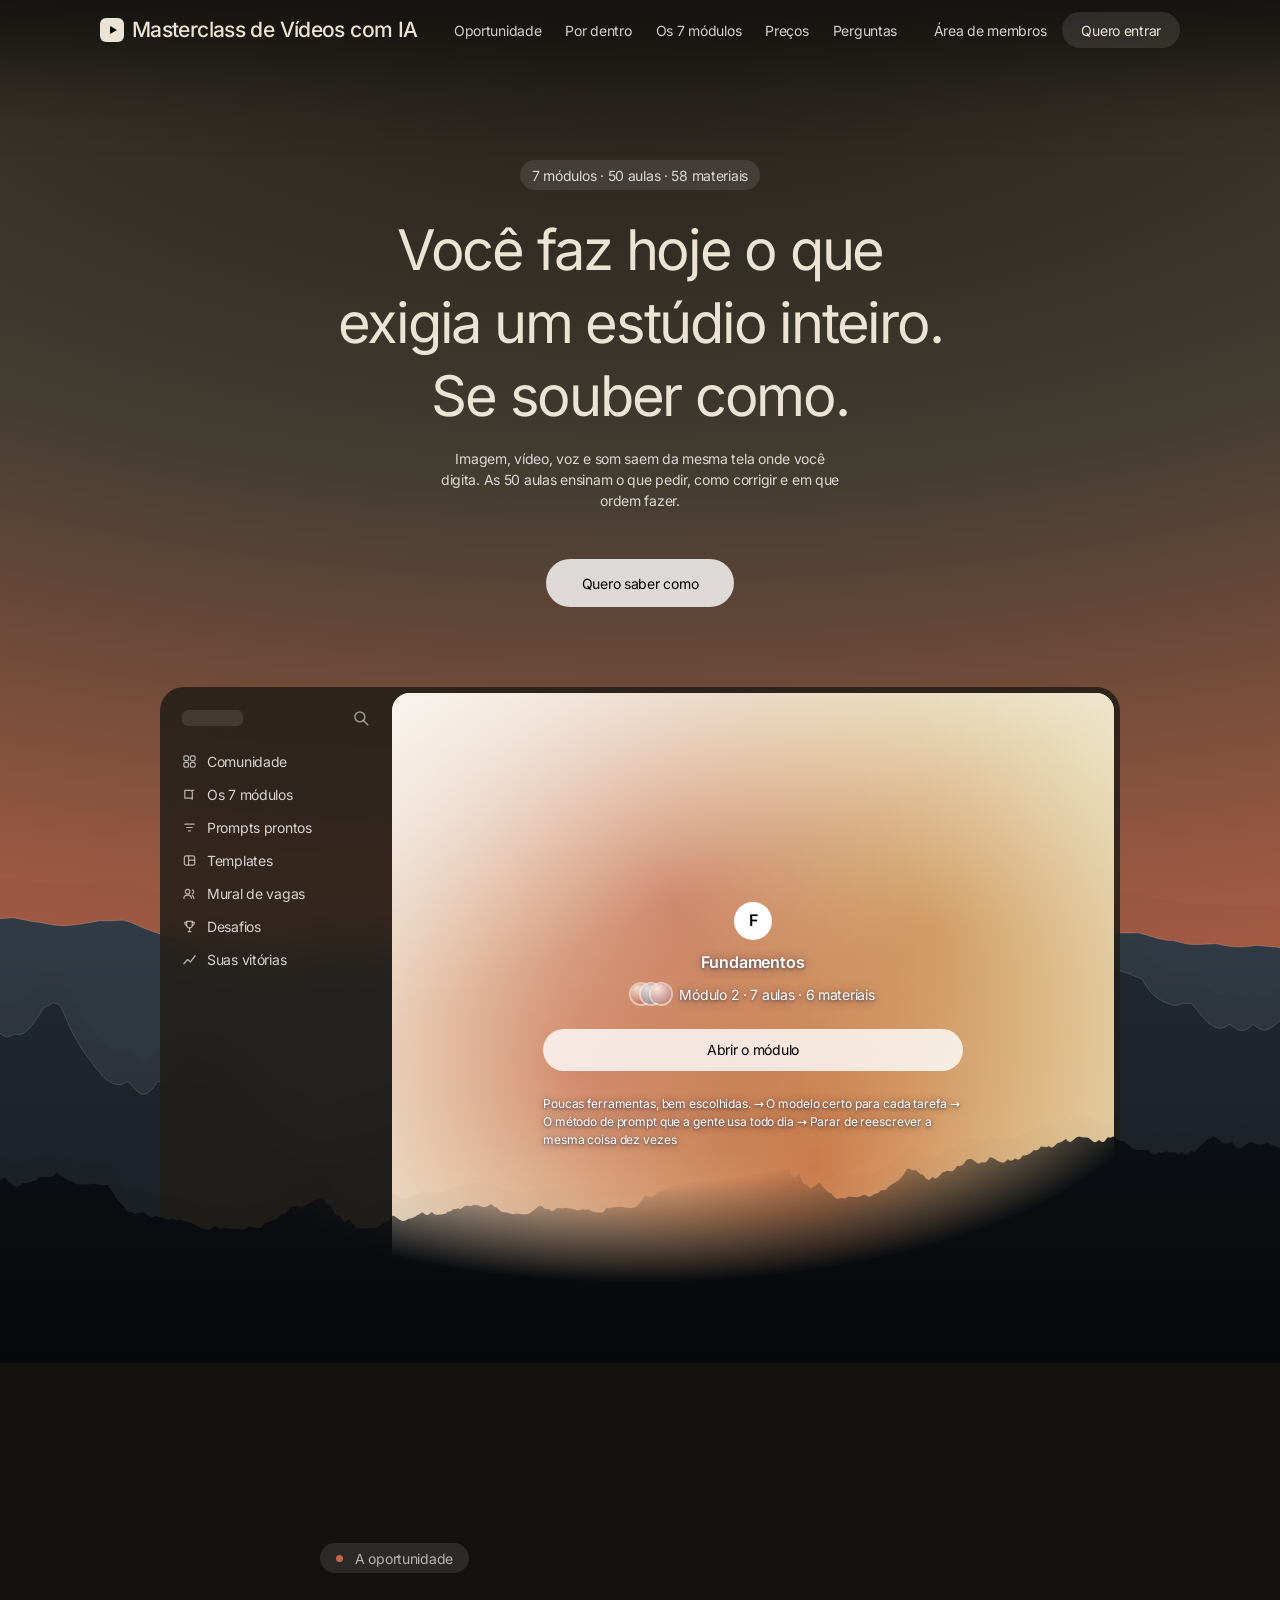
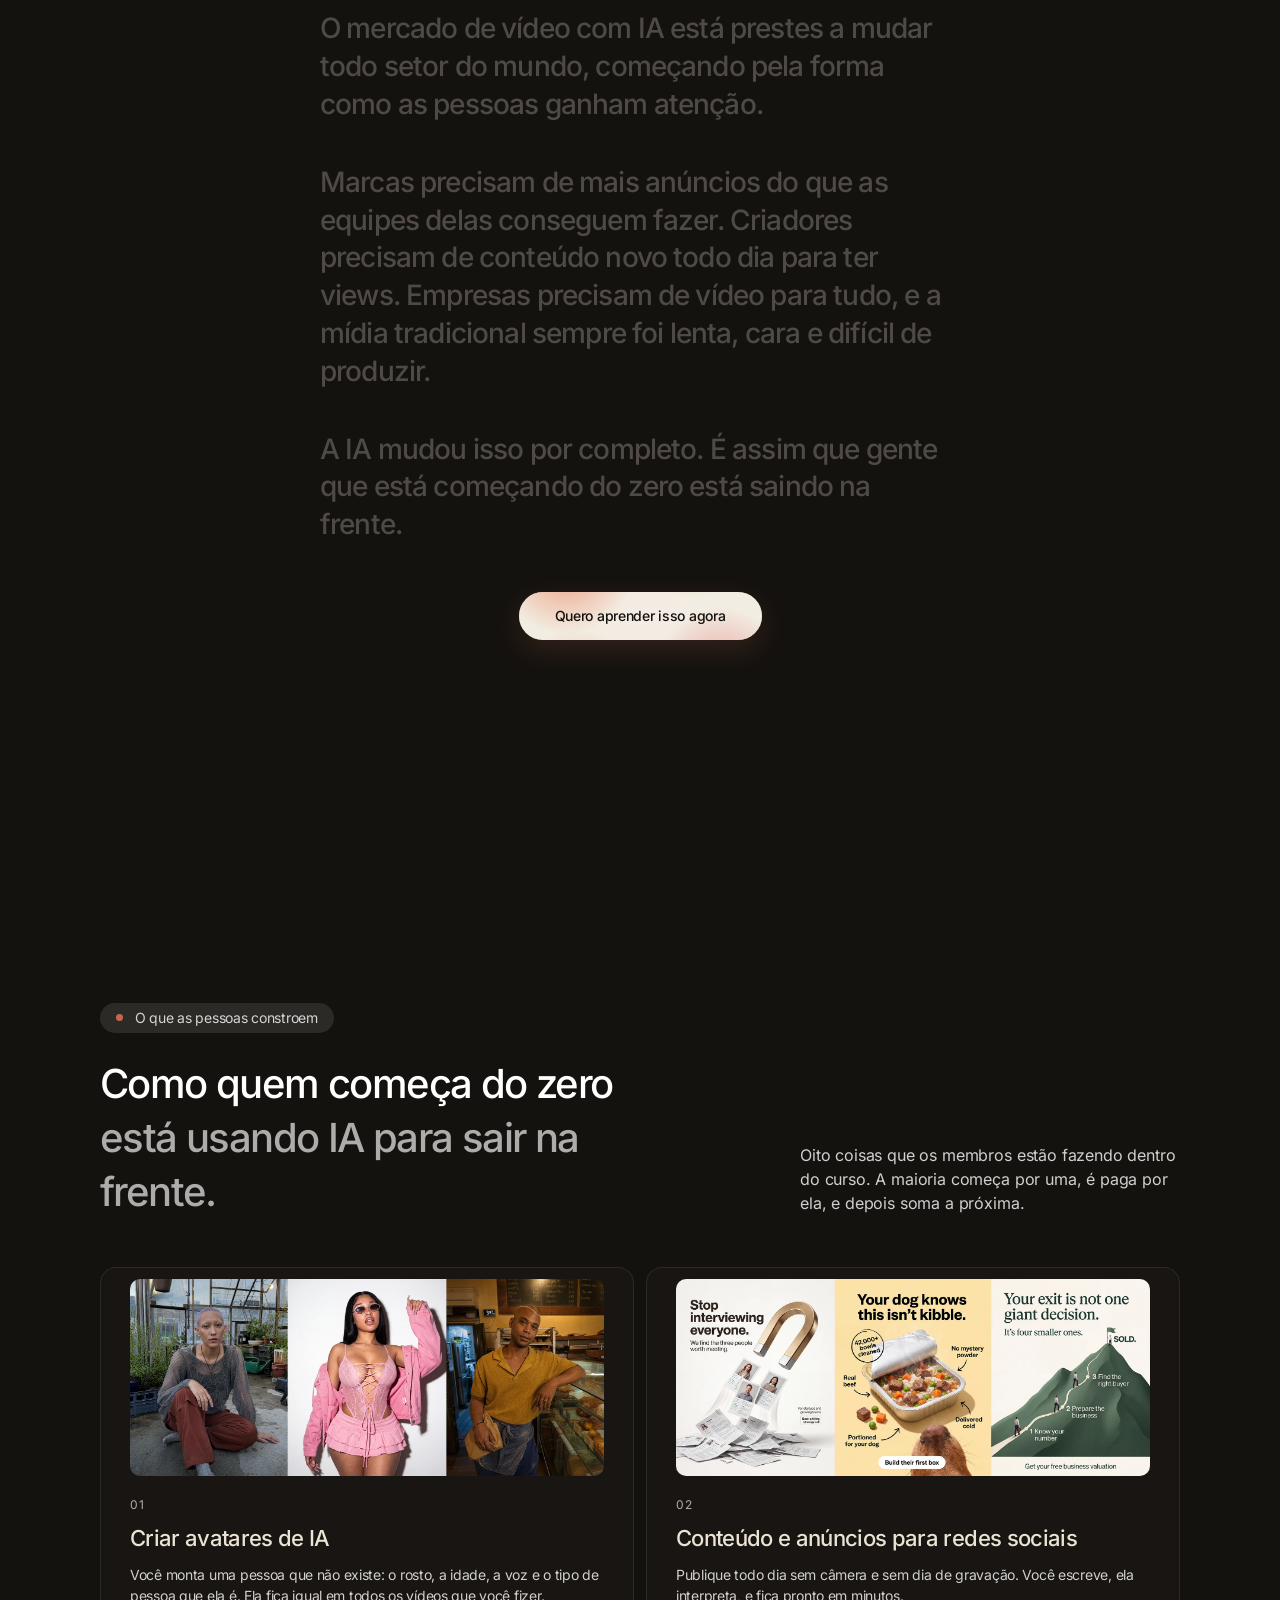
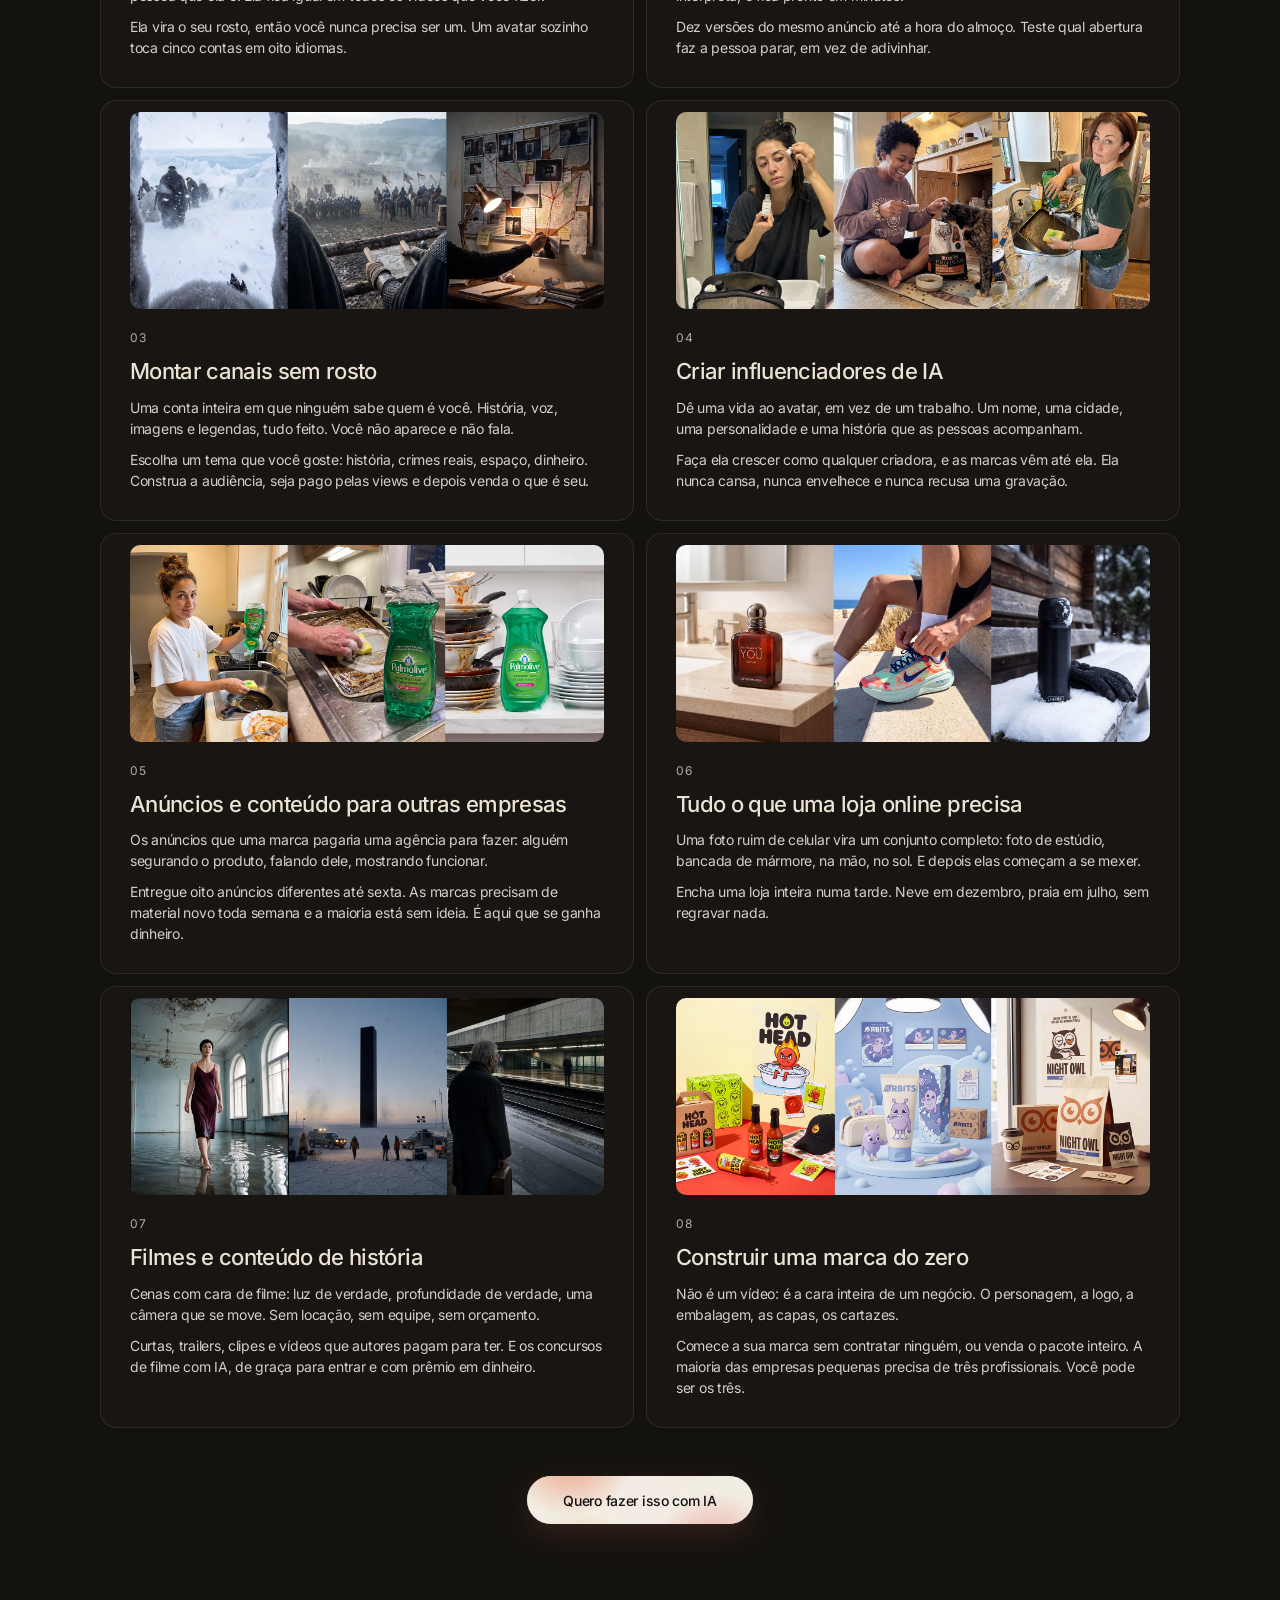
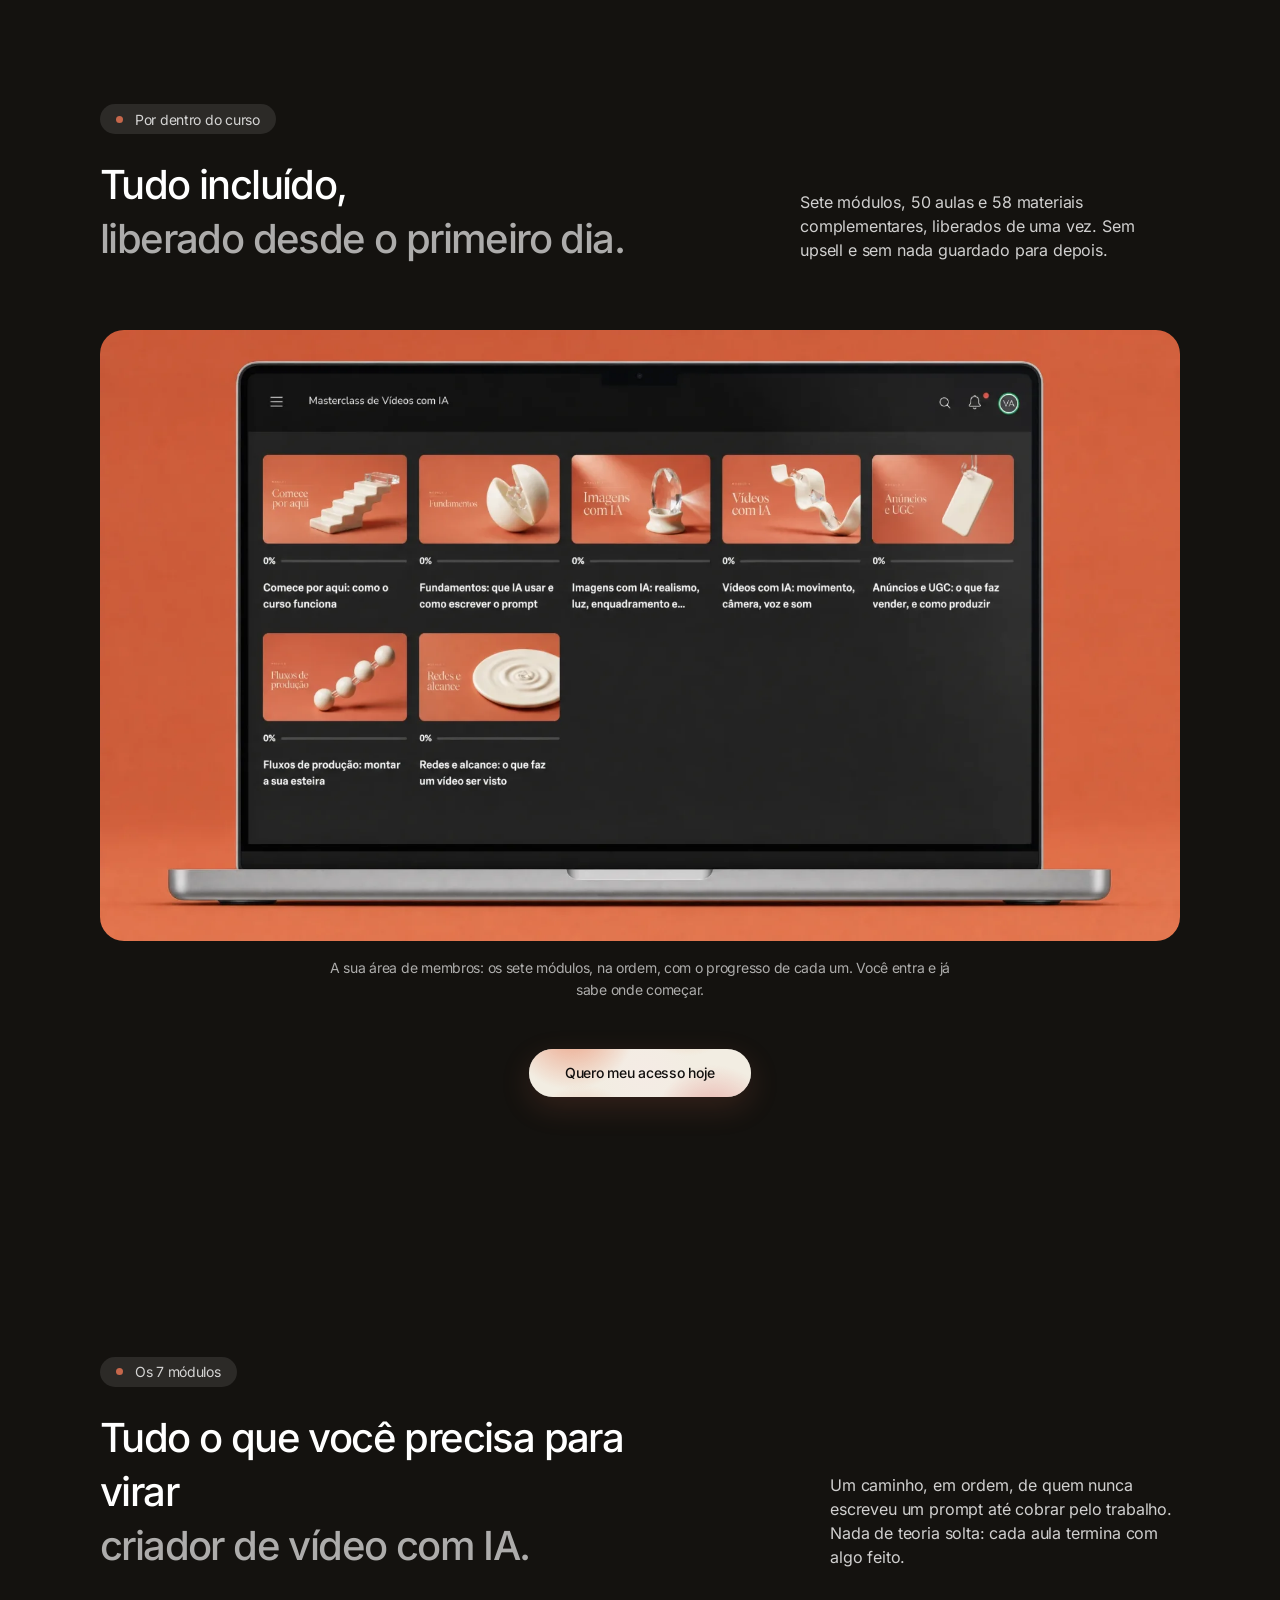
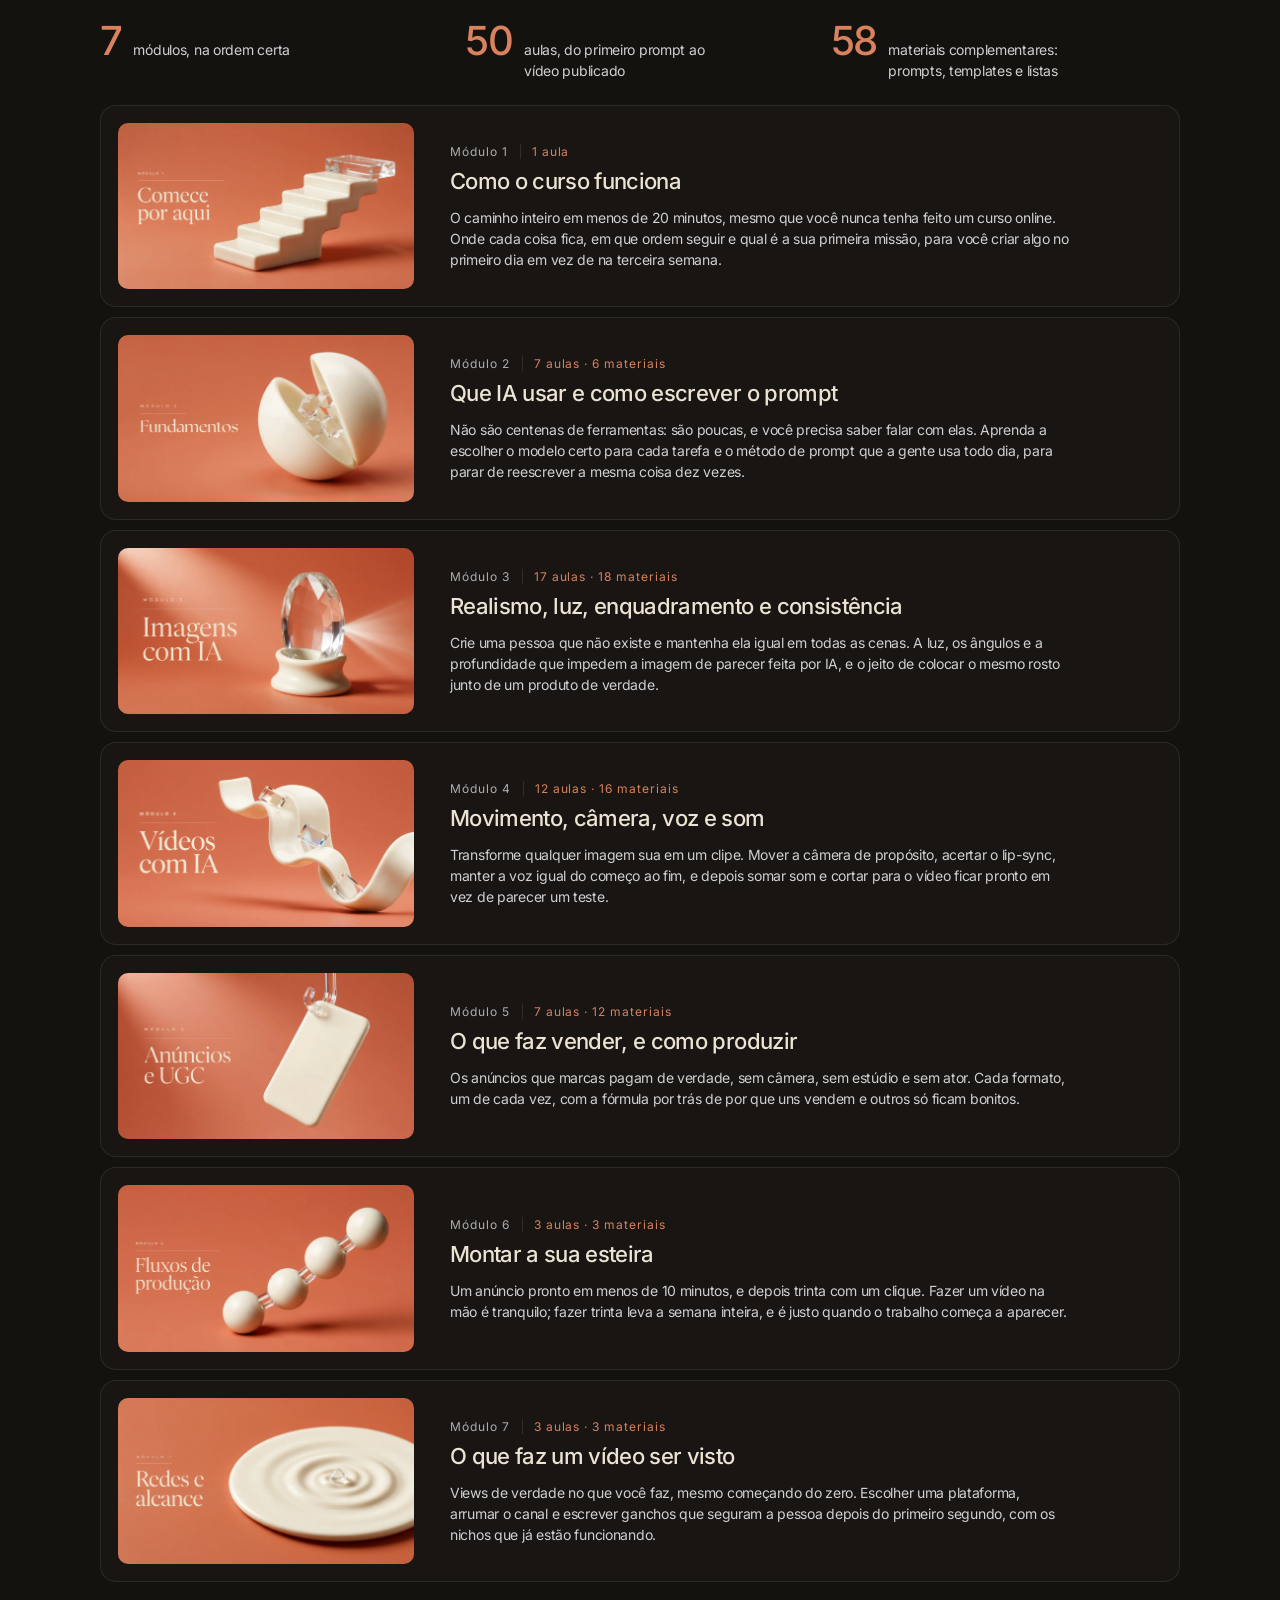
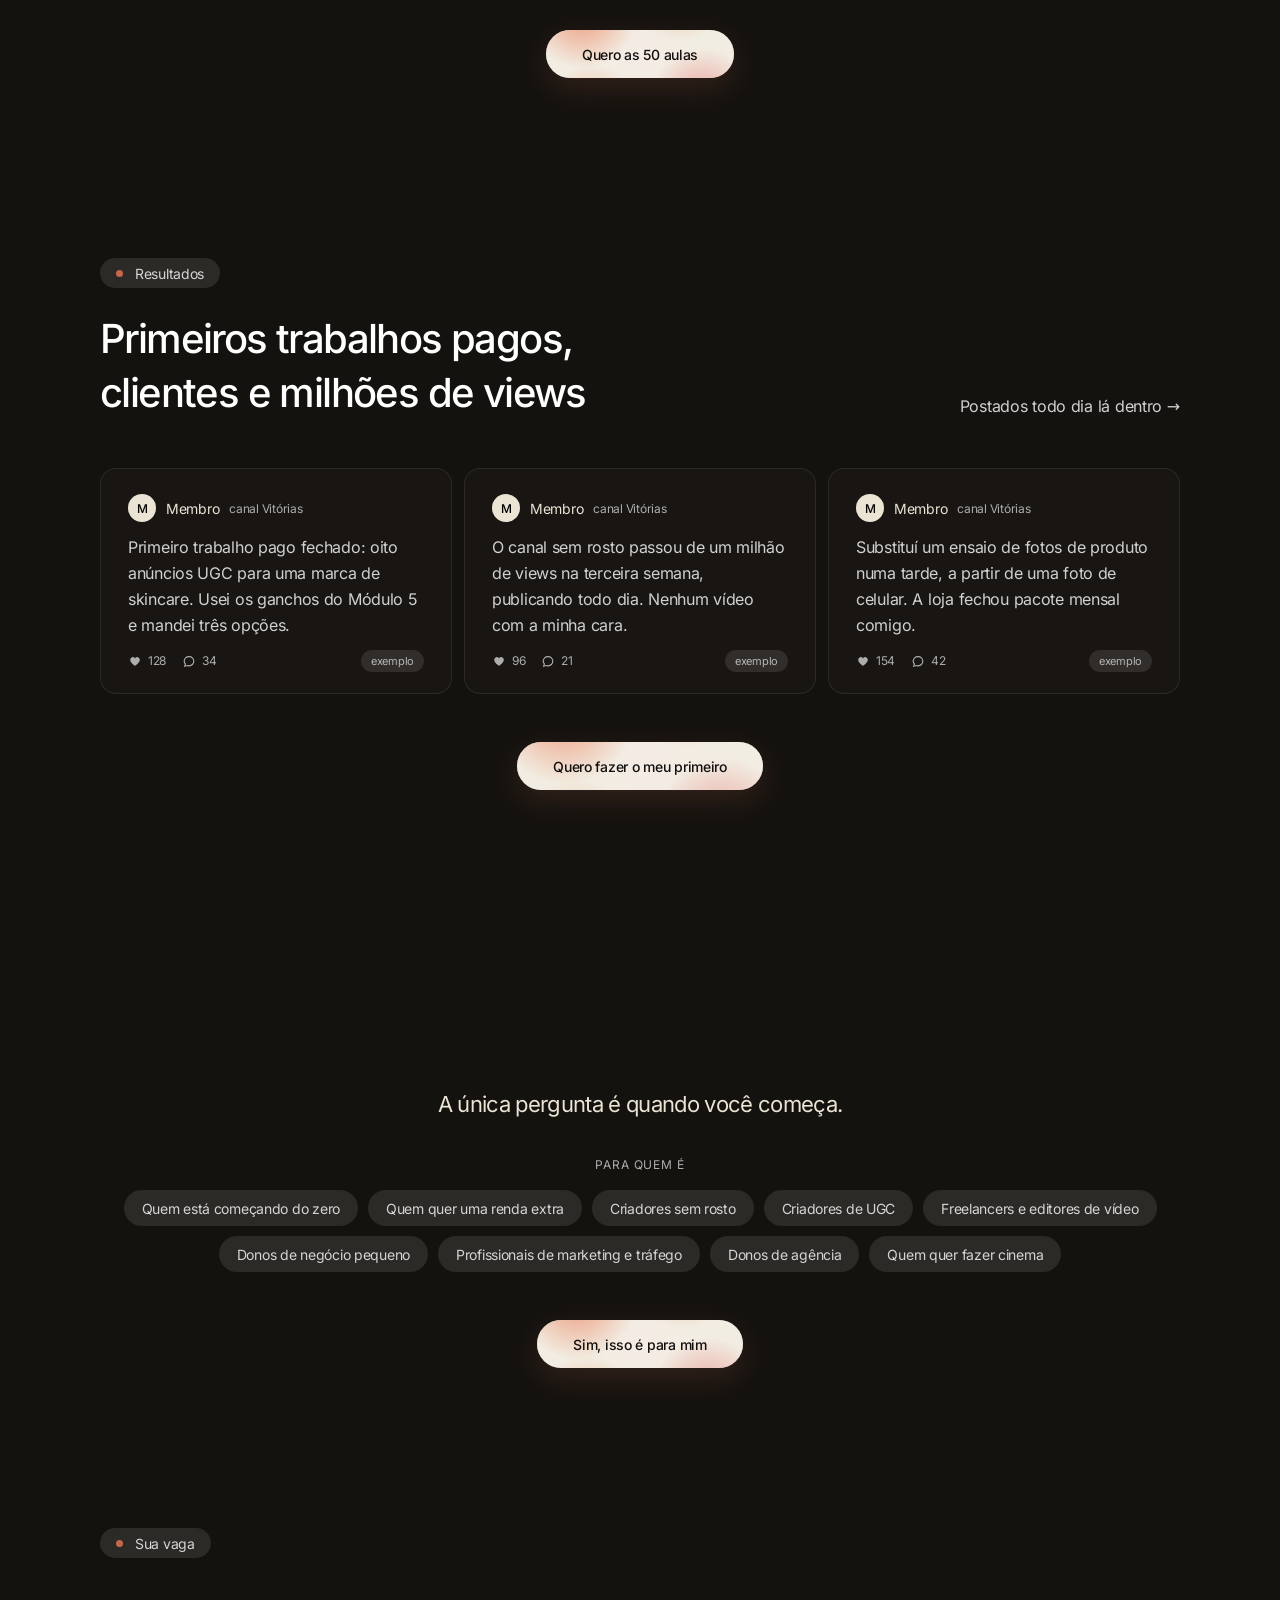
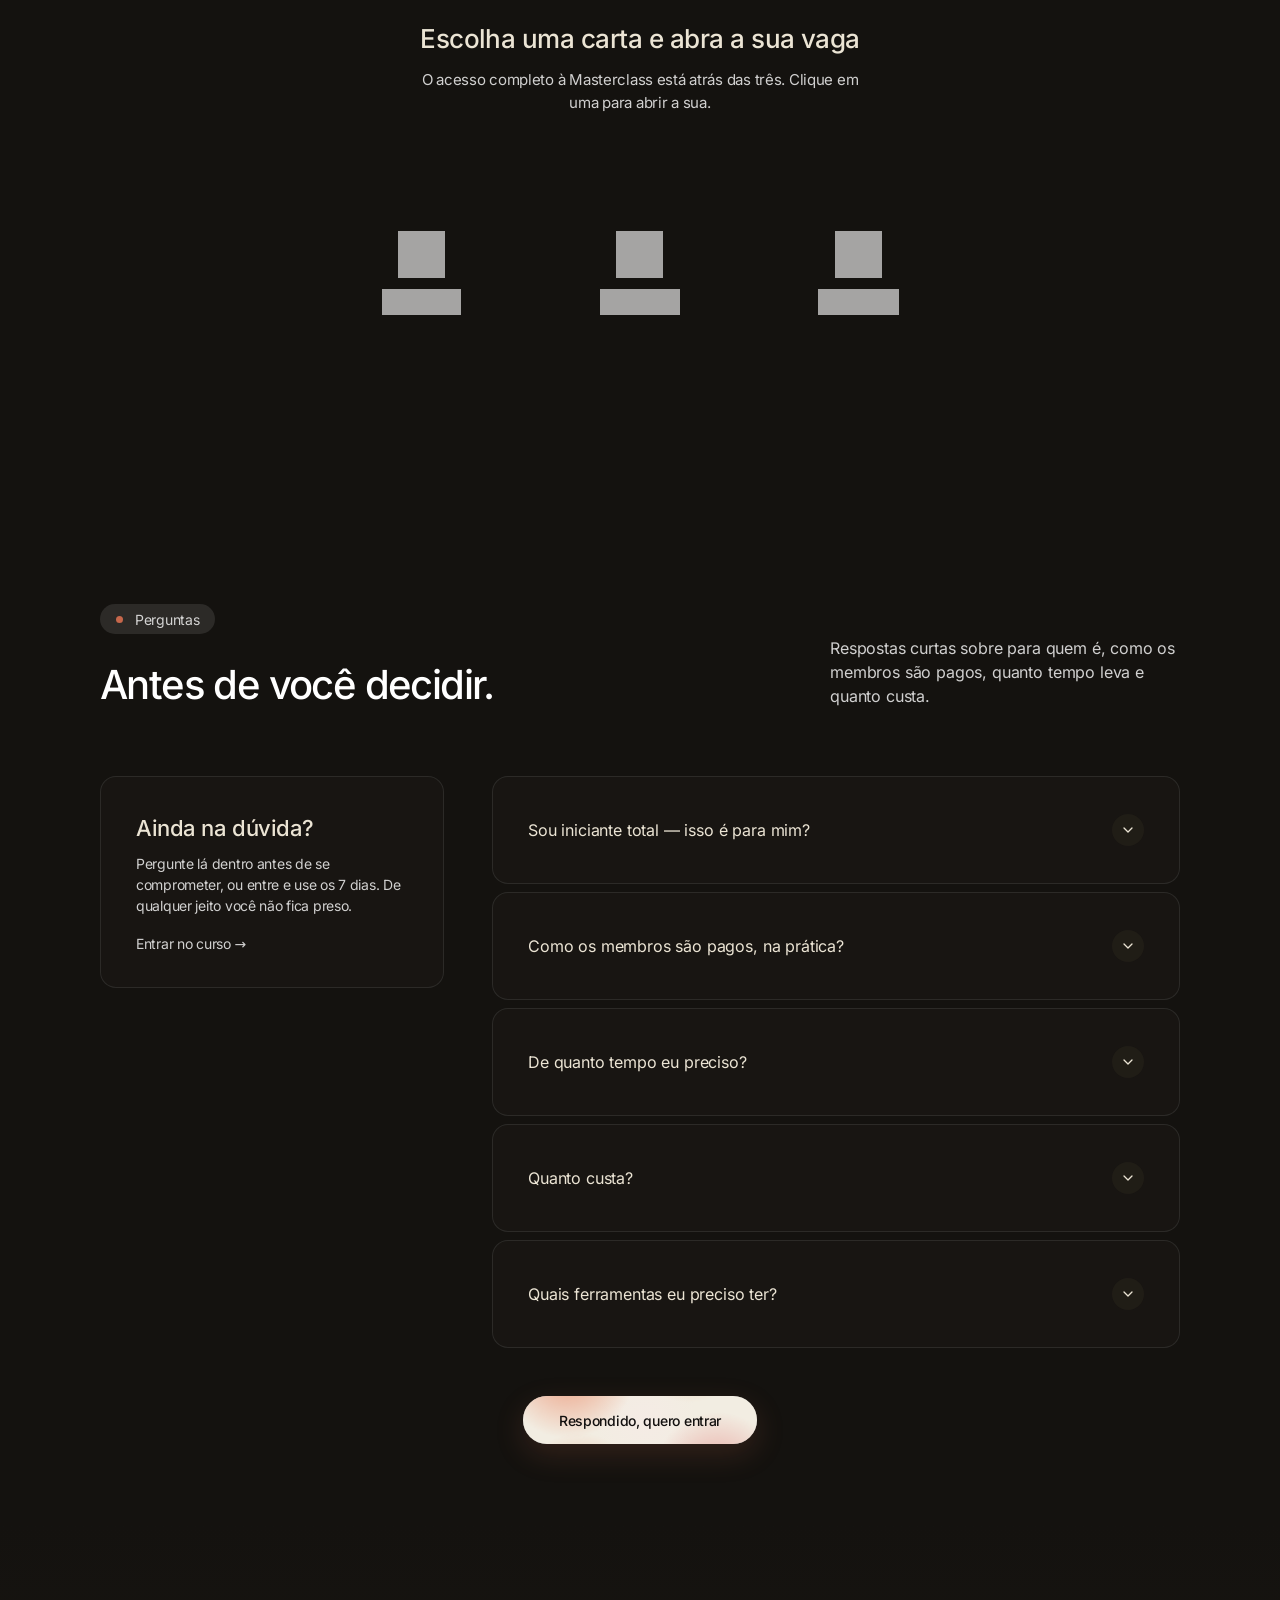
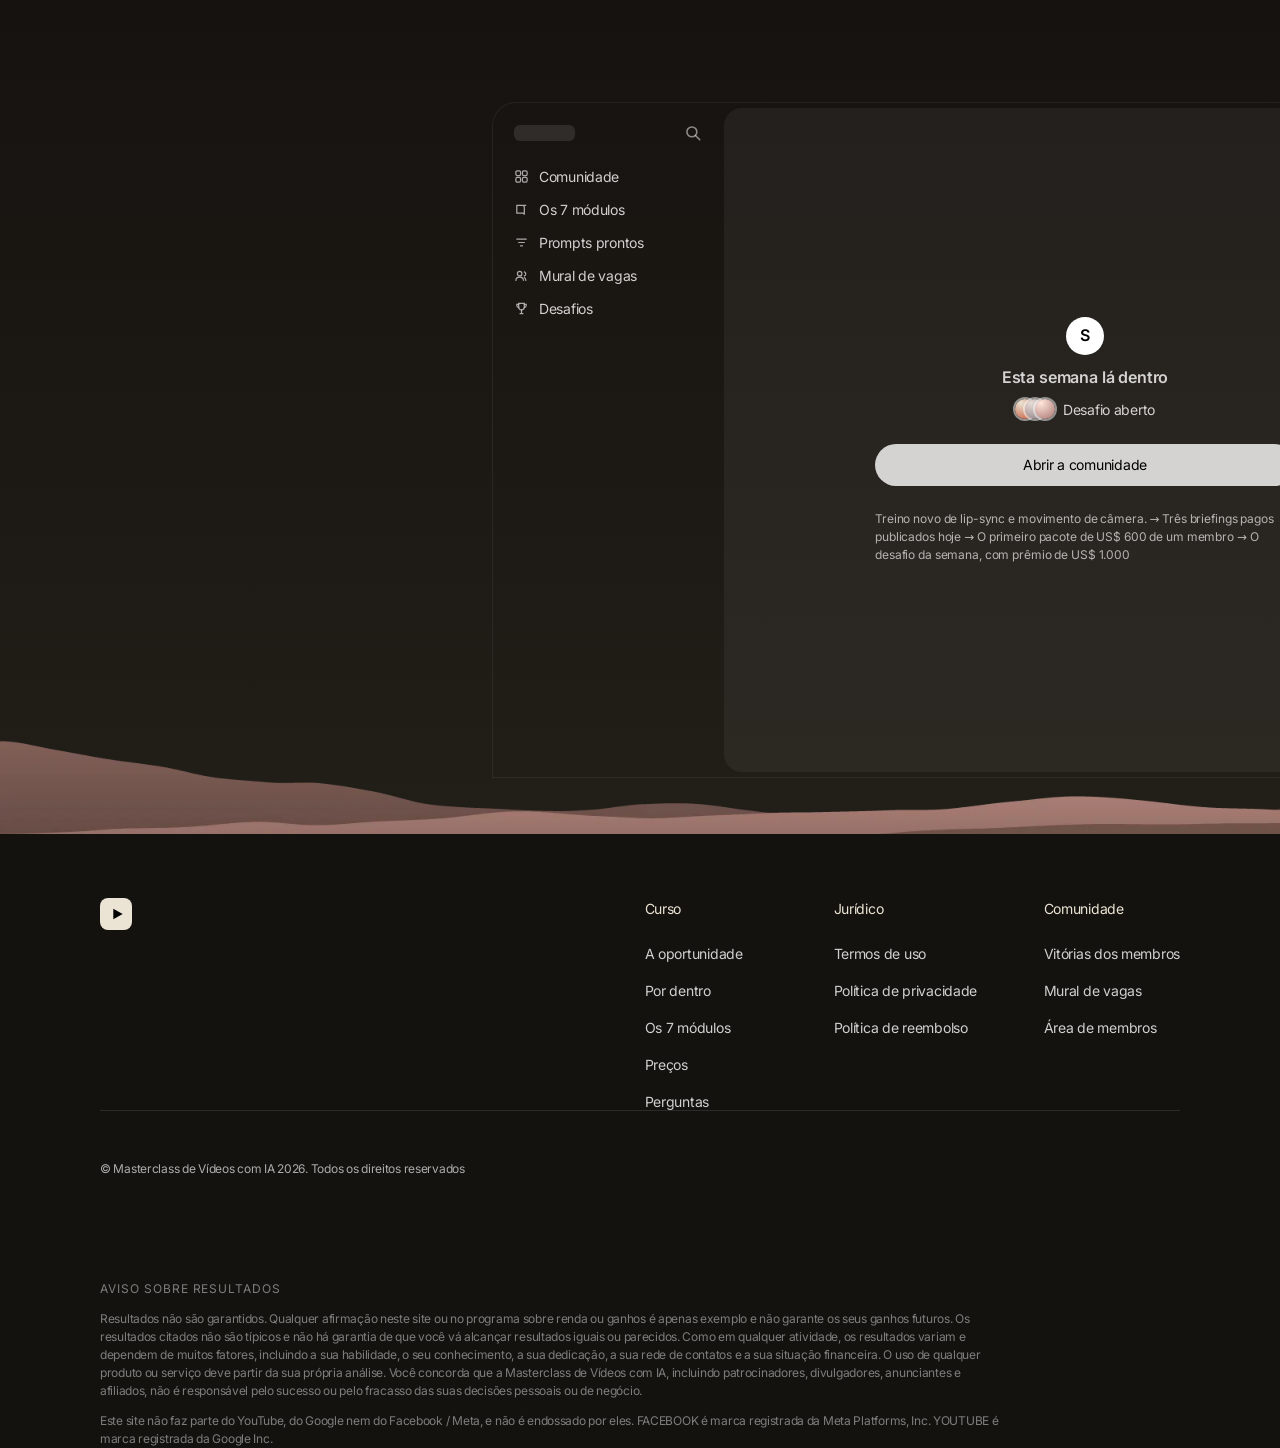
<file: index.html>
<!doctype html>
<html lang="pt-BR">
<head>
<meta charset="utf-8">
<meta name="viewport" content="width=device-width, initial-scale=1, viewport-fit=cover">
<title>Masterclass de Vídeos com IA: faça o que exigia um estúdio inteiro</title>
<meta name="description" content="Imagem, vídeo, voz e som saem da mesma tela onde você digita. As 50 aulas da Masterclass de Vídeos com IA ensinam o que pedir, como corrigir e em que ordem fazer, em sete módulos. Pagamento único, com 7 dias de garantia.">
<meta name="color-scheme" content="dark">
<link rel="icon" href="data:image/svg+xml,<svg xmlns='http://www.w3.org/2000/svg' viewBox='0 0 32 32'><rect width='32' height='32' rx='8' fill='%23EBE4D4'/><path d='M13 10.5v11l9-5.5z' fill='%23000'/></svg>">
<link rel="stylesheet" href="assets/fonts.css">
<link rel="stylesheet" href="scrollcraft.css">
<link rel="stylesheet" href="style.css">
</head>
<body>

<!-- um conjunto de ícones, desenhado para esta página, usado com <use> -->
<svg width="0" height="0" style="position:absolute" aria-hidden="true" focusable="false">
  <defs>
    <symbol id="i-search" viewBox="0 0 16 16"><circle cx="7" cy="7" r="4.4" fill="none" stroke="currentColor" stroke-width="1.4"/><path d="M10.4 10.4 14 14" stroke="currentColor" stroke-width="1.4" stroke-linecap="round"/></symbol>
    <symbol id="i-grid" viewBox="0 0 16 16"><g fill="none" stroke="currentColor" stroke-width="1.3"><rect x="2" y="2" width="5" height="5" rx="1.4"/><rect x="9" y="2" width="5" height="5" rx="1.4"/><rect x="2" y="9" width="5" height="5" rx="1.4"/><rect x="9" y="9" width="5" height="5" rx="1.4"/></g></symbol>
    <symbol id="i-chat" viewBox="0 0 16 16"><path d="M13.5 8.2a5.3 5.3 0 0 1-5.5 5.3 6 6 0 0 1-2-.3L3 14l.9-2.6A5.2 5.2 0 0 1 2.5 8.2 5.3 5.3 0 0 1 8 3a5.3 5.3 0 0 1 5.5 5.2Z" fill="none" stroke="currentColor" stroke-width="1.3"/></symbol>
    <symbol id="i-chart" viewBox="0 0 16 16"><path d="M2 12.5 6 8l3 2.6L14 4" fill="none" stroke="currentColor" stroke-width="1.4" stroke-linecap="round" stroke-linejoin="round"/></symbol>
    <symbol id="i-book" viewBox="0 0 16 16"><path d="M3 3.5h6a2 2 0 0 1 2 2v8a1.6 1.6 0 0 0-1.6-1.6H3V3.5ZM13 3.5H9.8" fill="none" stroke="currentColor" stroke-width="1.3"/></symbol>
    <symbol id="i-cal" viewBox="0 0 16 16"><g fill="none" stroke="currentColor" stroke-width="1.3" stroke-linecap="round"><rect x="2.5" y="3.5" width="11" height="10" rx="2"/><path d="M2.5 6.5h11M5.5 2v3M10.5 2v3"/></g></symbol>
    <symbol id="i-users" viewBox="0 0 16 16"><g fill="none" stroke="currentColor" stroke-width="1.3" stroke-linecap="round"><circle cx="6" cy="6" r="2.4"/><path d="M2 13.2c0-2.1 1.8-3.4 4-3.4s4 1.3 4 3.4M11 4.2a2.2 2.2 0 0 1 0 4.2M12.6 13.2c0-1.5-.6-2.5-1.6-3.1"/></g></symbol>
    <symbol id="i-award" viewBox="0 0 16 16"><g fill="none" stroke="currentColor" stroke-width="1.3" stroke-linecap="round"><path d="M5 2.5h6v4a3 3 0 0 1-6 0v-4Z"/><path d="M6.5 13.5h3M8 9.5v4M11 3.5h2v1.2a2 2 0 0 1-2 2M5 3.5H3v1.2a2 2 0 0 0 2 2"/></g></symbol>
    <symbol id="i-folder" viewBox="0 0 16 16"><path d="M2.5 4.5a1 1 0 0 1 1-1h3l1.5 1.6h4.5a1 1 0 0 1 1 1v6.4a1 1 0 0 1-1 1h-9a1 1 0 0 1-1-1v-8Z" fill="none" stroke="currentColor" stroke-width="1.2"/></symbol>
    <symbol id="i-file" viewBox="0 0 16 16"><g fill="none" stroke="currentColor" stroke-width="1.2" stroke-linejoin="round"><path d="M4 2.5h5l3 3v8H4v-11Z"/><path d="M9 2.5v3h3"/></g></symbol>
    <symbol id="i-arrow-l" viewBox="0 0 20 20"><path d="M16 10H4m0 0 5-5m-5 5 5 5" fill="none" stroke="currentColor" stroke-width="1.5" stroke-linecap="round" stroke-linejoin="round"/></symbol>
    <symbol id="i-arrow-r" viewBox="0 0 20 20"><path d="M4 10h12m0 0-5-5m5 5-5 5" fill="none" stroke="currentColor" stroke-width="1.5" stroke-linecap="round" stroke-linejoin="round"/></symbol>
    <symbol id="i-chev" viewBox="0 0 16 16"><path d="m4 6 4 4 4-4" fill="none" stroke="currentColor" stroke-width="1.3" stroke-linecap="round" stroke-linejoin="round"/></symbol>
    <symbol id="i-check" viewBox="0 0 14 14"><path d="m3.4 7.2 2.4 2.4 4.8-5" fill="none" stroke="currentColor" stroke-width="1.5" stroke-linecap="round" stroke-linejoin="round"/></symbol>
    <symbol id="i-focus" viewBox="0 0 21 21"><path d="M10.5 3v4.5m0 6V18M3 10.5h4.5m6 0H18" fill="none" stroke="currentColor" stroke-width="1.2" stroke-linecap="round"/></symbol>
    <symbol id="i-bell" viewBox="0 0 16 16"><path d="M4.5 11V7.5a3.5 3.5 0 0 1 7 0V11l1 1.2h-9L4.5 11ZM6.8 13.6a1.3 1.3 0 0 0 2.4 0" fill="none" stroke="currentColor" stroke-width="1.2" stroke-linejoin="round"/></symbol>
    <symbol id="i-plus" viewBox="0 0 16 16"><path d="M8 3.5v9M3.5 8h9" fill="none" stroke="currentColor" stroke-width="1.3" stroke-linecap="round"/></symbol>
    <symbol id="i-sliders" viewBox="0 0 16 16"><path d="M3 5h10M3 11h10M6 3.5v3M10.5 9.5v3" fill="none" stroke="currentColor" stroke-width="1.3" stroke-linecap="round"/></symbol>
    <symbol id="i-layout" viewBox="0 0 16 16"><g fill="none" stroke="currentColor" stroke-width="1.3" stroke-linejoin="round"><rect x="2.5" y="3" width="11" height="10" rx="1.8"/><path d="M7 3v10M7 7.5h6.5"/></g></symbol>
    <symbol id="i-type" viewBox="0 0 16 16"><path d="M4 13 7.4 3.5h1.2L12 13M5.4 9.4h5.2M3.5 14.5h9" fill="none" stroke="currentColor" stroke-width="1.2" stroke-linecap="round" stroke-linejoin="round"/></symbol>
    <symbol id="i-image" viewBox="0 0 16 16"><g fill="none" stroke="currentColor" stroke-width="1.2" stroke-linejoin="round"><rect x="2.5" y="3" width="11" height="10" rx="1.6"/><circle cx="6" cy="6.5" r="1.1"/><path d="m3 11.5 3.2-3 2.6 2.4 1.7-1.5 2.7 2.4"/></g></symbol>
    <symbol id="i-list" viewBox="0 0 16 16"><path d="M3 4.5h10M5 8h6M7 11.5h2" fill="none" stroke="currentColor" stroke-width="1.3" stroke-linecap="round"/></symbol>
    <symbol id="i-send" viewBox="0 0 16 16"><path d="M8 12.5v-9m0 0L4.5 7M8 3.5 11.5 7" fill="none" stroke="currentColor" stroke-width="1.5" stroke-linecap="round" stroke-linejoin="round"/></symbol>
    <symbol id="i-copy" viewBox="0 0 16 16"><g fill="none" stroke="currentColor" stroke-width="1.2"><rect x="5.5" y="5.5" width="8" height="8" rx="1.6"/><path d="M10.5 5.5V4a1.5 1.5 0 0 0-1.5-1.5H4A1.5 1.5 0 0 0 2.5 4v5A1.5 1.5 0 0 0 4 10.5h1.5"/></g></symbol>
    <symbol id="i-clock" viewBox="0 0 16 16"><g fill="none" stroke="currentColor" stroke-width="1.2" stroke-linecap="round"><circle cx="8" cy="8" r="5.5"/><path d="M8 5v3.2l2 1.3"/></g></symbol>
    <symbol id="i-link" viewBox="0 0 16 16"><path d="M7 9a2.5 2.5 0 0 0 3.6 0l2-2A2.5 2.5 0 0 0 9 3.4l-.8.8M9 7a2.5 2.5 0 0 0-3.6 0l-2 2A2.5 2.5 0 0 0 7 12.6l.8-.8" fill="none" stroke="currentColor" stroke-width="1.2" stroke-linecap="round"/></symbol>
    <symbol id="i-quote" viewBox="0 0 16 16"><path d="M3.5 11.5c0-3 .8-5 3-6.5M9.5 11.5c0-3 .8-5 3-6.5M3.5 11.5h2.5V9H3.5M9.5 11.5H12V9H9.5" fill="none" stroke="currentColor" stroke-width="1.2" stroke-linecap="round" stroke-linejoin="round"/></symbol>
    <symbol id="i-heading" viewBox="0 0 16 16"><path d="M4 3.5v9M12 3.5v9M4 8h8" fill="none" stroke="currentColor" stroke-width="1.4" stroke-linecap="round"/></symbol>
    <symbol id="i-split" viewBox="0 0 16 16"><g fill="none" stroke="currentColor" stroke-width="1.2" stroke-linejoin="round"><rect x="2" y="3.5" width="12" height="9" rx="1.6"/><path d="M8 3.5v9"/></g></symbol>
    <symbol id="i-rows" viewBox="0 0 16 16"><path d="M3 5h4M3 8h7M3 11h10" fill="none" stroke="currentColor" stroke-width="1.3" stroke-linecap="round"/></symbol>
    <symbol id="i-minus" viewBox="0 0 16 16"><path d="M3.5 8h9" fill="none" stroke="currentColor" stroke-width="1.4" stroke-linecap="round"/></symbol>
    <symbol id="i-lock" viewBox="0 0 16 16"><g fill="none" stroke="currentColor" stroke-width="1.2"><rect x="3.5" y="7" width="9" height="6.5" rx="1.6"/><path d="M5.5 7V5.5a2.5 2.5 0 0 1 5 0V7"/></g></symbol>
    <symbol id="i-eye" viewBox="0 0 16 16"><g fill="none" stroke="currentColor" stroke-width="1.2"><path d="M1.8 8S4 3.8 8 3.8 14.2 8 14.2 8 12 12.2 8 12.2 1.8 8 1.8 8Z"/><circle cx="8" cy="8" r="1.8"/></g></symbol>
    <symbol id="i-play" viewBox="0 0 16 16"><path d="M6 4.5v7l6-3.5z" fill="currentColor"/></symbol>
    <symbol id="i-x" viewBox="0 0 16 16"><path d="m4.5 4.5 7 7m0-7-7 7" fill="none" stroke="currentColor" stroke-width="1.5" stroke-linecap="round"/></symbol>
    <symbol id="i-heart" viewBox="0 0 16 16"><path d="M8 13.5S2.5 10.2 2.5 6.6A2.9 2.9 0 0 1 8 5.2a2.9 2.9 0 0 1 5.5 1.4c0 3.6-5.5 6.9-5.5 6.9z" fill="currentColor"/></symbol>
  </defs>
</svg>

<a class="f-skip" href="#about">Pular para o conteúdo</a>

<!-- ═══════════ TOPO ═══════════ -->
<header class="nav" id="nav">
  <div class="nav__bar">
    <a class="nav__mark" href="#top" aria-label="Masterclass de Vídeos com IA, voltar ao topo">
      <span class="nav__glyph" aria-hidden="true">
        <svg viewBox="0 0 24 24" fill="none"><rect width="24" height="24" rx="6" fill="#EBE4D4"/><path d="M10 8v8l7-4z" fill="#000"/></svg>
      </span>
      <span>Masterclass de Vídeos com IA</span>
    </a>
    <nav class="nav__links" aria-label="Principal">
      <a href="#about">Oportunidade</a>
      <a href="#features">Por dentro</a>
      <a href="#modules">Os 7 módulos</a>
      <a href="#pricing">Preços</a>
      <a href="#faq">Perguntas</a>
    </nav>
    <div class="nav__actions">
      <a class="nav__login" href="#start">Área de membros</a>
      <a class="btn btn--glass nav__cta" href="#pricing">Quero entrar</a>
      <button class="nav__burger" type="button" aria-label="Abrir menu" aria-expanded="false" aria-controls="navPanel">
        <svg viewBox="0 0 24 24" fill="none" aria-hidden="true"><path class="nav__burger-a" d="M4 9h16" stroke="currentColor" stroke-width="1.6" stroke-linecap="round"/><path class="nav__burger-b" d="M4 15h16" stroke="currentColor" stroke-width="1.6" stroke-linecap="round"/></svg>
      </button>
    </div>
  </div>
  <div class="nav__panel" id="navPanel" hidden>
    <nav aria-label="Menu">
      <a href="#about">Oportunidade</a>
      <a href="#features">Por dentro</a>
      <a href="#modules">Os 7 módulos</a>
      <a href="#pricing">Preços</a>
      <a href="#faq">Perguntas</a>
    </nav>
    <a class="btn btn--glass" href="#pricing">Quero entrar</a>
  </div>
</header>

<main>

  <!-- ═══════════ TOPO DA PÁGINA ═══════════ -->
  <section id="top" class="hero-act" data-sc-act="flow">
    <div class="hero">

      <div class="hero__sky" aria-hidden="true"></div>

      <div class="ridge ridge--far" aria-hidden="true"><canvas id="ridgeFar"></canvas></div>
      <div class="ridge ridge--mid" aria-hidden="true"><canvas id="ridgeMid"></canvas></div>
      <div class="ridge ridge--near" aria-hidden="true"><canvas id="ridgeNear"></canvas></div>

      <div class="hero__copy" data-sc-cue="0 1 0 0">
        <span class="pill pill--plain">7 módulos &middot; 50 aulas &middot; 58 materiais</span>
        <!-- os espaços depois de cada <br> importam: no celular as quebras
             somem e as palavras precisam manter o espaço -->
        <h1 class="t-hero">Você faz hoje o que<br> exigia um estúdio inteiro.<br> Se souber como.</h1>
        <p class="hero__sub">Imagem, vídeo, voz e som saem da mesma tela onde você digita. As 50
          aulas ensinam o que pedir, como corrigir e em que ordem fazer.</p>
        <a class="btn btn--solid btn--lg" href="#pricing">Quero saber como</a>
      </div>

      <!-- o painel de membro: uma ilustração, escondida de leitores de tela -->
      <div class="app app--hero" aria-hidden="true">
        <div class="app__side">
          <div class="app__search"><i></i><svg><use href="#i-search"/></svg></div>
          <ul class="app__nav">
            <li aria-current="true"><svg><use href="#i-grid"/></svg>Comunidade</li>
            <li><svg><use href="#i-book"/></svg>Os 7 módulos</li>
            <li><svg><use href="#i-list"/></svg>Prompts prontos</li>
            <li><svg><use href="#i-layout"/></svg>Templates</li>
            <li><svg><use href="#i-users"/></svg>Mural de vagas</li>
            <li><svg><use href="#i-award"/></svg>Desafios</li>
            <li><svg><use href="#i-chart"/></svg>Suas vitórias</li>
          </ul>
        </div>

        <div class="app__main">
          <canvas class="app__mesh" id="mesh"></canvas>
          <!-- quatro projetos de membros, um por vez -->
          <div class="rotor" data-rotor>
            <div class="preview is-on" data-tint="0">
              <span class="preview__av">F</span>
              <p class="preview__name">Fundamentos</p>
              <p class="preview__meta"><span class="preview__faces"><i></i><i></i><i></i></span>Módulo 2 &middot; 7 aulas &middot; 6 materiais</p>
              <a class="preview__cta" href="#pricing" tabindex="-1">Abrir o módulo</a>
              <p class="preview__desc">Poucas ferramentas, bem escolhidas. &rarr; O modelo certo para cada tarefa &rarr; O método de prompt que a gente usa todo dia &rarr; Parar de reescrever a mesma coisa dez vezes</p>
            </div>
            <div class="preview" data-tint="10">
              <span class="preview__av">I</span>
              <p class="preview__name">Imagens com IA</p>
              <p class="preview__meta"><span class="preview__faces"><i></i><i></i><i></i></span>Módulo 3 &middot; 17 aulas &middot; 18 materiais</p>
              <a class="preview__cta" href="#pricing" tabindex="-1">Abrir o módulo</a>
              <p class="preview__desc">Realismo, luz, enquadramento e consistência. &rarr; A luz e os ângulos que tiram a cara de IA &rarr; A mesma pessoa em todas as cenas &rarr; O mesmo rosto junto de um produto de verdade</p>
            </div>
            <div class="preview" data-tint="-18">
              <span class="preview__av">V</span>
              <p class="preview__name">Vídeos com IA</p>
              <p class="preview__meta"><span class="preview__faces"><i></i><i></i><i></i></span>Módulo 4 &middot; 12 aulas &middot; 16 materiais</p>
              <a class="preview__cta" href="#pricing" tabindex="-1">Abrir o módulo</a>
              <p class="preview__desc">Movimento, câmera, voz e som. &rarr; Mover a câmera de propósito &rarr; Lip-sync e a mesma voz do começo ao fim &rarr; Som e corte até o vídeo ficar pronto</p>
            </div>
            <div class="preview" data-tint="-9">
              <span class="preview__av">A</span>
              <p class="preview__name">Anúncios e UGC</p>
              <p class="preview__meta"><span class="preview__faces"><i></i><i></i><i></i></span>Módulo 5 &middot; 7 aulas &middot; 12 materiais</p>
              <a class="preview__cta" href="#pricing" tabindex="-1">Abrir o módulo</a>
              <p class="preview__desc">O que faz vender, e como produzir. &rarr; Sem câmera, sem estúdio e sem ator &rarr; Cada formato, um de cada vez &rarr; Por que uns vendem e outros só ficam bonitos</p>
            </div>
          </div>
        </div>
      </div>

    </div>
  </section>

  <!-- ═══════════ NÚMEROS ═══════════ -->
  <!-- ═══════════ A OPORTUNIDADE ═══════════ -->
  <section id="about" class="intro" data-sc-act="flow">
    <div class="intro__col">
      <span class="pill pill--dim" data-sc-in><i aria-hidden="true"></i>A oportunidade</span>
      <div class="intro__body" data-intro>
        <p class="intro__p" data-sc-in>O mercado de vídeo com IA está prestes a mudar todo setor
          do mundo, começando pela forma como as pessoas ganham atenção.</p>
        <p class="intro__p" data-sc-in>Marcas precisam de mais anúncios do que as equipes delas
          conseguem fazer. Criadores precisam de conteúdo novo todo dia para ter views. Empresas
          precisam de vídeo para tudo, e a mídia tradicional sempre foi lenta, cara e difícil de
          produzir.</p>
        <p class="intro__p" data-sc-in>A IA mudou isso por completo. É assim que gente que está
          começando do zero está saindo na frente.</p>
      </div>

      <div class="cta-band" data-sc-in>
        <a class="btn btn--lg btn--mesh" href="#pricing">Quero aprender isso agora</a>
      </div>
    </div>
  </section>

  <!-- ═══════════ O QUE AS PESSOAS CONSTROEM ═══════════ -->
  <section id="uses" class="uses" data-sc-act="flow">
    <div class="shell">
      <div class="head">
        <div class="head__main" data-sc-in>
          <span class="pill"><i aria-hidden="true"></i>O que as pessoas constroem</span>
          <h2 class="t-xl">Como quem começa do zero<br class="br-d"> <span class="t-dim">está usando IA para sair na frente.</span></h2>
        </div>
        <p class="head__aside head__aside--wide" data-sc-in>Oito coisas que os membros estão
          fazendo dentro do curso. A maioria começa por uma, é paga por ela, e depois soma a
          próxima.</p>
      </div>

      <div class="uses__grid" data-sc-in data-sc-stagger="50">
        <article class="use rim">
          <img class="use__img" src="assets/site/how-1-avatars.webp" alt="Três avatares de IA fotorrealistas" width="719" height="299" decoding="async" loading="lazy">
          <p class="use__n">01</p>
          <h3 class="use__h">Criar avatares de IA</h3>
          <p class="use__p">Você monta uma pessoa que não existe: o rosto, a idade, a voz e o
            tipo de pessoa que ela é. Ela fica igual em todos os vídeos que você fizer.</p>
          <p class="use__p">Ela vira o seu rosto, então você nunca precisa ser um. Um avatar
            sozinho toca cinco contas em oito idiomas.</p>
        </article>
        <article class="use rim">
          <img class="use__img" src="assets/site/how-2-social-ads.webp" alt="Três anúncios feitos com IA para redes sociais" width="719" height="299" decoding="async" loading="lazy">
          <p class="use__n">02</p>
          <h3 class="use__h">Conteúdo e anúncios para redes sociais</h3>
          <p class="use__p">Publique todo dia sem câmera e sem dia de gravação. Você escreve, ela
            interpreta, e fica pronto em minutos.</p>
          <p class="use__p">Dez versões do mesmo anúncio até a hora do almoço. Teste qual abertura
            faz a pessoa parar, em vez de adivinhar.</p>
        </article>
        <article class="use rim">
          <img class="use__img" src="assets/site/how-3-faceless.webp" alt="Três cenas de canais sem rosto feitos com IA" width="719" height="299" decoding="async" loading="lazy">
          <p class="use__n">03</p>
          <h3 class="use__h">Montar canais sem rosto</h3>
          <p class="use__p">Uma conta inteira em que ninguém sabe quem é você. História, voz,
            imagens e legendas, tudo feito. Você não aparece e não fala.</p>
          <p class="use__p">Escolha um tema que você goste: história, crimes reais, espaço,
            dinheiro. Construa a audiência, seja pago pelas views e depois venda o que é seu.</p>
        </article>
        <article class="use rim">
          <img class="use__img" src="assets/site/how-4-influencer.webp" alt="Conteúdo de influenciadora de IA com aparência de vida real" width="719" height="299" decoding="async" loading="lazy">
          <p class="use__n">04</p>
          <h3 class="use__h">Criar influenciadores de IA</h3>
          <p class="use__p">Dê uma vida ao avatar, em vez de um trabalho. Um nome, uma cidade, uma
            personalidade e uma história que as pessoas acompanham.</p>
          <p class="use__p">Faça ela crescer como qualquer criadora, e as marcas vêm até ela. Ela
            nunca cansa, nunca envelhece e nunca recusa uma gravação.</p>
        </article>
        <article class="use rim">
          <img class="use__img" src="assets/site/how-5-business-ads.webp" alt="Anúncios UGC feitos com IA para uma marca de produto de limpeza" width="719" height="299" decoding="async" loading="lazy">
          <p class="use__n">05</p>
          <h3 class="use__h">Anúncios e conteúdo para outras empresas</h3>
          <p class="use__p">Os anúncios que uma marca pagaria uma agência para fazer: alguém
            segurando o produto, falando dele, mostrando funcionar.</p>
          <p class="use__p">Entregue oito anúncios diferentes até sexta. As marcas precisam de
            material novo toda semana e a maioria está sem ideia. É aqui que se ganha dinheiro.</p>
        </article>
        <article class="use rim">
          <img class="use__img" src="assets/site/how-6-ecom.webp" alt="Fotos de produto para loja online feitas com IA" width="719" height="299" decoding="async" loading="lazy">
          <p class="use__n">06</p>
          <h3 class="use__h">Tudo o que uma loja online precisa</h3>
          <p class="use__p">Uma foto ruim de celular vira um conjunto completo: foto de estúdio,
            bancada de mármore, na mão, no sol. E depois elas começam a se mexer.</p>
          <p class="use__p">Encha uma loja inteira numa tarde. Neve em dezembro, praia em julho,
            sem regravar nada.</p>
        </article>
        <article class="use rim">
          <img class="use__img" src="assets/site/how-7-films.webp" alt="Cenas cinematográficas feitas com IA" width="719" height="299" decoding="async" loading="lazy">
          <p class="use__n">07</p>
          <h3 class="use__h">Filmes e conteúdo de história</h3>
          <p class="use__p">Cenas com cara de filme: luz de verdade, profundidade de verdade, uma
            câmera que se move. Sem locação, sem equipe, sem orçamento.</p>
          <p class="use__p">Curtas, trailers, clipes e vídeos que autores pagam para ter. E os
            concursos de filme com IA, de graça para entrar e com prêmio em dinheiro.</p>
        </article>
        <article class="use rim">
          <img class="use__img" src="assets/site/how-8-brand.webp" alt="Três identidades de marca completas feitas com IA" width="719" height="299" decoding="async" loading="lazy">
          <p class="use__n">08</p>
          <h3 class="use__h">Construir uma marca do zero</h3>
          <p class="use__p">Não é um vídeo: é a cara inteira de um negócio. O personagem, a
            logo, a embalagem, as capas, os cartazes.</p>
          <p class="use__p">Comece a sua marca sem contratar ninguém, ou venda o pacote inteiro. A
            maioria das empresas pequenas precisa de três profissionais. Você pode ser os três.</p>
        </article>
      </div>

      <div class="cta-band" data-sc-in>
        <a class="btn btn--lg btn--mesh" href="#pricing">Quero fazer isso com IA</a>
      </div>
    </div>
  </section>

  <!-- ═══════════ POR DENTRO ═══════════ -->
  <section id="features" class="tour" data-sc-act="flow">
    <div class="shell">
      <div class="head">
        <div class="head__main" data-sc-in>
          <span class="pill"><i aria-hidden="true"></i>Por dentro do curso</span>
          <h2 class="t-xl">Tudo incluído,<br class="br-d"> <span class="t-dim">liberado desde o primeiro dia.</span></h2>
        </div>
        <p class="head__aside head__aside--wide" data-sc-in>Sete módulos, 50 aulas e 58 materiais
          complementares, liberados de uma vez. Sem upsell e sem nada guardado para depois.</p>
      </div>

      <figure class="shot" data-sc-in>
        <img class="shot__img" src="assets/plataforma.webp" alt="A área de membros da Masterclass de Vídeos com IA, com as capas dos sete módulos e o progresso de cada um" width="1800" height="1018" decoding="async" loading="lazy">
        <figcaption class="shot__cap">A sua área de membros: os sete módulos, na ordem, com o
          progresso de cada um. Você entra e já sabe onde começar.</figcaption>
      </figure>

      <div class="cta-band" data-sc-in>
        <a class="btn btn--lg btn--mesh" href="#pricing">Quero meu acesso hoje</a>
      </div>
    </div>
  </section>

  <!-- ═══════════ OS 7 MÓDULOS ═══════════ -->
  <section id="modules" class="phases" data-sc-act="flow">
    <div class="shell">
      <div class="head">
        <div class="head__main" data-sc-in>
          <span class="pill"><i aria-hidden="true"></i>Os 7 módulos</span>
          <h2 class="t-xl">Tudo o que você precisa para virar<br class="br-d"> <span class="t-dim">criador de vídeo com IA.</span></h2>
        </div>
        <p class="head__aside" data-sc-in>Um caminho, em ordem, de quem nunca escreveu um prompt
          até cobrar pelo trabalho. Nada de teoria solta: cada aula termina com algo feito.</p>
      </div>

      <ul class="mods__stats" data-sc-in data-sc-stagger="60">
        <li><b>7</b><span>módulos, na ordem certa</span></li>
        <li><b>50</b><span>aulas, do primeiro prompt ao vídeo publicado</span></li>
        <li><b>58</b><span>materiais complementares: prompts, templates e listas</span></li>
      </ul>

      <ol class="mods" data-sc-in data-sc-stagger="40">
        <li class="mod rim">
          <img class="mod__cover" src="assets/modulo1.webp" alt="Capa do módulo 1, Comece por aqui" width="1200" height="675" decoding="async" loading="lazy">
          <div class="mod__text">
            <p class="mod__n">Módulo 1<span class="mod__meta">1 aula</span></p>
            <h3 class="mod__h">Como o curso funciona</h3>
            <p class="mod__p">O caminho inteiro em menos de 20 minutos, mesmo que você nunca tenha feito um curso online. Onde cada coisa fica, em que ordem seguir e qual é a sua primeira missão, para você criar algo no primeiro dia em vez de na terceira semana.</p>
          </div>
        </li>
        <li class="mod rim">
          <img class="mod__cover" src="assets/modulo2.webp" alt="Capa do módulo 2, Fundamentos" width="1200" height="675" decoding="async" loading="lazy">
          <div class="mod__text">
            <p class="mod__n">Módulo 2<span class="mod__meta">7 aulas &middot; 6 materiais</span></p>
            <h3 class="mod__h">Que IA usar e como escrever o prompt</h3>
            <p class="mod__p">Não são centenas de ferramentas: são poucas, e você precisa saber falar com elas. Aprenda a escolher o modelo certo para cada tarefa e o método de prompt que a gente usa todo dia, para parar de reescrever a mesma coisa dez vezes.</p>
          </div>
        </li>
        <li class="mod rim">
          <img class="mod__cover" src="assets/modulo3.webp" alt="Capa do módulo 3, Imagens com IA" width="1200" height="675" decoding="async" loading="lazy">
          <div class="mod__text">
            <p class="mod__n">Módulo 3<span class="mod__meta">17 aulas &middot; 18 materiais</span></p>
            <h3 class="mod__h">Realismo, luz, enquadramento e consistência</h3>
            <p class="mod__p">Crie uma pessoa que não existe e mantenha ela igual em todas as cenas. A luz, os ângulos e a profundidade que impedem a imagem de parecer feita por IA, e o jeito de colocar o mesmo rosto junto de um produto de verdade.</p>
          </div>
        </li>
        <li class="mod rim">
          <img class="mod__cover" src="assets/modulo4.webp" alt="Capa do módulo 4, Vídeos com IA" width="1200" height="675" decoding="async" loading="lazy">
          <div class="mod__text">
            <p class="mod__n">Módulo 4<span class="mod__meta">12 aulas &middot; 16 materiais</span></p>
            <h3 class="mod__h">Movimento, câmera, voz e som</h3>
            <p class="mod__p">Transforme qualquer imagem sua em um clipe. Mover a câmera de propósito, acertar o lip-sync, manter a voz igual do começo ao fim, e depois somar som e cortar para o vídeo ficar pronto em vez de parecer um teste.</p>
          </div>
        </li>
        <li class="mod rim">
          <img class="mod__cover" src="assets/modulo5.webp" alt="Capa do módulo 5, Anúncios e UGC" width="1200" height="675" decoding="async" loading="lazy">
          <div class="mod__text">
            <p class="mod__n">Módulo 5<span class="mod__meta">7 aulas &middot; 12 materiais</span></p>
            <h3 class="mod__h">O que faz vender, e como produzir</h3>
            <p class="mod__p">Os anúncios que marcas pagam de verdade, sem câmera, sem estúdio e sem ator. Cada formato, um de cada vez, com a fórmula por trás de por que uns vendem e outros só ficam bonitos.</p>
          </div>
        </li>
        <li class="mod rim">
          <img class="mod__cover" src="assets/modulo6.webp" alt="Capa do módulo 6, Fluxos de produção" width="1200" height="675" decoding="async" loading="lazy">
          <div class="mod__text">
            <p class="mod__n">Módulo 6<span class="mod__meta">3 aulas &middot; 3 materiais</span></p>
            <h3 class="mod__h">Montar a sua esteira</h3>
            <p class="mod__p">Um anúncio pronto em menos de 10 minutos, e depois trinta com um clique. Fazer um vídeo na mão é tranquilo; fazer trinta leva a semana inteira, e é justo quando o trabalho começa a aparecer.</p>
          </div>
        </li>
        <li class="mod rim">
          <img class="mod__cover" src="assets/modulo7.webp" alt="Capa do módulo 7, Redes e alcance" width="1200" height="675" decoding="async" loading="lazy">
          <div class="mod__text">
            <p class="mod__n">Módulo 7<span class="mod__meta">3 aulas &middot; 3 materiais</span></p>
            <h3 class="mod__h">O que faz um vídeo ser visto</h3>
            <p class="mod__p">Views de verdade no que você faz, mesmo começando do zero. Escolher uma plataforma, arrumar o canal e escrever ganchos que seguram a pessoa depois do primeiro segundo, com os nichos que já estão funcionando.</p>
          </div>
        </li>
      </ol>

      <div class="phases__cta cta-band" data-sc-in>
        <a class="btn btn--lg btn--mesh" href="#pricing">Quero as 50 aulas</a>
      </div>
    </div>
  </section>

  <!-- ═══════════ RESULTADOS ═══════════
       TROQUE: estes três cartões são de exemplo, feitos por nós. Coloque aqui
       os prints reais do canal de vitórias antes de publicar. -->
  <section id="results" class="notes" data-sc-act="flow">
    <div class="shell">
      <div class="head head--link">
        <div class="head__main" data-sc-in>
          <span class="pill"><i aria-hidden="true"></i>Resultados</span>
          <h2 class="t-xl">Primeiros trabalhos pagos,<br>clientes e milhões de views</h2>
        </div>
        <a class="more" href="#pricing" data-sc-in>Postados todo dia lá dentro <span aria-hidden="true">&rarr;</span></a>
      </div>

      <div class="wins" data-sc-in data-sc-stagger="60">
        <article class="win rim">
          <p class="win__who"><span class="win__av">M</span>Membro<em>canal Vitórias</em></p>
          <p class="win__text">Primeiro trabalho pago fechado: oito anúncios UGC para uma marca de
            skincare. Usei os ganchos do Módulo 5 e mandei três opções.</p>
          <p class="win__meta"><span class="win__react"><svg aria-hidden="true"><use href="#i-heart"/></svg>128</span><span class="win__react"><svg aria-hidden="true"><use href="#i-chat"/></svg>34</span><span class="win__ex">exemplo</span></p>
        </article>
        <article class="win rim">
          <p class="win__who"><span class="win__av">M</span>Membro<em>canal Vitórias</em></p>
          <p class="win__text">O canal sem rosto passou de um milhão de views na terceira semana,
            publicando todo dia. Nenhum vídeo com a minha cara.</p>
          <p class="win__meta"><span class="win__react"><svg aria-hidden="true"><use href="#i-heart"/></svg>96</span><span class="win__react"><svg aria-hidden="true"><use href="#i-chat"/></svg>21</span><span class="win__ex">exemplo</span></p>
        </article>
        <article class="win rim">
          <p class="win__who"><span class="win__av">M</span>Membro<em>canal Vitórias</em></p>
          <p class="win__text">Substituí um ensaio de fotos de produto numa tarde, a partir de uma
            foto de celular. A loja fechou pacote mensal comigo.</p>
          <p class="win__meta"><span class="win__react"><svg aria-hidden="true"><use href="#i-heart"/></svg>154</span><span class="win__react"><svg aria-hidden="true"><use href="#i-chat"/></svg>42</span><span class="win__ex">exemplo</span></p>
        </article>
      </div>

      <div class="cta-band" data-sc-in>
        <a class="btn btn--lg btn--mesh" href="#pricing">Quero fazer o meu primeiro</a>
      </div>
    </div>
  </section>

  <!-- ═══════════ PARA QUEM É ═══════════ -->
  <section id="who" class="vs" data-sc-act="flow">
    <div class="shell">
      <p class="vs__line" data-sc-in>A única pergunta é quando você começa.</p>

      <div class="who" data-sc-in data-sc-stagger="40">
        <p class="who__h">Para quem é</p>
        <ul class="who__chips">
          <li>Quem está começando do zero</li>
          <li>Quem quer uma renda extra</li>
          <li>Criadores sem rosto</li>
          <li>Criadores de UGC</li>
          <li>Freelancers e editores de vídeo</li>
          <li>Donos de negócio pequeno</li>
          <li>Profissionais de marketing e tráfego</li>
          <li>Donos de agência</li>
          <li>Quem quer fazer cinema</li>
        </ul>
      </div>

      <div class="cta-band" data-sc-in>
        <a class="btn btn--lg btn--mesh" href="#pricing">Sim, isso é para mim</a>
      </div>
    </div>
  </section>

  <!-- ═══════════ PREÇOS ═══════════ -->
  <section id="pricing" class="plans" data-sc-act="flow">
    <div class="shell">
      <div class="head head--solo" data-sc-in>
        <span class="pill"><i aria-hidden="true"></i>Sua vaga</span>
      </div>

      <!-- a escolha: três cartas, e o preço de hoje atrás de cada uma -->
      <div class="pick" data-pick data-sc-in>
        <p class="pick__h">Escolha uma carta e abra a sua vaga</p>
        <p class="pick__sub">O acesso completo à Masterclass está atrás das três. Clique em uma
          para abrir a sua.</p>
        <ul class="pick__row">
          <li><button class="pcard" type="button" data-pick-card="1" aria-label="Abrir a carta 1">
            <span class="pcard__in">
              <span class="pcard__face pcard__back"><canvas class="pcard__mesh" aria-hidden="true"></canvas><span class="pcard__mark" aria-hidden="true"></span><span class="pcard__n">Carta 1</span></span>
              <span class="pcard__face pcard__front"><span class="pcard__off" data-pick-label>Desconto</span></span>
            </span>
          </button></li>
          <li><button class="pcard" type="button" data-pick-card="2" aria-label="Abrir a carta 2">
            <span class="pcard__in">
              <span class="pcard__face pcard__back"><canvas class="pcard__mesh" aria-hidden="true"></canvas><span class="pcard__mark" aria-hidden="true"></span><span class="pcard__n">Carta 2</span></span>
              <span class="pcard__face pcard__front"><span class="pcard__off" data-pick-label>Desconto</span></span>
            </span>
          </button></li>
          <li><button class="pcard" type="button" data-pick-card="3" aria-label="Abrir a carta 3">
            <span class="pcard__in">
              <span class="pcard__face pcard__back"><canvas class="pcard__mesh" aria-hidden="true"></canvas><span class="pcard__mark" aria-hidden="true"></span><span class="pcard__n">Carta 3</span></span>
              <span class="pcard__face pcard__front"><span class="pcard__off" data-pick-label>Desconto</span></span>
            </span>
          </button></li>
        </ul>
        <p class="pick__note" data-pick-note role="status"></p>
      </div>

      <div class="offer" data-sc-in>
        <div class="offer__value rim">
          <p class="offer__vh">O que entra no acesso</p>
          <ul class="included__list">
            <li><span class="tick" aria-hidden="true"><svg><use href="#i-check"/></svg></span><b>Os 7 módulos completos</b> &mdash; 50 aulas, do primeiro prompt ao vídeo pronto para publicar</li>
            <li><span class="tick" aria-hidden="true"><svg><use href="#i-check"/></svg></span><b>58 materiais complementares</b> &mdash; prompts prontos, templates e listas para copiar</li>
            <li><span class="tick" aria-hidden="true"><svg><use href="#i-check"/></svg></span><b>Templates e fluxos prontos</b> &mdash; para montar a sua esteira e repetir com um clique</li>
            <li><span class="tick" aria-hidden="true"><svg><use href="#i-check"/></svg></span><b>Acesso ao mural de vagas</b> &mdash; trabalho pago publicado por outros membros</li>
            <li><span class="tick" aria-hidden="true"><svg><use href="#i-check"/></svg></span><b>Desafios semanais com prêmio</b> &mdash; para praticar com prazo e ganhar em dinheiro</li>
            <li><span class="tick" aria-hidden="true"><svg><use href="#i-check"/></svg></span><b>Atualizações incluídas</b> &mdash; técnicas, ferramentas e treinos novos toda semana</li>
          </ul>
          <p class="offer__vfoot">Tudo liberado de uma vez, já no primeiro acesso. Se você já
            tentou fazer vídeo com IA e o resultado saiu com cara de IA, é exatamente isso que os
            módulos 3 e 4 resolvem: luz, enquadramento, movimento de câmera e a mesma pessoa em
            todas as cenas.</p>
        </div>

        <aside class="offer__buy">
          <p class="offer__flag">Pagamento único</p>
          <p class="offer__kicker">Acesso completo à Masterclass</p>
          <p class="offer__price"><span class="offer__cur">R$</span><span class="offer__amt">27</span></p>
          <p class="offer__sub"><b>50 aulas por R$ 27.</b> Dá R$ 0,54 por aula, uma vez só, sem
            mensalidade e sem upgrade escondido depois.</p>
          <p class="offer__how">Você paga hoje, recebe o acesso na hora e já faz o primeiro vídeo
            ainda nesta semana &mdash; do celular ou do computador, no seu ritmo.</p>
          <a class="btn btn--lg btn--mesh offer__cta" href="https://pay.hotmart.com/X107663321E?off=2fet7su8&amp;bid=1789786771856">Quero criar vídeos profissionais com IA</a>
          <p class="offer__pay">Acesso imediato &middot; pagamento único de R$ 27 &middot; Hotmart</p>
          <ul class="offer__trust">
            <li><svg aria-hidden="true"><use href="#i-check"/></svg>Acesso imediato depois do pagamento</li>
            <li><svg aria-hidden="true"><use href="#i-check"/></svg>Os 7 módulos liberados de uma vez</li>
            <li><svg aria-hidden="true"><use href="#i-check"/></svg>Atualizações incluídas, sem pagar de novo</li>
            <li><svg aria-hidden="true"><use href="#i-check"/></svg>7 dias de garantia, dinheiro de volta</li>
          </ul>
          <p class="offer__last">Se em 7 dias você achar que não era para você, devolvemos cada
            centavo. Sem pergunta e sem burocracia.</p>
        </aside>
      </div>

      <div class="offer__foot" data-sc-in>
        <p class="offer__close">A única coisa que você arrisca é continuar onde está.</p>
        <p class="offer__close-sub">Um vídeo feito com IA hoje custa mais caro amanhã: quem
          aprende agora chega antes de a concorrência descobrir como faz.</p>
      </div>
    </div>
  </section>

  <!-- ═══════════ PERGUNTAS ═══════════ -->
  <section id="faq" class="faq" data-sc-act="flow">
    <div class="shell">
      <div class="head">
        <div class="head__main" data-sc-in>
          <span class="pill"><i aria-hidden="true"></i>Perguntas</span>
          <h2 class="t-xl">Antes de você decidir.</h2>
        </div>
        <p class="head__aside" data-sc-in>Respostas curtas sobre para quem é, como os membros são
          pagos, quanto tempo leva e quanto custa.</p>
      </div>

      <div class="faq__grid">
        <div class="faq__side">
          <div class="ask rim" data-sc-in>
            <p class="ask__h">Ainda na dúvida?</p>
            <p class="ask__p">Pergunte lá dentro antes de se comprometer, ou entre e use os 7
              dias. De qualquer jeito você não fica preso.</p>
            <a class="ask__a" href="#pricing">Entrar no curso <span aria-hidden="true">&rarr;</span></a>
          </div>
        </div>

        <div class="faq__main" data-sc-in>
          <div class="qas">
            <div class="qa rim"><h3><button type="button" aria-expanded="false">Sou iniciante total &mdash; isso é para mim?<span class="qa__chev" aria-hidden="true"><svg><use href="#i-chev"/></svg></span></button></h3>
              <div class="qa__a"><div><p>Sim. O Módulo 1 parte do princípio de que você nunca tocou em uma ferramenta de IA. Os prompts e os templates fazem a maior parte do trabalho pesado, e tem 25.000+ pessoas lá para ajudar.</p></div></div></div>
            <div class="qa rim"><h3><button type="button" aria-expanded="false">Como os membros são pagos, na prática?<span class="qa__chev" aria-hidden="true"><svg><use href="#i-chev"/></svg></span></button></h3>
              <div class="qa__a"><div><p>Uma das principais: os membros contratam uns aos outros dentro da comunidade, e a gente não fica com nada &mdash; você recebe 100% do que ganhar. Além disso tem projetos freelance, canais sem rosto, influenciadores de IA, produtos digitais e o seu próprio conteúdo.</p></div></div></div>
            <div class="qa rim"><h3><button type="button" aria-expanded="false">De quanto tempo eu preciso?<span class="qa__chev" aria-hidden="true"><svg><use href="#i-chev"/></svg></span></button></h3>
              <div class="qa__a"><div><p>Menos do que você imagina. O caminho mostra as duas ou três ferramentas que servem para o seu objetivo, então você pula o resto, e as aulas são feitas para caber na rotina.</p></div></div></div>
            <div class="qa rim"><h3><button type="button" aria-expanded="false">Quanto custa?<span class="qa__chev" aria-hidden="true"><svg><use href="#i-chev"/></svg></span></button></h3>
              <div class="qa__a"><div><p>Menos do que você gasta num almoço, uma vez só. O valor exato aparece em <a href="#pricing">Sua vaga</a>, depois que você abre uma das três cartas: é pagamento único, sem mensalidade e sem fidelidade, com 7 dias de garantia.</p></div></div></div>
            <div class="qa rim"><h3><button type="button" aria-expanded="false">Quais ferramentas eu preciso ter?<span class="qa__chev" aria-hidden="true"><svg><use href="#i-chev"/></svg></span></button></h3>
              <div class="qa__a"><div><p>Existem modelos diferentes para finalidades diferentes, e a maioria das pessoas acha que precisa de todos. Comece com o que a gente recomenda e depois suba de ferramenta conforme a sua receita e as suas views crescerem. Assim você investe com cabeça, em vez de usar ferramenta como desculpa.</p></div></div></div>
          </div>
        </div>
      </div>

      <div class="cta-band" data-sc-in>
        <a class="btn btn--lg btn--mesh" href="#pricing">Respondido, quero entrar</a>
      </div>
    </div>
  </section>

  <!-- ═══════════ FECHAMENTO ═══════════ -->
  <section id="start" class="close" data-sc-act="flow">
    <div class="shell close__shell">
      <div class="close__copy" data-sc-cue="0.02">
        <h2 class="t-xl">A única pergunta<br>é quando você começa.</h2>
        <p>Entre na maior comunidade de vídeo com IA do mundo, siga os sete módulos e publique o que
          fizer. Pagamento único, com 7 dias para mudar de ideia.</p>
        <a class="btn btn--lg btn--mesh" href="#pricing">Entrar na Masterclass agora</a>
      </div>
    </div>

    <div class="app app--close" aria-hidden="true">
      <div class="app__side">
        <div class="app__search"><i></i><svg><use href="#i-search"/></svg></div>
        <ul class="app__nav">
          <li aria-current="true"><svg><use href="#i-grid"/></svg>Comunidade</li>
          <li><svg><use href="#i-book"/></svg>Os 7 módulos</li>
          <li><svg><use href="#i-list"/></svg>Prompts prontos</li>
          <li><svg><use href="#i-users"/></svg>Mural de vagas</li>
          <li><svg><use href="#i-award"/></svg>Desafios</li>
        </ul>
      </div>
      <div class="app__main app__main--dark">
        <div class="preview is-on">
          <span class="preview__av">S</span>
          <p class="preview__name">Esta semana lá dentro</p>
          <p class="preview__meta"><span class="preview__faces"><i></i><i></i><i></i></span>Desafio aberto</p>
          <a class="preview__cta" href="#pricing" tabindex="-1">Abrir a comunidade</a>
          <p class="preview__desc">Treino novo de lip-sync e movimento de câmera. &rarr; Três
            briefings pagos publicados hoje &rarr; O primeiro pacote de US$ 600 de um membro &rarr;
            O desafio da semana, com prêmio de US$ 1.000</p>
        </div>
      </div>
    </div>

    <div class="dunes" aria-hidden="true" data-dunes>
      <img src="assets/dunes.webp" alt="" width="1600" height="349" decoding="async" loading="lazy">
    </div>
  </section>

</main>

<footer class="foot" id="contact">
  <div class="shell foot__grid">
    <a class="foot__mark" href="#top" aria-label="Masterclass de Vídeos com IA, voltar ao topo">
      <svg viewBox="0 0 24 24" fill="none" aria-hidden="true"><rect width="24" height="24" rx="6" fill="#EBE4D4"/><path d="M10 8v8l7-4z" fill="#000"/></svg>
    </a>
    <nav class="foot__cols" aria-label="Rodapé">
      <div class="foot__col">
        <p class="foot__h">Curso</p>
        <a href="#about">A oportunidade</a>
        <a href="#features">Por dentro</a>
        <a href="#modules">Os 7 módulos</a>
        <a href="#pricing">Preços</a>
        <a href="#faq">Perguntas</a>
      </div>
      <div class="foot__col">
        <p class="foot__h">Jurídico</p>
        <a href="#top">Termos de uso</a>
        <a href="#top">Política de privacidade</a>
        <a href="#top">Política de reembolso</a>
      </div>
      <div class="foot__col">
        <p class="foot__h">Comunidade</p>
        <a href="#results">Vitórias dos membros</a>
        <a href="#features">Mural de vagas</a>
        <a href="#start">Área de membros</a>
      </div>
    </nav>
    <div class="foot__rule"></div>
    <p class="foot__copy">&copy; Masterclass de Vídeos com IA 2026. Todos os direitos reservados</p>
    <a class="foot__mail" href="mailto:hello@aivideobootcamp.com">hello@aivideobootcamp.com</a>

    <div class="foot__legal">
      <p class="foot__legal-h">Aviso sobre resultados</p>
      <p>Resultados não são garantidos. Qualquer afirmação neste site ou no programa sobre renda ou
        ganhos é apenas exemplo e não garante os seus ganhos futuros. Os resultados citados não são
        típicos e não há garantia de que você vá alcançar resultados iguais ou parecidos. Como em
        qualquer atividade, os resultados variam e dependem de muitos fatores, incluindo a sua
        habilidade, o seu conhecimento, a sua dedicação, a sua rede de contatos e a sua situação
        financeira. O uso de qualquer produto ou serviço deve partir da sua própria análise. Você
        concorda que a Masterclass de Vídeos com IA, incluindo patrocinadores, divulgadores, anunciantes e
        afiliados, não é responsável pelo sucesso ou pelo fracasso das suas decisões pessoais ou de
        negócio.</p>
      <p>Este site não faz parte do YouTube, do Google nem do Facebook / Meta, e não é endossado
        por eles. FACEBOOK é marca registrada da Meta Platforms, Inc. YOUTUBE é marca registrada da
        Google Inc.</p>
    </div>
  </div>
</footer>

<script src="ridge.js"></script>
<script src="mesh.js"></script>
<script src="scrollcraft.js"></script>
<script src="app.js"></script>
<script src="pick.js"></script>
</body>
</html>
</file>
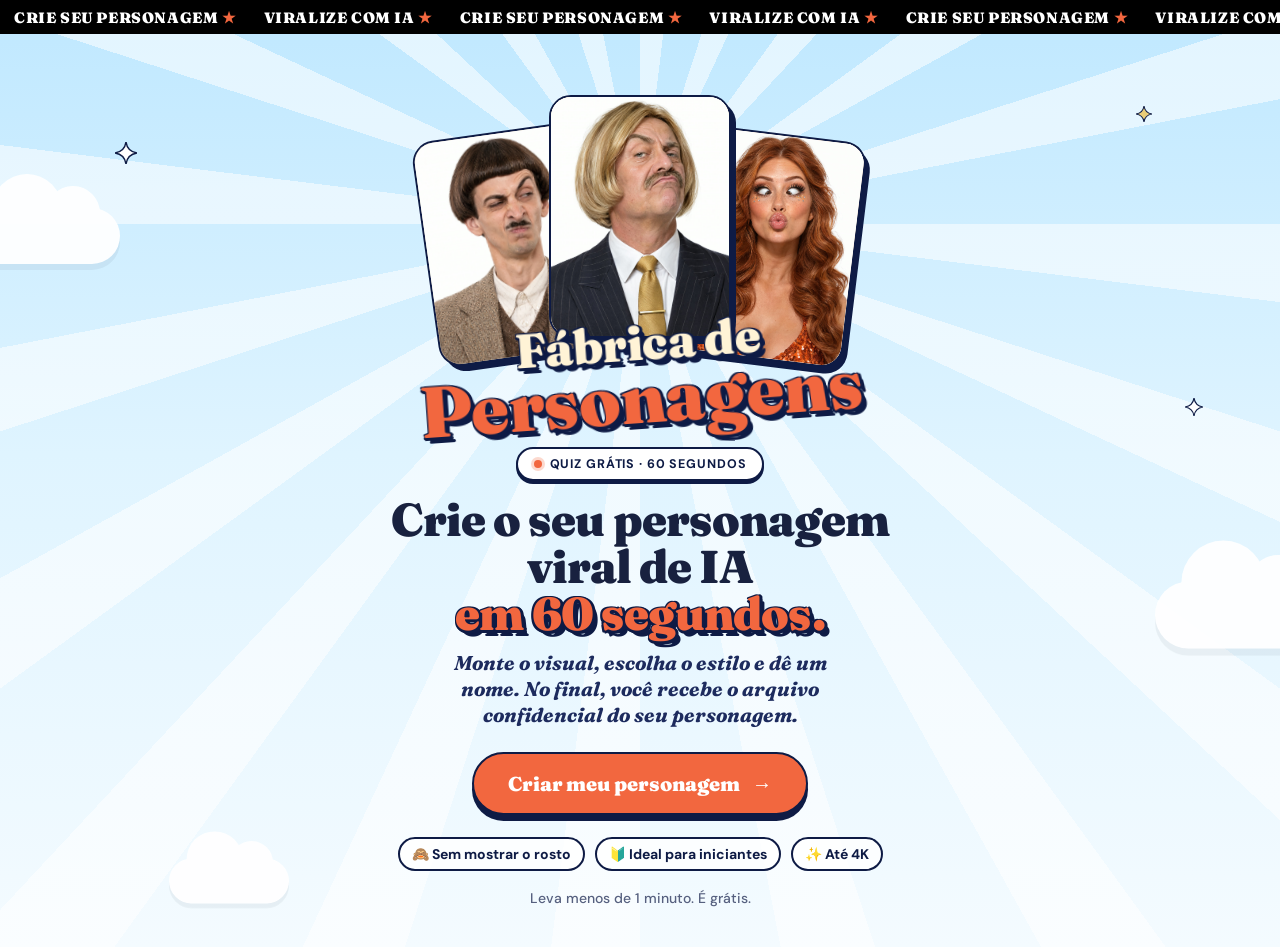
<file: personagens/index.html>
<!doctype html>
<html lang="pt-BR">
<head>
<meta charset="utf-8">
<meta name="viewport" content="width=device-width, initial-scale=1, viewport-fit=cover">
<title>Fábrica de Personagens | Quiz</title>
<meta name="description" content="Descubra em 60 segundos qual personagem de IA super-realista você nasceu para criar.">
<link rel="preconnect" href="https://fonts.googleapis.com">
<link rel="preconnect" href="https://fonts.gstatic.com" crossorigin>
<link href="https://fonts.googleapis.com/css2?family=DM+Sans:opsz,wght@9..40,400;9..40,500;9..40,700;9..40,800&family=Fraunces:ital,opsz,wght@0,9..144,700;0,9..144,900;1,9..144,700;1,9..144,900&family=Special+Elite&family=VT323&display=swap" rel="stylesheet">
<style>
:root{
  --navy:#0E1B45; --ink:#18213F; --navy-2:#1D2B5E; --muted:#56607F;
  --orange:#F2673F; --orange-d:#D64F29; --rust:#C2410C;
  --cream:#FFFAF0; --cream-2:#FFF3D6; --stripe:#FFF6E2; --gold:#EACD78;
  --sky-1:#BFE8FF; --sky-2:#DFF4FF; --sky-3:#F4FBFF;
  --blue:#2F6FE0; --mint:#7FDCB5; --silver:#C0C0C0;
  --outline: 3px 3px 0 var(--navy), -1.5px -1.5px 0 var(--navy), 1.5px -1.5px 0 var(--navy), -1.5px 1.5px 0 var(--navy), 0 3px 0 var(--navy), 3px 0 0 var(--navy), 5px 6px 0 var(--navy);
  --serif: Fraunces, "Cooper Black", Georgia, serif;
  --sans: "DM Sans", system-ui, -apple-system, "Segoe UI", sans-serif;
  --mono: VT323, ui-monospace, monospace;
  --type: "Special Elite", "Courier New", monospace;
}
*{box-sizing:border-box;margin:0;padding:0}
html,body{height:100%}
body{font-family:var(--sans);font-size:18px;color:var(--ink);background:var(--cream);-webkit-font-smoothing:antialiased;overflow-x:hidden}
button{font:inherit;color:inherit;background:none;border:0;cursor:pointer}
.sr{position:absolute;width:1px;height:1px;overflow:hidden;clip:rect(0 0 0 0)}

/* ---------- ticker ---------- */
.ticker{position:fixed;top:0;left:0;right:0;z-index:50;background:#000;color:#fff;height:34px;overflow:hidden;display:flex;align-items:center}
.ticker__track{display:flex;white-space:nowrap;animation:tick 22s linear infinite}
.ticker span{font-family:var(--serif);font-weight:900;font-size:15px;letter-spacing:.04em;padding:0 14px;text-transform:uppercase}
.ticker i{color:var(--orange);font-style:normal}
@keyframes tick{to{transform:translateX(-50%)}}

/* ---------- stage / sky ---------- */
.stage{position:relative;min-height:100vh;min-height:100dvh;padding:58px 16px 40px;background:linear-gradient(var(--sky-1) 0%,var(--sky-2) 48%,var(--sky-3) 100%);overflow:hidden;overflow:clip;transition:background .5s}
.stage::before{content:"";position:absolute;inset:-60%;background:repeating-conic-gradient(at 50% 38%,#fff 0deg,#fff 7deg,transparent 7deg,transparent 18deg);opacity:.55;animation:spin 120s linear infinite;pointer-events:none}
@keyframes spin{to{transform:rotate(360deg)}}
.cloud{position:absolute;width:150px;height:56px;background:#fff;border-radius:60px;filter:drop-shadow(0 6px 0 rgba(14,27,69,.06));pointer-events:none;opacity:.95}
.cloud::before,.cloud::after{content:"";position:absolute;background:#fff;border-radius:50%}
.cloud::before{width:70px;height:70px;left:22px;top:-34px}
.cloud::after{width:54px;height:54px;left:76px;top:-22px}
.cloud.c1{left:-30px;top:22%;animation:drift 38s linear infinite}
.cloud.c2{right:-40px;top:62%;transform:scale(1.2);animation:drift 46s linear infinite reverse}
.cloud.c3{left:12%;bottom:4%;transform:scale(.8);animation:drift 52s linear infinite}
@keyframes drift{50%{translate:40px 0}}
.spark{position:absolute;width:22px;height:22px;pointer-events:none;animation:twinkle 3s ease-in-out infinite}
.spark svg{width:100%;height:100%}
@keyframes twinkle{50%{transform:scale(.6) rotate(20deg);opacity:.6}}

.stage{display:flex;flex-direction:column}
.wrap{position:relative;z-index:2;width:100%;max-width:560px;margin:auto}

/* ---------- logo ---------- */
.logo{display:block;text-align:center;font-family:var(--serif);font-weight:900;line-height:.86;letter-spacing:-.02em;transform:rotate(-4deg);user-select:none}
.logo .l1{display:block;color:var(--cream-2);text-shadow:var(--outline);font-size:clamp(34px,9vw,48px)}
.logo .l2{display:block;color:var(--orange);text-shadow:var(--outline);font-size:clamp(46px,13vw,72px);margin-top:4px}
.logo.sm{transform:rotate(-3deg)}
.logo.sm .l1{font-size:18px;text-shadow:2px 2px 0 var(--navy),-1px -1px 0 var(--navy),1px -1px 0 var(--navy),-1px 1px 0 var(--navy),3px 3px 0 var(--navy)}
.logo.sm .l2{font-size:26px;margin-top:1px;text-shadow:2px 2px 0 var(--navy),-1px -1px 0 var(--navy),1px -1px 0 var(--navy),-1px 1px 0 var(--navy),3px 4px 0 var(--navy)}

/* ---------- shared atoms ---------- */
.pill{display:inline-flex;align-items:center;gap:8px;background:#fff;border:2.4px solid var(--navy);border-radius:999px;padding:7px 16px;font-size:12.5px;font-weight:700;letter-spacing:.07em;text-transform:uppercase;color:var(--navy);box-shadow:0 3px 0 var(--navy)}
.pill .dot{width:8px;height:8px;border-radius:50%;background:var(--orange);box-shadow:0 0 0 3px rgba(242,103,63,.25)}
.h1{font-family:var(--serif);font-weight:900;letter-spacing:-.02em;line-height:1.02;color:var(--ink);font-size:clamp(32px,8.4vw,46px)}
.h1 .o{color:var(--orange);text-shadow:var(--outline);display:inline-block}
.sub{font-family:var(--serif);font-style:italic;font-weight:700;color:var(--navy-2);font-size:clamp(17px,4.4vw,20px);line-height:1.3}
.btn{display:inline-flex;align-items:center;justify-content:center;gap:12px;background:var(--orange);color:#fff;font-family:var(--serif);font-weight:900;font-size:20px;letter-spacing:-.005em;border:2.4px solid var(--navy);border-radius:999px;padding:17px 34px;box-shadow:0 6px 0 var(--navy);transition:transform .12s,box-shadow .12s,background .2s;text-decoration:none}
.btn:hover{background:var(--orange-d)}
.btn:active{transform:translateY(5px);box-shadow:0 1px 0 var(--navy)}
.btn:focus-visible,.opt:focus-visible,.redact:focus-visible{outline:3px solid var(--blue);outline-offset:4px}
.btn .arr{transition:transform .2s}
.btn:hover .arr{transform:translateX(4px)}
.btn.block{width:100%}
.chips{display:flex;flex-wrap:wrap;justify-content:center;gap:8px 10px}
.chip{background:rgba(255,255,255,.8);border:2px solid var(--navy);border-radius:999px;padding:6px 12px;font-size:14px;font-weight:700;color:var(--navy)}
.trust{display:flex;justify-content:center;flex-wrap:wrap;gap:6px 16px;font-size:14px;font-weight:700;color:var(--muted)}
.trust b{color:var(--navy)}
.trust span::before{content:"✓ ";color:var(--orange)}

/* ---------- screens ---------- */
.screen{display:none}
.screen.on{display:block;animation:enter .5s cubic-bezier(.2,.9,.3,1.2) both}
@keyframes enter{from{opacity:0;transform:translateY(22px) scale(.98)}}

/* intro */
.intro{text-align:center;padding-top:6px}
.cast{position:relative;height:250px;margin:0 auto 6px;max-width:400px}
.portrait{position:absolute;bottom:0;width:150px;aspect-ratio:3/4;border:2.4px solid var(--navy);border-radius:22px;box-shadow:5px 6px 0 var(--navy);overflow:hidden;background:var(--cream-2)}
.portrait .ph,.slot .ph,.thumb .ph{position:absolute;inset:0;display:flex;flex-direction:column;align-items:center;justify-content:center;gap:6px;text-align:center;padding:10px;background:repeating-linear-gradient(-45deg,#fff,#fff 12px,var(--stripe) 12px,var(--stripe) 24px);font-size:12px;font-weight:700;color:var(--muted);letter-spacing:.04em;text-transform:uppercase}
.ph .plus{width:42px;height:42px;border-radius:50%;border:2.4px dashed var(--navy);display:grid;place-items:center;font-family:var(--serif);font-weight:900;font-size:26px;color:var(--navy);text-transform:none}
.portrait .img,.slot .img,.thumb .img{position:absolute;inset:0;background-size:cover;background-position:center top}
.portrait.p1{left:50%;margin-left:-185px;transform:rotate(-8deg);bottom:4px}
.portrait.p2{left:50%;margin-left:-75px;z-index:2;width:160px;bottom:24px}
.portrait.p3{left:50%;margin-left:40px;transform:rotate(7deg);bottom:2px}
.portrait.p1 .ph{background:repeating-linear-gradient(-45deg,#fff,#fff 12px,#E3F3FF 12px,#E3F3FF 24px)}
.portrait.p3 .ph{background:repeating-linear-gradient(-45deg,#fff,#fff 12px,#FFE6DE 12px,#FFE6DE 24px)}
.intro .logo{margin:-46px auto 18px;position:relative;z-index:3}
.intro .pill{margin-bottom:16px}
.intro .h1{margin-bottom:12px}
.intro .sub{margin:0 auto 24px;max-width:430px}
.intro .btn{margin-bottom:22px}
.intro .chips{margin-bottom:18px}
.meta{font-size:14px;color:var(--muted);font-weight:500}

/* quiz header */
.qhead{display:flex;align-items:center;justify-content:space-between;gap:12px;margin-bottom:22px}
.back{width:44px;height:44px;border-radius:50%;background:#fff;border:2.4px solid var(--navy);box-shadow:0 3px 0 var(--navy);display:grid;place-items:center;font-weight:800;font-size:20px;color:var(--navy)}
.back[hidden]{visibility:hidden;display:grid}
.progress{margin-bottom:26px}
.progress__row{display:flex;justify-content:space-between;align-items:baseline;margin-bottom:8px;font-size:13px;font-weight:700;letter-spacing:.08em;text-transform:uppercase;color:var(--navy)}
.progress__row em{font-family:var(--serif);font-style:italic;font-weight:900;text-transform:none;letter-spacing:0;font-size:15px;color:var(--orange)}
.bar{height:18px;border:2.4px solid var(--navy);border-radius:999px;background:#fff;overflow:hidden;box-shadow:0 3px 0 var(--navy)}
.bar i{display:block;height:100%;width:0;background:repeating-linear-gradient(-45deg,var(--orange),var(--orange) 10px,var(--orange-d) 10px,var(--orange-d) 20px);border-right:2.4px solid var(--navy);transition:width .5s cubic-bezier(.3,.9,.3,1)}

/* question card */
.card{background:#fff;border:2.4px solid var(--navy);border-radius:28px;box-shadow:6px 8px 0 var(--navy);padding:26px 20px 22px;position:relative}
.qnum{position:absolute;top:-22px;left:22px;width:46px;height:46px;border-radius:50%;background:var(--orange);color:#fff;border:2.4px solid var(--navy);box-shadow:2px 3px 0 var(--navy);display:grid;place-items:center;font-family:var(--serif);font-weight:900;font-size:22px}
.qkicker{font-family:var(--mono);font-size:20px;color:var(--rust);letter-spacing:.04em;margin:6px 0 4px;text-transform:uppercase}
.qtitle{font-family:var(--serif);font-weight:900;font-size:clamp(25px,6.6vw,32px);line-height:1.08;letter-spacing:-.015em;color:var(--ink);margin-bottom:6px}
.qtitle .o{color:var(--orange)}
.qhint{font-size:15.5px;color:var(--muted);margin-bottom:18px;line-height:1.45}
.opts{display:grid;gap:12px}
.opts.two{grid-template-columns:1fr 1fr}
.opt{display:flex;align-items:center;gap:14px;text-align:left;width:100%;padding:14px 16px;background:var(--cream);border:2.4px solid var(--navy);border-radius:18px;box-shadow:0 4px 0 var(--navy);font-weight:700;font-size:16.5px;line-height:1.25;color:var(--ink);transition:transform .12s,box-shadow .12s,background .15s}
.opt:hover{background:var(--cream-2)}
.opt:active{transform:translateY(3px);box-shadow:0 1px 0 var(--navy)}
.opt .em{flex:none;width:46px;height:46px;border-radius:14px;background:#fff;border:2px solid var(--navy);display:grid;place-items:center;font-size:24px}
.opt small{display:block;font-weight:500;font-size:14px;color:var(--muted);margin-top:2px}
.opt .key{margin-left:auto;flex:none;width:28px;height:28px;border-radius:50%;border:2px solid var(--navy);display:grid;place-items:center;font-family:var(--mono);font-size:18px;color:var(--navy);background:#fff}
.opt.pick{background:var(--orange);color:#fff;transform:translateY(3px);box-shadow:0 1px 0 var(--navy)}
.opt.pick small{color:#FFE6DE}
.opt.pick .key{background:var(--navy);color:#fff}
.opts.two .opt{flex-direction:column;text-align:center;justify-content:center;padding:16px 10px;gap:8px}
.opts.two .opt .key{display:none}

.opts.two .opt.tile{padding:8px 8px 12px;gap:8px;justify-content:flex-start}
.thumb{position:relative;display:block;width:100%;aspect-ratio:1/1;border:2px solid var(--navy);border-radius:12px;overflow:hidden;background:#fff}
.thumb .ph{gap:0}
.thumb .tem{font-size:42px}
.opt.pick .thumb{border-color:#fff}


/* name step */
.namebox{display:flex;flex-direction:column;gap:14px}
.namebox input{width:100%;font-family:var(--serif);font-weight:900;font-size:24px;color:var(--ink);background:var(--cream);border:2.4px solid var(--navy);border-radius:18px;box-shadow:0 4px 0 var(--navy);padding:14px 16px;outline:none}
.namebox input:focus{background:#fff;box-shadow:0 4px 0 var(--orange)}
.namebox input::placeholder{color:#A9AFC4;font-weight:700}
.sugs{display:flex;flex-wrap:wrap;gap:8px}
.sug{background:#fff;border:2px solid var(--navy);border-radius:999px;padding:7px 13px;font-weight:700;font-size:14.5px;color:var(--navy);box-shadow:0 2px 0 var(--navy)}
.sug:hover{background:var(--cream-2)}
.sugs small{width:100%;font-size:12.5px;font-weight:800;letter-spacing:.08em;text-transform:uppercase;color:var(--muted)}
.rcodename{text-align:center;font-family:var(--type);font-size:14px;color:#555;margin-top:22px}
.rcodename b{color:var(--rust);font-weight:400}
.result .rname{margin-top:6px}

/* doors */
.doors-screen{text-align:center;color:#fff}
.doors-screen .pill{margin:0 auto 14px}
.doors-screen .h1{color:#fff}
.doors-screen .lead{color:#B9C2E6;font-size:16px;line-height:1.5;margin:10px auto 0;max-width:420px}
.doors{display:grid;grid-template-columns:repeat(3,1fr);gap:12px;margin:28px 0 22px}
.door{position:relative;aspect-ratio:1/1.85;perspective:900px;background:#08102C;border:3px solid var(--cream-2);border-radius:16px 16px 6px 6px;box-shadow:5px 7px 0 #000;padding:0;overflow:visible}
.door .behind{position:absolute;inset:7px;border-radius:10px 10px 3px 3px;background:radial-gradient(circle at 50% 38%,#FFF8E6 0%,var(--gold) 75%);display:flex;flex-direction:column;align-items:center;justify-content:center;gap:2px;color:var(--navy)}
.behind .bp{font-family:var(--serif);font-weight:900;font-size:clamp(28px,8vw,40px);line-height:1;color:var(--orange);text-shadow:2px 2px 0 var(--navy),-1px -1px 0 var(--navy),1px -1px 0 var(--navy),-1px 1px 0 var(--navy),3px 4px 0 var(--navy)}
.behind .bo{font-family:var(--serif);font-weight:900;font-size:18px}
.behind .bs{font-size:10px;padding:0 4px;text-align:center;line-height:1.2;font-weight:800;letter-spacing:.08em;text-transform:uppercase;color:var(--navy-2)}
.door .panel{position:absolute;inset:7px;border-radius:10px 10px 3px 3px;border:2.4px solid var(--navy);transform-origin:left center;transition:transform 1s cubic-bezier(.6,0,.2,1);display:flex;flex-direction:column;align-items:center;justify-content:center;gap:8px;box-shadow:inset 0 0 0 7px rgba(255,255,255,.16),inset 0 -40px 60px rgba(0,0,0,.12);backface-visibility:hidden}
.door:nth-child(1) .panel{background:var(--orange)}
.door:nth-child(2) .panel{background:var(--blue)}
.door:nth-child(3) .panel{background:#E2A93B}
.panel .plate{background:var(--cream-2);color:var(--navy);border:2px solid var(--navy);border-radius:6px;padding:2px 8px;font-family:var(--mono);font-size:16px;letter-spacing:.06em}
.panel .num{font-family:var(--serif);font-weight:900;font-size:clamp(40px,12vw,60px);line-height:1;color:var(--cream-2);text-shadow:2px 2px 0 var(--navy),-1.5px -1.5px 0 var(--navy),1.5px -1.5px 0 var(--navy),-1.5px 1.5px 0 var(--navy),4px 5px 0 var(--navy)}
.panel .knob{position:absolute;right:9%;top:70%;width:20px;height:8px;border-radius:4px;background:var(--gold);border:2px solid var(--navy);transform-origin:85% 50%}
.panel .knob::after{content:"";position:absolute;right:-3px;top:50%;width:9px;height:9px;margin-top:-4.5px;border-radius:50%;background:var(--gold);border:2px solid var(--navy)}
.panel .q{font-family:var(--serif);font-weight:900;font-size:22px;color:#fff;opacity:.85}
.door:hover .panel,.door:focus-visible .panel{transform:rotateY(-14deg)}
.door.open .panel{transform:rotateY(-110deg)}
.door:focus-visible{outline:3px solid var(--gold);outline-offset:4px}
.doors.chosen .door:not(.open):not(.picked){opacity:.4;filter:grayscale(.5);pointer-events:none}
.doors.chosen .door.open{animation:glow 1.6s .9s ease-in-out infinite alternate}
@keyframes glow{to{box-shadow:5px 7px 0 #000,0 0 40px rgba(234,205,120,.6)}}
.door-msg{display:none}
.door-msg.on{display:block;animation:enter .5s both}
.door-msg h3{font-family:var(--serif);font-weight:900;font-size:clamp(26px,7vw,34px);line-height:1.08;margin-bottom:8px}
.door-msg h3 .o{color:var(--orange);text-shadow:var(--outline);display:inline-block}
.door-msg p{color:#B9C2E6;font-size:16px;line-height:1.5;margin:0 auto 20px;max-width:420px}
.confetti{position:fixed;top:-20px;width:10px;height:14px;z-index:60;pointer-events:none;border:1.5px solid var(--navy);border-radius:2px}

/* offer */
.offer{text-align:center}
.offer .pill{margin:0 auto 14px}
.offer .lead{color:var(--muted);font-size:16px;line-height:1.5;margin:10px auto 0;max-width:440px}
.plans{display:grid;gap:30px;margin:34px 0 22px;text-align:left}
.plan{position:relative;background:#fff;border:2.4px solid var(--navy);border-radius:28px;box-shadow:6px 8px 0 var(--navy);padding:30px 20px 22px}
.plan.pro{background:var(--cream);border-width:3px;box-shadow:7px 9px 0 var(--navy)}
.ribbon{position:absolute;top:-17px;left:50%;transform:translateX(-50%) rotate(-2deg);background:var(--orange);color:#fff;border:2.4px solid var(--navy);border-radius:999px;padding:6px 14px;font-weight:800;font-size:12.5px;letter-spacing:.06em;text-transform:uppercase;white-space:nowrap;box-shadow:0 3px 0 var(--navy)}
.off-badge{position:absolute;top:18px;right:16px;width:66px;height:66px;border-radius:50%;background:var(--gold);border:2.4px solid var(--navy);display:grid;place-items:center;font-family:var(--serif);font-weight:900;font-size:19px;line-height:.9;color:var(--navy);transform:rotate(10deg);box-shadow:2px 3px 0 var(--navy);text-align:center}
.off-badge small{display:block;font-size:11px}
.pk{font-family:var(--mono);font-size:18px;color:var(--rust);letter-spacing:.04em;text-transform:uppercase}
.plan h3{font-family:var(--serif);font-weight:900;font-size:34px;line-height:1;letter-spacing:-.02em;margin:2px 0 10px}
.price{display:flex;align-items:flex-end;gap:10px;flex-wrap:wrap;margin-bottom:4px}
.price s{color:var(--muted);font-size:18px;font-weight:700;margin-bottom:10px}
.price b{font-family:var(--serif);font-weight:900;font-size:58px;line-height:.95;color:var(--orange);text-shadow:var(--outline);letter-spacing:-.02em}
.plan.starter .price b{font-size:46px;color:var(--navy);text-shadow:none}
.price-note{font-size:14px;font-weight:700;color:var(--muted);margin-bottom:16px}
.plan .list{margin-bottom:22px}
.plan .list li b{color:var(--navy)}
.btn.ghost{background:#fff;color:var(--navy)}
.btn.ghost:hover{background:var(--cream-2)}
.guarantee{display:flex;gap:14px;align-items:center;text-align:left;background:#fff;border:2.4px dashed var(--navy);border-radius:22px;padding:16px 18px;margin-bottom:8px}
.guarantee .gi{flex:none;font-size:34px}
.guarantee b{font-family:var(--serif);font-weight:900;font-size:18px;display:block;margin-bottom:2px}
.guarantee span{font-size:15px;color:var(--muted);line-height:1.45}
.offer .redo{color:var(--muted)}


/* proof: viral reels */
.proof{text-align:center}
.proof .big{margin:6px auto 4px;font-family:var(--serif);font-weight:900;font-size:clamp(58px,17vw,92px);line-height:1;color:var(--orange);text-shadow:var(--outline);letter-spacing:-.02em}
.proof .bigcap{font-size:13px;font-weight:800;letter-spacing:.1em;text-transform:uppercase;color:var(--navy);margin-bottom:6px}
.proof .minis{display:flex;justify-content:center;gap:8px;flex-wrap:wrap;margin:12px 0 4px}
.proof .mini{background:#fff;border:2px solid var(--navy);border-radius:999px;padding:5px 12px;font-size:13.5px;font-weight:700;color:var(--navy);box-shadow:0 2px 0 var(--navy)}
.proof .mini b{font-family:var(--serif);font-weight:900;color:var(--orange-d)}
.reels{display:flex;gap:14px;overflow-x:auto;scroll-snap-type:x mandatory;padding:22px 4px 14px;margin:0 -16px;padding-left:16px;padding-right:16px;scrollbar-width:none}
.reels::-webkit-scrollbar{display:none}
.reel{flex:none;width:82%;max-width:300px;scroll-snap-align:center;background:#0B0B0B;border:2.4px solid var(--navy);border-radius:26px;box-shadow:5px 7px 0 var(--navy);overflow:hidden;color:#fff;text-align:left;position:relative}
.reel .screen9{position:relative;aspect-ratio:9/16;background:radial-gradient(circle at 30% 20%,#2A3A7A 0%,#0E1B45 55%,#060B1F 100%);display:flex;flex-direction:column;justify-content:space-between;padding:14px}
.reel .screen9 .embed{position:absolute;inset:0;background:#fff;overflow-y:auto}
.reel .top{display:flex;justify-content:space-between;align-items:center;font-weight:800;font-size:14px}
.reel .badge{background:rgba(255,255,255,.14);border:1px solid rgba(255,255,255,.3);border-radius:999px;padding:3px 9px;font-size:11.5px;font-weight:700}
.reel .views{text-align:center}
.reel .views b{display:block;font-family:var(--serif);font-weight:900;font-size:44px;line-height:1;color:#fff;text-shadow:3px 3px 0 var(--orange)}
.reel .views span{font-size:11.5px;font-weight:800;letter-spacing:.14em}
.reel .play{align-self:center;display:inline-flex;align-items:center;gap:8px;background:#fff;color:var(--navy);border:2px solid var(--navy);border-radius:999px;padding:9px 14px;font-weight:800;font-size:14px;text-decoration:none;box-shadow:0 3px 0 var(--orange)}
.reel .rvid{position:absolute;inset:0;width:100%;height:100%;object-fit:cover;background:#000}
.reel .screen9 .top,.reel .screen9 .views{position:relative;z-index:1}
.reel .screen9 .top{text-shadow:0 1px 4px rgba(0,0,0,.6)}
.reel .views.vbottom{margin-top:auto;padding-top:60px;background:linear-gradient(transparent,rgba(0,0,0,.65));margin-left:-14px;margin-right:-14px;margin-bottom:-14px;padding-bottom:14px}
/* native reels overlay */
.reel .rshade{position:absolute;inset:0;pointer-events:none;background:linear-gradient(rgba(0,0,0,.45),transparent 18%,transparent 55%,rgba(0,0,0,.7))}
.reel .rtop,.reel .rrail,.reel .rmeta{position:absolute;z-index:2;color:#fff;text-shadow:0 1px 3px rgba(0,0,0,.55);pointer-events:none}
.reel .rtop{top:12px;left:14px;right:12px;display:flex;justify-content:space-between;align-items:center}
.reel .rtitle{font-weight:800;font-size:18px;letter-spacing:-.01em}
.reel .rviews{display:inline-flex;align-items:center;gap:3px;background:rgba(0,0,0,.4);border-radius:999px;padding:3px 9px 3px 6px;font-weight:800;font-size:13px}
.reel .rviews .ic{width:14px;height:14px}
.reel .rrail{right:8px;bottom:70px;list-style:none;display:flex;flex-direction:column;gap:14px;align-items:center;margin:0;padding:0}
.reel .rrail li{display:flex;flex-direction:column;align-items:center;gap:2px;font-size:11.5px;font-weight:700}
.reel .ic{width:27px;height:27px;fill:none;stroke:#fff;stroke-width:1.9;stroke-linecap:round;stroke-linejoin:round;filter:drop-shadow(0 1px 2px rgba(0,0,0,.5))}
.reel .ic.liked{fill:#FF3040;stroke:#FF3040}
.reel .rmeta{left:12px;right:56px;bottom:12px}
.reel .ruser{display:flex;align-items:center;gap:7px;font-size:13.5px;margin:0 0 5px;min-width:0}
.reel .ruser b{overflow:hidden;text-overflow:ellipsis;white-space:nowrap}
.reel .ravatar{flex:none;width:28px;height:28px;border-radius:50%;background:#333 center 20%/cover;border:2px solid #fff}
.reel .rfollow{flex:none;border:1.5px solid rgba(255,255,255,.85);border-radius:8px;padding:2px 8px;font-size:12px;font-weight:700}
.reel .rlabel{margin:0;font-family:var(--sans);font-style:normal;font-size:11.5px;font-weight:700;color:#fff;text-align:left;opacity:.9}
.reel .who.small{padding:8px 14px 10px;font-size:12px;font-weight:700;color:#C9CFE6}
.reel .stats{display:grid;grid-template-columns:1fr 1fr;gap:6px 10px;padding:12px 14px 6px;font-size:12.5px;color:#C9CFE6}
.reel .stats b{display:block;font-size:15px;color:#fff}
.reel .stats .vrow{grid-column:1/-1;border-bottom:1px solid rgba(255,255,255,.15);padding-bottom:6px}
.reel .stats .vrow b{font-family:var(--serif);font-weight:900;font-size:24px;color:var(--gold)}
.reel .who{padding:4px 14px 14px;font-weight:800;font-size:14px}
.reel .who a{color:var(--gold);text-decoration:none}
.reel .who .rlink{display:block;margin-top:4px;font-size:10.5px;font-weight:600;color:#8C96BE;text-decoration:underline;word-break:break-all}
.swipe{font-size:13px;font-weight:700;color:var(--muted);margin-bottom:12px}
.reel .views b{word-break:keep-all}
@media (min-width:700px){
  .reel{width:330px;max-width:330px}
  .reels{margin:0;padding-left:4px;padding-right:4px}
}
.credit{font-size:12px;color:var(--muted);line-height:1.45;margin:14px auto 0;max-width:420px}


/* builder */
.build .qhint{margin-bottom:14px}
.bprev{position:relative;width:64%;max-width:250px;aspect-ratio:3/4;margin:2px auto 0;border:2.4px solid var(--navy);border-radius:20px;box-shadow:5px 6px 0 var(--navy);overflow:hidden;background:#fff;transform:rotate(-1.5deg)}
.bprev .layer{position:absolute;inset:0;background-size:cover;background-position:center top}
.bprev .live{position:absolute;top:10px;left:10px;z-index:2;white-space:nowrap;display:inline-flex;align-items:center;gap:6px;background:#fff;border:2px solid var(--navy);border-radius:999px;padding:3px 9px;font-size:11px;font-weight:800;letter-spacing:.08em;text-transform:uppercase;color:var(--navy)}
.bprev .live i{width:7px;height:7px;border-radius:50%;background:#E5322D;animation:blink 1.2s steps(2) infinite}
@keyframes blink{50%{opacity:.2}}
.bcode{text-align:center;font-family:var(--serif);font-weight:900;font-size:24px;line-height:1.1;color:var(--orange);text-shadow:2px 2px 0 var(--navy),-1px -1px 0 var(--navy),1px -1px 0 var(--navy),-1px 1px 0 var(--navy),3px 4px 0 var(--navy);margin:16px 0 18px;min-height:27px}
.brow{margin-bottom:14px}
.blabel{font-family:var(--mono);font-size:19px;color:var(--rust);letter-spacing:.04em;text-transform:uppercase;margin-bottom:6px;text-align:left}
.bopts{display:grid;grid-template-columns:repeat(4,1fr);gap:8px}
.bopt{display:flex;flex-direction:column;align-items:center;gap:5px;background:var(--cream);border:2px solid var(--navy);border-radius:14px;padding:5px 5px 7px;box-shadow:0 3px 0 var(--navy);font-weight:700;font-size:12.5px;line-height:1.15;color:var(--ink);text-align:center;transition:transform .12s,box-shadow .12s,background .15s}
.bopt .thumb{border-radius:9px}
.bopt .thumb .tem{font-size:26px}
.bopt:hover{background:var(--cream-2)}
.bopt.on{background:var(--orange);color:#fff;transform:translateY(2px);box-shadow:0 1px 0 var(--navy)}
.bopt.on .thumb{border-color:#fff}
.bopt:focus-visible{outline:3px solid var(--blue);outline-offset:3px}
.bactions{display:grid;grid-template-columns:auto 1fr;gap:10px;margin-top:20px}
.bactions .btn{padding:15px 18px;font-size:17px}
.nprev{display:flex;align-items:center;gap:14px;margin-bottom:16px}
.nprev .mini{flex:none;width:74px;aspect-ratio:3/4;border:2px solid var(--navy);border-radius:12px;background-size:cover;background-position:center top;box-shadow:3px 3px 0 var(--navy);background-color:#fff}
.nprev p{font-size:14px;color:var(--muted);line-height:1.4}
.nprev p b{display:block;font-family:var(--serif);font-weight:900;font-size:18px;color:var(--ink)}

/* door sequence */
.door.won .behind .bp{animation:pop .6s cubic-bezier(.3,1.7,.5,1) both}
@keyframes pop{from{transform:scale(.2) rotate(-12deg);opacity:0}}
.door .behind::before{content:"";position:absolute;inset:-30%;background:repeating-conic-gradient(rgba(255,255,255,.55) 0 10deg,transparent 10deg 24deg);opacity:0;transition:opacity .6s .4s;animation:spin 14s linear infinite}
.door.open .behind::before{opacity:1}
.door .behind{overflow:hidden}
.door .behind > *{position:relative}
.autonext{margin:4px auto 0;max-width:300px}
.autonext small{display:block;font-size:13px;font-weight:700;color:#B9C2E6;margin-bottom:8px}
.autonext .track{height:10px;border-radius:999px;background:rgba(255,255,255,.15);overflow:hidden;border:1.5px solid rgba(255,255,255,.35)}
.autonext .track i{display:block;height:100%;width:0;background:var(--gold)}
.autonext.go .track i{transition:width 1.7s linear;width:100%}
.flash{position:fixed;inset:0;z-index:70;pointer-events:none;opacity:0;background:radial-gradient(circle at 50% 50%,#fff 0%,#FFF3D6 35%,var(--gold) 100%)}


/* door show */
.dhint{margin-top:16px;font-weight:800;font-size:15px;color:var(--gold);animation:hint 1.4s ease-in-out infinite}
@keyframes hint{50%{transform:translateY(4px);opacity:.6}}
.doors.chosen ~ .dhint,.dhint.off{visibility:hidden}
.door{z-index:1}
.door.picked{z-index:5}
.doors{transition:margin .6s cubic-bezier(.2,.9,.3,1)}
.doors.chosen{margin-bottom:64px}
.door::after{content:"";position:absolute;inset:-40px;border-radius:50%;background:radial-gradient(closest-side,rgba(255,232,160,.95),rgba(255,214,110,.35) 55%,transparent);opacity:0;transition:opacity .5s;z-index:-1;pointer-events:none}
.door.leak::after{opacity:.75}
.door.open::after{opacity:1;inset:-90px;transition:opacity .4s,inset .9s cubic-bezier(.2,.9,.3,1)}
.door.leak .panel{box-shadow:0 0 0 2px #FFE9A8,0 0 18px 4px rgba(255,220,120,.85),inset 0 0 0 7px rgba(255,255,255,.16)}
.door .behind .bs{margin-top:2px}

/* offer v2 */
.otick{display:flex;align-items:center;gap:14px;max-width:420px;margin:0 auto 22px;background:var(--gold);border:2.4px solid var(--navy);border-radius:18px;box-shadow:5px 6px 0 var(--navy);padding:10px 14px 10px 10px;text-align:left;position:relative;overflow:hidden}
.otick::before,.otick::after{content:"";position:absolute;top:50%;width:22px;height:22px;margin-top:-11px;border-radius:50%;background:var(--sky-2);border:2.4px solid var(--navy)}
.otick::before{left:-13px}.otick::after{right:-13px}
.otick .oimg{flex:none;width:58px;aspect-ratio:3/4;border:2px solid var(--navy);border-radius:10px;background:#fff center top/cover}
.otick .ot{flex:1;border-left:2px dashed rgba(14,27,69,.45);padding-left:12px}
.otick small{display:block;font-size:11px;font-weight:800;letter-spacing:.1em;text-transform:uppercase;color:var(--navy-2)}
.otick b{display:block;font-family:var(--serif);font-weight:900;font-size:30px;line-height:1;color:var(--orange);text-shadow:2px 2px 0 var(--navy),-1px -1px 0 var(--navy),1px -1px 0 var(--navy),-1px 1px 0 var(--navy),3px 3px 0 var(--navy);margin:2px 0}
.otick span{font-size:13px;font-weight:700;color:var(--navy)}
.cheap{font-size:13.5px;font-weight:700;color:var(--navy-2);background:#fff;border:2px dashed var(--navy);border-radius:12px;padding:8px 12px;margin:-6px 0 16px;display:inline-block}
.btn-note{display:block;text-align:center;font-size:12.5px;font-weight:700;color:var(--muted);margin-top:10px}
.sect{margin:34px 0 0;text-align:left}
.sect h3{font-family:var(--serif);font-weight:900;font-size:clamp(24px,6.4vw,30px);line-height:1.08;letter-spacing:-.015em;text-align:center;margin-bottom:16px}
.sect h3 .o{color:var(--orange)}
.steps4{display:grid;grid-template-columns:1fr 1fr;gap:10px}
.step4{background:#fff;border:2.4px solid var(--navy);border-radius:18px;box-shadow:0 4px 0 var(--navy);padding:14px 12px}
.step4 i{display:grid;place-items:center;width:30px;height:30px;border-radius:50%;background:var(--orange);color:#fff;border:2px solid var(--navy);font-style:normal;font-family:var(--serif);font-weight:900;font-size:16px;margin-bottom:8px}
.step4 b{display:block;font-size:15px;line-height:1.2;margin-bottom:3px}
.step4 span{font-size:13px;color:var(--muted);line-height:1.35}
.cmp{width:100%;border-collapse:separate;border-spacing:0;background:#fff;border:2.4px solid var(--navy);border-radius:20px;box-shadow:5px 6px 0 var(--navy);overflow:hidden;font-size:14px}
.cmp th,.cmp td{padding:10px 10px;border-bottom:1px solid #E7E2D3;text-align:center}
.cmp th{background:var(--navy);color:#fff;font-family:var(--serif);font-weight:900;font-size:17px}
.cmp th.pro{background:var(--orange)}
.cmp td:first-child,.cmp th:first-child{text-align:left}
.cmp td.y{color:var(--orange-d);font-weight:900;font-size:17px}
.cmp td.n{color:#B8BDCC;font-weight:800}
.cmp tr:last-child td{border-bottom:0;font-weight:800}
.cmp td.pro{background:rgba(242,103,63,.07)}
.faq details{background:#fff;border:2.4px solid var(--navy);border-radius:16px;box-shadow:0 3px 0 var(--navy);margin-bottom:10px;padding:0 14px}
.faq summary{list-style:none;cursor:pointer;padding:14px 26px 14px 0;font-weight:800;font-size:15.5px;position:relative}
.faq summary::-webkit-details-marker{display:none}
.faq summary::after{content:"+";position:absolute;right:0;top:50%;transform:translateY(-50%);font-family:var(--serif);font-weight:900;font-size:24px;color:var(--orange)}
.faq details[open] summary::after{content:"–"}
.faq details p{padding:0 0 14px;font-size:14.5px;color:var(--muted);line-height:1.5}
.final{margin-top:30px}
.sticky{position:fixed;left:0;right:0;bottom:0;z-index:55;padding:10px 16px calc(10px + env(safe-area-inset-bottom));background:var(--navy);border-top:2.4px solid #000;display:flex;align-items:center;justify-content:center;gap:14px;transform:translateY(110%);visibility:hidden;transition:transform .35s cubic-bezier(.2,.9,.3,1),visibility 0s .35s}
.sticky.on{transform:none;visibility:visible;transition:transform .35s cubic-bezier(.2,.9,.3,1),visibility 0s}
.sticky .sp{color:#fff;font-size:13px;font-weight:700;line-height:1.2}
.sticky .sp b{display:block;font-family:var(--serif);font-weight:900;font-size:20px;color:var(--gold)}
.sticky .sp s{color:#8C96BE;font-weight:600}
.sticky .btn{padding:12px 20px;font-size:16px;box-shadow:0 4px 0 #000}
.offer{padding-bottom:70px}


/* compact result */
.result .rhead{margin-bottom:22px}
.result .rhead .pill{margin:0 auto 10px}
.result .rhead .h1{font-size:clamp(28px,7.6vw,40px)}
.paper.compact{padding:34px 16px 18px}
.rrow{display:grid;grid-template-columns:44% 1fr;gap:14px;align-items:center;margin-bottom:14px}
.paper.compact .slot{width:100%;max-width:none;margin:0;border-radius:14px;box-shadow:4px 5px 0 var(--navy)}
.paper.compact .stamp{top:auto;bottom:10px;right:auto;left:50%;margin-left:-44px;font-size:12px;padding:2px 7px;border-width:2.5px;background:rgba(246,241,227,.85)}
.rinfo{min-width:0}
.paper.compact .rcodename{text-align:left;margin:0 0 4px;font-size:11.5px;line-height:1.3}
.paper.compact .rname{text-align:left;font-size:clamp(24px,7vw,32px);margin:0 0 10px;word-break:break-word}
.rchips{display:flex;flex-wrap:wrap;gap:5px}
.rchips span{font-family:var(--sans);background:#fff;border:1.5px solid var(--navy);border-radius:999px;padding:3px 8px;font-size:11.5px;font-weight:700;color:var(--navy);white-space:nowrap}
.paper.compact .meter{margin-bottom:14px}
.tools.mini h3{margin:0 0 8px;font-size:12.5px}
.redacts{display:grid;grid-template-columns:1fr 1fr;gap:8px 12px}
.redacts span{display:flex;align-items:center;gap:6px}
.redacts i{font-style:normal;font-size:13px;color:var(--rust)}
.redacts .redact{flex:1;width:auto;height:18px}
.tools.mini .tease{margin-top:10px;font-size:12.5px}
.cta-box.compact{margin-top:20px;padding:20px 18px 18px}
.cta-box.compact h2{font-size:clamp(23px,6.4vw,30px);margin-bottom:6px}
.cta-box.compact p{margin-bottom:16px;font-size:15px}
.result .redo{margin-top:14px}

/* offer persuasion */
.price s{position:relative;text-decoration:none}
.price s::after{content:"";position:absolute;left:-3px;right:-3px;top:52%;height:3px;border-radius:2px;background:var(--orange-d);transform:scaleX(0);transform-origin:left;transition:transform .5s .9s cubic-bezier(.6,0,.2,1)}
.offer.on .price s::after{transform:scaleX(1)}
.save{display:inline-flex;align-items:center;gap:6px;background:#E8F8EF;border:2px solid #1F8A55;color:#14653D;border-radius:10px;padding:5px 10px;font-size:13.5px;font-weight:700;margin:2px 0 12px}
.save b{font-family:var(--serif);font-weight:900;font-size:16px}
.proof-chip{display:inline-flex;align-items:center;gap:6px;margin:14px auto 0;background:#fff;border:2px solid var(--navy);border-radius:999px;padding:6px 12px;font-size:13px;font-weight:700;color:var(--navy);box-shadow:0 2px 0 var(--navy)}
.proof-chip b{font-family:var(--serif);font-weight:900;color:var(--orange-d)}
.risk{display:flex;align-items:center;justify-content:center;gap:6px;margin-top:10px;font-size:13px;font-weight:700;color:#14653D;text-align:center}
.plan.starter{padding:22px 18px 18px;box-shadow:4px 5px 0 var(--navy)}
.plan.starter h3{font-size:26px}
.plan.starter .list{margin-bottom:16px}
.plan.starter .list li{font-size:14.5px}
.downlink{display:block;width:100%;text-align:center;font-weight:800;font-size:15px;color:var(--navy);text-decoration:underline;text-underline-offset:4px;padding:10px 0 2px}
.imagine{background:var(--navy);color:#fff;border-radius:22px;border:2.4px solid #000;box-shadow:5px 6px 0 var(--orange);padding:18px 16px;margin:26px 0 0;display:flex;gap:14px;align-items:center;text-align:left}
.imagine .ii{flex:none;width:64px;aspect-ratio:3/4;border-radius:10px;border:2px solid #fff;background:#333 center top/cover}
.imagine p{font-size:15px;line-height:1.45;color:#D7DCF0}
.imagine b{color:#fff}

/* retro window (comentarios.exe) */
.win{background:var(--silver);border:2px solid #fff;border-right-color:#404040;border-bottom-color:#404040;box-shadow:1px 1px 0 #000,6px 8px 0 var(--navy);font-family:Tahoma,Verdana,"Segoe UI",sans-serif;font-size:15px;color:#000}
.win__bar{display:flex;align-items:center;gap:8px;background:linear-gradient(90deg,#0A246A,#3A6EA5);color:#fff;font-weight:700;font-size:14px;padding:4px 4px 4px 8px}
.win__bar .tag{font-family:var(--mono);font-weight:400;font-size:15px;background:var(--gold);color:#1D1508;padding:0 6px;border:1px solid #5B4519}
.win__bar .ctrls{margin-left:auto;display:flex;gap:3px}
.win__bar .ctrls b{width:20px;height:18px;background:var(--silver);color:#000;border:1px solid #fff;border-right-color:#404040;border-bottom-color:#404040;display:grid;place-items:center;font-size:12px;line-height:1}
.win__body{padding:18px 16px 16px;display:flex;gap:14px;align-items:flex-start;background:var(--silver)}
.win__icon{flex:none;width:40px;height:40px;border-radius:50%;background:var(--blue);color:#fff;display:grid;place-items:center;font-weight:800;font-size:22px;border:2px solid #0A246A}
.win__icon.warn{background:var(--gold);color:#1D1508;border-color:#5B4519;border-radius:4px;clip-path:polygon(50% 0,100% 100%,0 100%);padding-top:12px;height:42px;width:44px}
.win__text{line-height:1.4}
.win__text strong{display:block;font-size:17px;margin-bottom:4px}
.win__btns{display:flex;gap:10px;justify-content:flex-end;padding:0 16px 16px;flex-wrap:wrap}
.win__btns button{min-width:118px;padding:9px 14px;background:var(--silver);border:2px solid #fff;border-right-color:#404040;border-bottom-color:#404040;box-shadow:1px 1px 0 #000;font-family:Tahoma,Verdana,sans-serif;font-size:15px;color:#000}
.win__btns button:active{border-color:#404040 #fff #fff #404040}
.win__btns button:focus-visible{outline:2px dotted #000;outline-offset:-6px}
.task{margin-top:18px;display:flex;align-items:center;gap:8px;background:var(--silver);border-top:2px solid #fff;padding:4px;box-shadow:0 0 0 2px var(--navy)}
.task .start{display:flex;align-items:center;gap:6px;font-family:Tahoma,sans-serif;font-weight:700;font-size:14px;padding:4px 10px;border:2px solid #fff;border-right-color:#404040;border-bottom-color:#404040;color:#000}
.task .start i{width:14px;height:14px;background:conic-gradient(var(--orange) 0 25%,var(--mint) 0 50%,var(--blue) 0 75%,var(--gold) 0);display:inline-block}
.task .item{font-family:Tahoma,sans-serif;font-size:13px;padding:4px 10px;border:2px solid #404040;border-right-color:#fff;border-bottom-color:#fff;color:#000;white-space:nowrap;overflow:hidden;text-overflow:ellipsis}
.task .clock{white-space:nowrap;margin-left:auto;font-family:Tahoma,sans-serif;font-size:13px;padding:4px 8px;border:1px solid #808080;border-right-color:#fff;border-bottom-color:#fff;color:#000}
.interlude-title{font-family:var(--serif);font-weight:900;font-size:clamp(26px,7vw,34px);line-height:1.06;text-align:center;margin-bottom:8px}
.interlude-title .o{color:var(--orange);font-style:italic}
.interlude-sub{text-align:center;color:var(--muted);font-size:15.5px;margin:0 auto 22px;max-width:420px;line-height:1.45}
.fact{margin-top:16px;background:var(--cream-2);border:2.4px solid var(--navy);border-radius:18px;box-shadow:0 4px 0 var(--navy);padding:14px 16px;font-size:15.5px;line-height:1.45;display:none}
.fact.on{display:block;animation:enter .4s both}
.fact b{font-family:var(--serif);font-weight:900;color:var(--orange-d)}

/* loading */
.loading{padding-top:4vh}
.term{background:#0B0B0B;color:var(--mint);font-family:var(--mono);font-size:19px;line-height:1.3;padding:16px 16px 18px;min-height:230px}
.term p{opacity:0;animation:typeIn .3s forwards}
.term p.ok::after{content:" [OK]";color:var(--gold)}
@keyframes typeIn{to{opacity:1}}
.lbar{margin-top:14px;height:24px;border:2px solid #404040;border-right-color:#fff;border-bottom-color:#fff;background:#fff;padding:2px;display:flex;gap:2px;overflow:hidden}
.lbar i{flex:none;width:14px;height:100%;background:#0A246A;opacity:0;transition:opacity .1s}
.lbar i.on{opacity:1}
.loading .win__body{display:block}

/* ---------- result ---------- */
.stage.dark{background:linear-gradient(180deg,#14235A 0%,var(--navy) 60%,#0A1433 100%)}
.stage.dark::before{opacity:.06}
.stage.dark .cloud{display:none}
.result .pill{margin:0 auto 14px;display:flex;width:max-content}
.result .rhead{text-align:center;color:#fff;margin-bottom:24px}
.result .rhead .h1{color:#fff}
.result .rhead p{color:#B9C2E6;font-size:16px;margin-top:10px;line-height:1.45}
.paper{position:relative;background:#F6F1E3;color:#2A2A2A;border-radius:6px;padding:46px 20px 24px;box-shadow:0 0 0 1px rgba(0,0,0,.1),8px 10px 0 rgba(0,0,0,.35);font-family:var(--type);background-image:repeating-linear-gradient(transparent 0 29px,rgba(47,111,224,.08) 29px 30px)}
.paper::before{content:"";position:absolute;inset:0;background:radial-gradient(ellipse at 10% 0%,rgba(234,205,120,.25),transparent 50%);pointer-events:none;border-radius:6px}
.clip{position:absolute;top:-18px;right:28px;width:22px;height:62px;border:3px solid #8A93AE;border-radius:12px;border-bottom-color:transparent}
.clip::after{content:"";position:absolute;left:3px;right:3px;top:8px;bottom:-8px;border:3px solid #8A93AE;border-radius:9px;border-top-color:transparent}
.tab{position:absolute;top:-14px;left:18px;background:#E9DFC4;border:1px solid rgba(0,0,0,.15);padding:4px 12px;font-size:13px;letter-spacing:.12em}
.stamp{position:absolute;top:150px;right:14px;z-index:3;transform:rotate(12deg);border:3px solid #C81E1E;color:#C81E1E;font-family:var(--type);font-size:15px;letter-spacing:.12em;padding:4px 10px;border-radius:4px;opacity:0;animation:stamp .45s .9s cubic-bezier(.3,1.6,.5,1) forwards;background:rgba(246,241,227,.7)}
@keyframes stamp{from{opacity:0;transform:rotate(12deg) scale(2.4)}to{opacity:.88;transform:rotate(12deg) scale(1)}}
.paper .line{font-size:14.5px;line-height:1.55;margin-bottom:4px}
.paper .line span{color:var(--rust)}
.slot{position:relative;width:62%;max-width:240px;aspect-ratio:3/4;margin:18px auto 16px;border:2.4px solid var(--navy);border-radius:18px;overflow:hidden;box-shadow:5px 6px 0 var(--navy);transform:rotate(-2deg);background:#fff}
.slot .ph{font-family:var(--sans)}
.rname{font-family:var(--serif);font-weight:900;font-size:clamp(30px,8.4vw,42px);line-height:1.04;text-align:center;color:var(--orange);text-shadow:var(--outline);letter-spacing:-.02em;margin:26px 0 12px}
.rtag{text-align:center;font-family:var(--serif);font-style:italic;font-weight:700;font-size:18px;color:var(--navy-2);margin-bottom:18px;line-height:1.3}
.traits{display:grid;grid-template-columns:1fr 1fr;gap:8px;margin-bottom:18px;font-family:var(--sans)}
.trait{background:#fff;border:2px solid var(--navy);border-radius:14px;padding:10px 12px}
.trait small{display:block;font-size:11.5px;font-weight:800;letter-spacing:.08em;text-transform:uppercase;color:var(--muted);margin-bottom:2px}
.trait b{font-size:15px;color:var(--ink);line-height:1.25;display:block}
.meter{font-family:var(--sans);margin-bottom:20px}
.meter .row{display:flex;justify-content:space-between;font-size:13px;font-weight:800;letter-spacing:.06em;text-transform:uppercase;color:var(--navy);margin-bottom:6px}
.meter .row em{font-family:var(--serif);font-style:normal;font-weight:900;font-size:18px;color:var(--orange-d);letter-spacing:0}
.meter .bar{box-shadow:none;height:16px}
.meter .bar i{transition:width 1.4s .6s cubic-bezier(.2,.9,.3,1)}
.tools h3{font-family:var(--type);font-size:14px;letter-spacing:.12em;color:#555;margin:6px 0 10px;font-weight:400}
.tool{display:flex;flex-wrap:wrap;align-items:center;gap:6px 10px;padding:10px 0;border-top:1px dashed rgba(0,0,0,.2)}
.tool .tn{color:var(--rust);font-size:14px}
.redact{display:inline-block;height:22px;width:120px;background:#0B0B0B;border-radius:2px;vertical-align:middle}
.redact.shake{animation:shake .4s}
@keyframes shake{25%{transform:translateX(-5px)}50%{transform:translateX(5px)}75%{transform:translateX(-3px)}}
.tool .td{font-family:var(--serif);font-weight:900;font-size:16.5px;color:var(--ink);width:100%}
.tease{font-family:var(--type);font-size:13.5px;color:#C81E1E;text-align:center;margin-top:12px;min-height:20px}
.cta-box{margin-top:26px;background:var(--cream);border:2.4px solid var(--navy);border-radius:28px;box-shadow:6px 8px 0 #000;padding:26px 20px 22px;text-align:center}
.cta-box h2{font-family:var(--serif);font-weight:900;font-size:clamp(26px,7vw,34px);line-height:1.05;letter-spacing:-.015em;margin-bottom:10px}
.cta-box h2 .o{color:var(--orange);text-shadow:var(--outline);display:inline-block}
.cta-box p{color:var(--muted);font-size:15.5px;line-height:1.5;margin-bottom:20px}
.cta-box .btn{margin-bottom:16px}
.list{list-style:none;text-align:left;margin:0 0 20px;display:grid;gap:8px}
.list li{display:flex;gap:10px;font-size:15.5px;line-height:1.4;color:var(--ink)}
.list li::before{content:"✓";flex:none;color:var(--orange);font-weight:800}
.redo{display:block;margin:18px auto 0;color:#B9C2E6;font-size:15px;font-weight:700;text-decoration:underline;text-underline-offset:4px}
.foot{position:relative;z-index:2;text-align:center;margin-top:30px;font-size:12.5px;color:var(--muted);line-height:1.5}
.stage.dark .foot{color:#7D89B5}

@media (min-width:700px){
  .stage{padding-top:76px}
  .card{padding:32px 30px 28px}
  .cast{height:280px}
  .portrait{width:170px}.portrait.p2{width:182px;margin-left:-91px}
  .portrait.p1{margin-left:-215px}.portrait.p3{margin-left:45px}
  .paper{padding:52px 34px 30px}
}
@media (max-width:420px){
  .portrait{width:118px}.portrait.p2{width:132px;margin-left:-66px}
  .portrait.p1{margin-left:-158px}.portrait.p3{margin-left:40px}
  .cast{height:206px}
}
/* ---------- mobile first pass (phones) ---------- */
.stage.nofoot .foot{display:none}
@media (max-width:480px){
  .ticker{height:28px}.ticker span{font-size:12.5px;padding:0 10px}
  .stage{padding:40px 14px 28px}
  /* intro */
  .cast{height:168px;margin-bottom:0}
  .portrait{width:104px;border-radius:16px;box-shadow:4px 5px 0 var(--navy)}
  .portrait.p2{width:118px;margin-left:-59px;bottom:16px}
  .portrait.p1{margin-left:-146px}.portrait.p3{margin-left:30px}
  .intro .logo{margin:-38px auto 12px}
  .logo .l1{font-size:30px}.logo .l2{font-size:44px}
  .intro .pill{margin-bottom:12px;font-size:11px;padding:6px 12px}
  .intro .h1{font-size:28px;margin-bottom:8px}
  .intro .sub{font-size:15px;margin-bottom:16px}
  .intro .btn{font-size:18px;padding:15px 26px;margin-bottom:14px}
  .intro .chips{gap:6px;margin-bottom:10px}
  .chip{font-size:12.5px;padding:5px 10px}
  .meta{font-size:13px}
  /* quiz chrome */
  .qhead{margin-bottom:10px}
  .back{width:38px;height:38px;font-size:17px}
  .logo.sm .l1{font-size:15px}.logo.sm .l2{font-size:21px}
  .progress{margin-bottom:22px}
  .progress__row{font-size:11.5px;margin-bottom:6px}
  .bar{height:14px}
  .card{padding:20px 14px 16px;border-radius:22px;box-shadow:5px 6px 0 var(--navy)}
  .qnum{width:38px;height:38px;font-size:18px;top:-19px;left:16px}
  .qkicker{font-size:16px;margin:4px 0 2px}
  .qtitle{font-size:23px;margin-bottom:4px}
  .qhint{font-size:14px;margin-bottom:12px;line-height:1.4}
  .opts{gap:9px}
  .opt{padding:10px 12px;gap:11px;font-size:15px;border-radius:15px;box-shadow:0 3px 0 var(--navy)}
  .opt .em{width:38px;height:38px;font-size:20px;border-radius:11px}
  .opt small{font-size:12.5px}
  .opt .key{width:24px;height:24px;font-size:15px}
  /* builder */
  .build .qhint{display:none}
  .build .qtitle{margin-bottom:10px}
  .bprev{width:42%;max-width:168px;border-radius:16px;box-shadow:4px 5px 0 var(--navy)}
  .bprev .live{top:7px;left:7px;font-size:9.5px;padding:2px 7px}
  .bcode{font-size:20px;margin:10px 0 10px;min-height:22px}
  .brow{margin-bottom:10px}
  .blabel{font-size:16px;margin-bottom:4px}
  .bopts{gap:6px}
  .bopt{font-size:11.5px;padding:4px 4px 6px;border-radius:12px}
  .bactions{margin-top:14px}
  .bactions .btn{padding:13px 16px;font-size:16px}
  /* name */
  .nprev{margin-bottom:12px}.nprev .mini{width:58px}
  .namebox{gap:10px}
  .namebox input{font-size:20px;padding:12px 14px}
  .sug{font-size:13.5px;padding:6px 11px}
  .namebox .btn{padding:14px 20px;font-size:17px}
  /* proof */
  .interlude-title{font-size:25px;margin-bottom:4px}
  .interlude-sub{font-size:14px;margin-bottom:6px}
  .proof .big{font-size:56px}
  .proof .bigcap{font-size:11.5px}
  .proof .minis{margin:8px 0 0}
  .proof .mini{font-size:12px;padding:4px 10px}
  .reels{padding-top:14px;padding-bottom:10px}
  .reel{width:62%;max-width:236px;border-radius:20px}
  .reel .rtitle{font-size:15px}
  .reel .rrail{gap:10px;bottom:62px;right:6px}
  .reel .ic{width:23px;height:23px}
  .reel .rrail li{font-size:10.5px}
  .reel .ruser{font-size:12px}.reel .ravatar{width:24px;height:24px}
  .reel .rfollow{font-size:10.5px;padding:1px 6px}
  .swipe{margin-bottom:10px}
  .proof .btn{padding:14px 20px;font-size:17px}
  .proof #proof-go{position:sticky;bottom:12px;z-index:6}
  .credit{font-size:11px;margin-top:10px}
  .result .rhead{margin-bottom:16px}
  .result .rhead .h1{font-size:26px}
  .paper.compact{padding:30px 14px 14px}
  .rrow{grid-template-columns:40% 1fr;margin-bottom:10px}
  .paper.compact .meter{margin-bottom:10px}
  .cta-box.compact{margin-top:14px;padding:16px 16px 16px}
  .cta-box.compact h2{font-size:22px}
  .cta-box.compact p{font-size:14px;margin-bottom:12px}
  /* doors */
  .doors-screen .lead{font-size:15px}
  .doors{gap:10px;margin:22px 0 16px}
  /* offer */
  .otick{margin-bottom:16px}
  .offer .h1{font-size:28px}
  .offer .lead{font-size:15px}
  .plans{gap:26px;margin-top:28px}
  .plan{padding:28px 16px 18px}
  .price b{font-size:52px}
  .plan .btn,.offer .btn.final{font-size:17px;padding:15px 16px;gap:8px}
  .plan .btn > span:first-child{white-space:nowrap}
  .plan .list li{font-size:14.5px}
  .sect h3{font-size:24px}
  .step4{padding:12px 10px}
  .cmp{font-size:13px}.cmp th,.cmp td{padding:9px 8px}
}
@media (max-width:480px) and (max-height:760px){
  .bprev{width:36%;max-width:140px}
  .bprev .live{font-size:8px;padding:2px 6px;gap:4px}
  .reel{width:56%;max-width:210px}
  .cast{height:150px}.portrait{width:94px}.portrait.p2{width:106px;margin-left:-53px}.portrait.p1{margin-left:-132px}.portrait.p3{margin-left:28px}
}
@media (prefers-reduced-motion:reduce){
  *,*::before,*::after{animation-duration:.01ms!important;animation-iteration-count:1!important;transition-duration:.01ms!important}
  .stamp{opacity:.88}
}
</style>
</head>
<body>

<div class="ticker" aria-hidden="true"><div class="ticker__track" id="ticker"></div></div>

<main class="stage nofoot" id="stage">
  <div class="cloud c1"></div><div class="cloud c2"></div><div class="cloud c3"></div>
  <span class="spark" style="left:9%;top:15%"><svg viewBox="0 0 24 24"><path d="M12 0c1 7 5 11 12 12-7 1-11 5-12 12-1-7-5-11-12-12 7-1 11-5 12-12z" fill="#fff" stroke="#0E1B45" stroke-width="1.6"/></svg></span>
  <span class="spark" style="right:10%;top:11%;animation-delay:1s;width:16px;height:16px"><svg viewBox="0 0 24 24"><path d="M12 0c1 7 5 11 12 12-7 1-11 5-12 12-1-7-5-11-12-12 7-1 11-5 12-12z" fill="#EACD78" stroke="#0E1B45" stroke-width="1.6"/></svg></span>
  <span class="spark" style="right:6%;top:42%;animation-delay:2s;width:18px;height:18px"><svg viewBox="0 0 24 24"><path d="M12 0c1 7 5 11 12 12-7 1-11 5-12 12-1-7-5-11-12-12 7-1 11-5 12-12z" fill="#fff" stroke="#0E1B45" stroke-width="1.6"/></svg></span>

  <div class="wrap">

    <!-- INTRO -->
    <section class="screen intro on" id="s-intro" aria-labelledby="intro-h">
      <div class="cast" aria-hidden="true">
        <div class="portrait p1"><div class="ph"><span class="plus">+</span>Foto em breve</div><div class="img" data-src="assets/result-tig-retro.jpg"></div></div>
        <div class="portrait p2"><div class="ph"><span class="plus">+</span>Foto em breve</div><div class="img" data-src="assets/result-loiro-terno.jpg"></div></div>
        <div class="portrait p3"><div class="ph"><span class="plus">+</span>Foto em breve</div><div class="img" data-src="assets/result-diva-y2k.jpg"></div></div>
      </div>
      <div class="logo" role="img" aria-label="Fábrica de Personagens"><span class="l1">Fábrica de</span><span class="l2">Personagens</span></div>
      <span class="pill"><span class="dot"></span>Quiz grátis · 60 segundos</span>
      <h1 class="h1" id="intro-h">Crie o seu personagem viral de IA <span class="o">em 60 segundos.</span></h1>
      <p class="sub">Monte o visual, escolha o estilo e dê um nome. No final, você recebe o arquivo confidencial do seu personagem.</p>
      <button class="btn" id="start">Criar meu personagem <span class="arr">→</span></button>
      <div class="chips">
        <span class="chip">🙈 Sem mostrar o rosto</span>
        <span class="chip">🔰 Ideal para iniciantes</span>
        <span class="chip">✨ Até 4K</span>
      </div>
      <p class="meta">Leva menos de 1 minuto. É grátis.</p>
    </section>

    <!-- QUIZ -->
    <section class="screen" id="s-quiz" aria-live="polite">
      <div class="qhead">
        <button class="back" id="back" aria-label="Voltar para a pergunta anterior" hidden>←</button>
        <div class="logo sm" aria-hidden="true"><span class="l1">Fábrica de</span><span class="l2">Personagens</span></div>
        <span style="width:44px"></span>
      </div>
      <div class="progress">
        <div class="progress__row"><span id="pLabel">Pergunta 1 de 7</span><em id="pHint">tá indo bem</em></div>
        <div class="bar"><i id="pBar"></i></div>
      </div>
      <div id="qMount"></div>
    </section>

    <!-- LOADING -->
    <section class="screen loading" id="s-load" aria-live="polite">
      <h2 class="interlude-title">Fabricando seu <span class="o">personagem…</span></h2>
      <p class="interlude-sub">Não feche a página. A IA está dando vida às suas escolhas.</p>
      <div class="win" role="status">
        <div class="win__bar"><span>fabrica_personagem.exe</span><span class="tag">RODANDO</span><span class="ctrls"><b>_</b><b>□</b><b>×</b></span></div>
        <div class="win__body">
          <div class="term" id="term"></div>
          <div class="lbar" id="lbar"></div>
        </div>
      </div>
      <div class="task" aria-hidden="true"><span class="start"><i></i>Iniciar</span><span class="item">Fábrica de Personagens</span><span class="item">fabrica_personagem.exe</span><span class="clock" id="clock">9:32 PM</span></div>
    </section>

    <!-- RESULT -->
    <section class="screen result" id="s-result" aria-labelledby="r-name">
      <div class="rhead">
        <span class="pill"><span class="dot"></span>🗂️ Ultrassecreto</span>
        <h2 class="h1">Seu personagem <span class="o">ganhou vida.</span></h2>
      </div>
      <article class="paper compact">
        <span class="tab">CONFIDENCIAL · ARQUIVO <span id="r-code">FP-04</span></span>
        <span class="clip" aria-hidden="true"></span>
        <div class="rrow">
          <div class="slot"><div class="ph"><span class="plus">+</span>Seu personagem</div><div class="img" id="r-img"></div><span class="stamp" aria-hidden="true">APROVADO</span></div>
          <div class="rinfo">
            <p class="rcodename">CODINOME: <b id="r-codename">O Tigelinha Zen</b></p>
            <h3 class="rname" id="r-name">Seu personagem</h3>
            <div class="rchips" id="r-traits"></div>
          </div>
        </div>
        <div class="meter">
          <div class="row"><span>Potencial de viralizar</span><em id="r-pct">0%</em></div>
          <div class="bar"><i id="r-bar"></i></div>
        </div>
        <div class="tools mini">
          <h3>AS 4 FERRAMENTAS SECRETAS DELE:</h3>
          <div class="redacts">
            <span><i>#1</i><button class="redact" aria-label="Ferramenta 1 tarjada, revelada no Módulo 4"></button></span>
            <span><i>#2</i><button class="redact" aria-label="Ferramenta 2 tarjada, revelada no Módulo 4"></button></span>
            <span><i>#3</i><button class="redact" aria-label="Ferramenta 3 tarjada, revelada no Módulo 4"></button></span>
            <span><i>#4</i><button class="redact" aria-label="Ferramenta 4 tarjada, revelada no Módulo 4"></button></span>
          </div>
          <p class="tease" id="tease">Reveladas no Módulo 4. Toque numa tarja, se tiver coragem.</p>
        </div>
      </article>

      <div class="cta-box compact">
        <h2><span id="cta-name">Seu personagem</span> ainda <span class="o">não saiu do papel.</span></h2>
        <p>Falta uma última etapa antes de colocá-lo no feed.</p>
        <button class="btn block" id="to-doors">Continuar <span class="arr">→</span></button>
      </div>
      <button class="redo" id="redo">Criar outro personagem</button>
    </section>

    <!-- DOORS -->
    <section class="screen doors-screen" id="s-doors" aria-labelledby="doors-h">
      <span class="pill"><span class="dot"></span>🎁 Desconto surpresa</span>
      <h2 class="h1" id="doors-h">Escolha <span class="o">uma porta.</span></h2>
      <p class="lead">Atrás de cada porta existe um desconto para criar <b id="d-name">seu personagem</b>. Você só pode abrir uma.</p>
      <p class="dhint" id="dhint">👆 Toque numa porta</p>
      <div class="doors" id="doors">
        <button class="door" data-n="1" aria-label="Abrir a porta 1"><span class="behind"><span class="bp">75%</span><span class="bo">OFF</span><span class="bs">no plano Pro</span></span><span class="panel"><span class="plate">PORTA</span><span class="num">1</span><span class="q">?</span><span class="knob"></span></span></button>
        <button class="door" data-n="2" aria-label="Abrir a porta 2"><span class="behind"><span class="bp">75%</span><span class="bo">OFF</span><span class="bs">no plano Pro</span></span><span class="panel"><span class="plate">PORTA</span><span class="num">2</span><span class="q">?</span><span class="knob"></span></span></button>
        <button class="door" data-n="3" aria-label="Abrir a porta 3"><span class="behind"><span class="bp">75%</span><span class="bo">OFF</span><span class="bs">no plano Pro</span></span><span class="panel"><span class="plate">PORTA</span><span class="num">3</span><span class="q">?</span><span class="knob"></span></span></button>
      </div>
      <div class="door-msg" id="door-msg" aria-live="polite">
        <h3>Porta <span id="d-num">1</span> aberta: <span class="o">75% de desconto!</span></h3>
        <p>Seu desconto já foi aplicado ao <b>Plano Pro</b>. Ele fica reservado só nesta página.</p>
        <div class="autonext" id="autonext"><small>Abrindo a sua oferta…</small><div class="track"><i></i></div></div>
      </div>
    </section>

    <!-- OFFER -->
    <section class="screen offer" id="s-offer" aria-labelledby="offer-h">
      <div class="otick" id="otick"><span class="oimg" id="o-img"></span><div class="ot"><small>Desconto da porta <span class="js-door">1</span></small><b>75% OFF</b><span>no Plano Pro · reservado para <span class="js-name">seu personagem</span></span></div></div>
      <span class="pill"><span class="dot"></span>✏️ Matrícula aberta</span>
      <h2 class="h1" id="offer-h">Tudo pronto para <span class="o js-name">seu personagem</span> sair do papel.</h2>
      <p class="lead">Você já criou o personagem. Agora aprenda a colocá-lo andando por ruas de verdade, em 4K, no feed de milhões de pessoas.</p>
      <span class="proof-chip">📈 Formato com <b>63 mi+</b> de views em só 3 reels</span>
      <div class="plans">
        <article class="plan pro">
          <span class="ribbon">⭐ Recomendado para <span class="js-name">seu personagem</span></span>
          <span class="off-badge" aria-hidden="true"><span>-75%<small>OFF</small></span></span>
          <p class="pk">Para viralizar e faturar</p>
          <h3>Pro</h3>
          <div class="price"><s id="pro-from">R$ 76</s><b id="pro-price">R$ 19</b></div>
          <span class="save">✂️ Você economiza <b class="js-save">R$ 57</b> com a porta <span class="js-door">1</span></span>
          <p class="price-note">Pagamento único. Sem mensalidade. Acesso para sempre.</p>
          <span class="cheap">☕ Menos que um lanche, e o personagem é seu para sempre</span>
          <ul class="list">
            <li><span><b>Tudo do Starter</b>, do zero ao primeiro vídeo postado</span></li>
            <li><span><b>Módulos 6, 7 e 8</b>: escalar, viralizar e monetizar o personagem</span></li>
            <li><span><b>Cofre de Prompts</b>: prompts prontos para copiar e colar</span></li>
            <li><span><b>Modelos prontos</b> de personagens e cenas</span></li>
            <li><span><b>Lab de Atualizações</b>: as ferramentas novas, assim que saírem</span></li>
          </ul>
          <a class="btn block" id="buy-pro" href="#"><span>Quero o Pro por <span class="js-pro">R$ 19</span></span> <span class="arr">→</span></a>
          <p class="risk">🛡️ 7 dias de garantia: não gostou, 100% de volta</p>
        </article>
        <article class="plan starter">
          <p class="pk">Para começar</p>
          <h3>Starter</h3>
          <div class="price"><b id="starter-price">R$ 9</b></div>
          <p class="price-note">pagamento único</p>
          <ul class="list">
            <li><span><b>Módulos 1 a 5</b>: da página em branco ao primeiro vídeo postado</span></li>
            <li><span><b>Módulo 4</b>: as ferramentas secretas reveladas</span></li>
            <li><span>Prompts de personagem para copiar e colar</span></li>
          </ul>
          <a class="downlink" id="buy-starter" href="#">Prefiro só o básico por <span class="js-starter">R$ 9</span></a>
        </article>
      </div>

      <div class="imagine"><span class="ii" id="o-img2"></span><p><b>Imagine <span class="js-name">seu personagem</span> parando o feed.</b> Gente comentando "isso é real?", mandando para os amigos, assistindo de novo. É isso que você aprende a provocar.</p></div>

      <div class="sect">
        <h3>O que você vai fazer com <span class="o js-name">seu personagem</span></h3>
        <div class="steps4">
          <div class="step4"><i>1</i><b>Criar</b><span>Um rosto que gruda na memória e fica idêntico em todo vídeo.</span></div>
          <div class="step4"><i>2</i><b>Gravar a base</b><span>Um vídeo curto de alguém andando. Pode ser da internet.</span></div>
          <div class="step4"><i>3</i><b>Trocar</b><span>As ferramentas secretas colocam o personagem no lugar da pessoa.</span></div>
          <div class="step4"><i>4</i><b>Postar em 4K</b><span>Acabamento de vídeo caro, sem perder nitidez no feed.</span></div>
        </div>
      </div>

      <div class="sect">
        <h3>Starter ou <span class="o">Pro?</span></h3>
        <table class="cmp">
          <thead><tr><th></th><th>Starter</th><th class="pro">Pro</th></tr></thead>
          <tbody>
            <tr><td>Módulos 1 a 5</td><td class="y">✓</td><td class="y pro">✓</td></tr>
            <tr><td>Ferramentas secretas (Módulo 4)</td><td class="y">✓</td><td class="y pro">✓</td></tr>
            <tr><td>Módulos 6, 7 e 8</td><td class="n">—</td><td class="y pro">✓</td></tr>
            <tr><td>Cofre de Prompts</td><td class="n">—</td><td class="y pro">✓</td></tr>
            <tr><td>Modelos prontos</td><td class="n">—</td><td class="y pro">✓</td></tr>
            <tr><td>Lab de Atualizações</td><td class="n">—</td><td class="y pro">✓</td></tr>
            <tr><td>Preço</td><td class="js-starter">R$ 9</td><td class="pro js-pro">R$ 19</td></tr>
          </tbody>
        </table>
      </div>

      <div class="sect faq">
        <h3>Perguntas do <span class="o">fundão</span></h3>
        <details><summary>Preciso saber editar vídeo?</summary><p>Não. Os tutoriais são clique a clique, sem fundo verde e sem precisar atuar. Dá para começar do zero.</p></details>
        <details><summary>Preciso mostrar o meu rosto?</summary><p>Não. Quem aparece nos vídeos é o seu personagem.</p></details>
        <details><summary>Qual a diferença entre o Starter e o Pro?</summary><p>O Starter leva você do zero ao primeiro vídeo postado, com as ferramentas secretas. O Pro inclui tudo isso e mais os módulos para escalar e monetizar, o Cofre de Prompts, modelos prontos e as atualizações.</p></details>
        <details><summary>E se eu não gostar?</summary><p>Você tem 7 dias de garantia. Se não gostar, é só pedir e recebe 100% do dinheiro de volta.</p></details>
        <details><summary>O acesso expira?</summary><p>Não. O pagamento é único e o acesso é vitalício.</p></details>
      </div>

      <div class="guarantee final"><span class="gi" aria-hidden="true">🛡️</span><div><b>Garantia de 7 dias</b><span>Se não gostar, é só pedir dentro de 7 dias e você recebe 100% do seu dinheiro de volta.</span></div></div>
      <a class="btn block final" id="buy-pro2" href="#">Garantir o Pro por <span class="js-pro">R$ 19</span> <span class="arr">→</span></a>
      <button class="redo" id="redo2">Criar outro personagem</button>
    </section>

  </div>
  <div class="flash" id="flash" aria-hidden="true"></div>
  <div class="sticky" id="sticky" aria-hidden="true"><span class="sp">Pro com 75% OFF<b><s class="js-from">R$ 76</s> <span class="js-pro">R$ 19</span></b></span><a class="btn" id="buy-pro3" href="#" tabindex="-1">Garantir <span class="arr">→</span></a></div>
  <p class="foot">Fábrica de Personagens · Os resultados do quiz são uma brincadeira, não uma promessa de ganhos.<br>Sempre sinalize com honestidade que o conteúdo foi feito com IA.</p>
</main>

<script>
(() => {
  // Links de checkout e preços: troque aqui.
  const CHECKOUT_PRO = 'https://pay.hotmart.com/Y107914993H';
  const CHECKOUT_STARTER = 'https://pay.hotmart.com/S107914903F';
  const PRO_FROM = 76, PRO_PRICE = 19, STARTER_PRICE = 9; // Pro: 75% de desconto sobre R$ 76

  const $ = s => document.querySelector(s);
  const stage = $('#stage');

  // ticker
  const tk = $('#ticker');
  const unit = '<span>Crie seu personagem <i>★</i></span><span>Viralize com IA <i>★</i></span>';
  tk.innerHTML = unit.repeat(10);

  // load images if they exist; placeholder stays otherwise
  const loadImg = el => {
    const src = el.dataset.src; if (!src) return;
    const im = new Image();
    im.onload = () => { el.style.backgroundImage = `url("${src}")`; };
    im.src = src;
  };
  document.querySelectorAll('.img[data-src]').forEach(loadImg);

  // 16 personagens = visual (pergunta 2) x estilo (pergunta 3)
  const V = {
    tig:   { trait:'Tigelinha e bigodinho fino' },
    loiro: { trait:'Peruca loira volumosa' },
    diva:  { trait:'Cílios enormes e beicinho' },
    nerd:  { trait:'Óculos gigantes, olhos enormes' }
  };
  const S = {
    retro:  { trait:'Retrô, cara de paisagem' },
    terno:  { trait:'Terno, dono da rua' },
    y2k:    { trait:'Y2K, desfilando' },
    gotico: { trait:'Gótico, encarando' }
  };
  const R = {
    'tig-retro':    { name:'O Tigelinha Zen', tag:'Corte tigelinha, bigodinho fino e paletó de tweed. Zero expressão, milhões de views.', hook:'"Peraí… isso é real?"', pct:94 },
    'tig-terno':    { name:'O Tigelinha Chefão', tag:'Tigelinha impecável e terno de três peças. Anda como se tivesse comprado a rua.', hook:'"Quem é esse cara?"', pct:90 },
    'tig-y2k':      { name:'O Tigelinha Fashion', tag:'Tigelinha, óculos de lente colorida e jaqueta brilhante. A calçada vira passarela.', hook:'"Eu quero ser ele"', pct:92 },
    'tig-gotico':   { name:'O Tigelinha Vidrado', tag:'Tigelinha preta, sobretudo escuro e um olhar fixo que não pisca nunca.', hook:'"Ele tá me olhando?"', pct:88 },
    'loiro-retro':  { name:'O Loiro Impassível', tag:'Peruca loira volumosa, camisa retrô e a calma de quem não sabe que está sendo filmado.', hook:'"Não consigo parar de assistir"', pct:91 },
    'loiro-terno':  { name:'O Magnata de Peruca', tag:'Peruca dourada, terno impecável e a confiança de quem é dono do quarteirão inteiro.', hook:'"Quem é esse cara?"', pct:93 },
    'loiro-y2k':    { name:'O Loiro de Passarela', tag:'Platinado, óculos tipo escudo e jaqueta metalizada. O desfile mais estranho da cidade.', hook:'"Manda pro grupo"', pct:90 },
    'loiro-gotico': { name:'O Loiro Hipnótico', tag:'Platinado sem sobrancelha, sobretudo preto e um olhar gelado que atravessa a tela.', hook:'"Isso me deu arrepio"', pct:89 },
    'diva-retro':   { name:'A Diva Blasé', tag:'Penteado colmeia, cílios enormes e cara de tédio. Glamour de 1965, paciência zero.', hook:'"Ela é real?"', pct:92 },
    'diva-terno':   { name:'A Diva Poderosa', tag:'Ondas volumosas, terninho de ombreira e passos de CEO atrasada para a reunião.', hook:'"Quero esse terno"', pct:91 },
    'diva-y2k':     { name:'A Diva do Feed', tag:'Brilho, beicinho, pedrinhas no rosto e entrada triunfal. Ela não anda: ela desfila.', hook:'"Eu preciso dela no meu feed"', pct:96 },
    'diva-gotico':  { name:'A Diva Fatal', tag:'Ondas pretas, batom escuro e um olhar que paralisa a rua inteira.', hook:'"Parte 2, por favor"', pct:93 },
    'nerd-retro':   { name:'O Nerd Paisagem', tag:'Óculos fundo de garrafa, suéter de losangos e uma calma assustadora.', hook:'"Esse cara existe?"', pct:90 },
    'nerd-terno':   { name:'O Nerd Executivo', tag:'Óculos gigantes, terno largo demais e pasta de couro. Ninguém sabe onde ele trabalha.', hook:'"Qual é o cargo dele?"', pct:88 },
    'nerd-y2k':     { name:'O Nerd Dançarino', tag:'Óculos de lente grossa, agasalho colorido e uns passos que ninguém esperava.', hook:'"Ele dança melhor que eu"', pct:92 },
    'nerd-gotico':  { name:'O Narrador Misterioso', tag:'Óculos fundo de garrafa, sobretudo escuro e uma história que ninguém consegue parar de ouvir.', hook:'"Manda a parte 2"', pct:89 }
  };
  const USES = ['Viralizar e ganhar seguidores','Renda extra com IA','Vídeos para marcas','Página dark que monetiza'];
  // Reels públicos de terceiros (números de 01/10/2026). Para mostrar o vídeo original, cole o link do reel em `url`:
  // a página usa o embed oficial do Instagram. Sem link, o card mostra os números e leva ao perfil do criador.
  const REELS = [
    { handle:'jean_philanthrope', url:'https://www.instagram.com/reel/Ddb0QUyqnhG/', video:'assets/reels/Ddb0QUyqnhG.mp4', poster:'assets/reels/Ddb0QUyqnhG.jpg', views:'36,2 mi', likes:'1,7 mi', comments:'53 mil', reposts:'66,6 mil', shares:'3,1 mi', saves:'170 mil' },
    { handle:'abu.shalab', url:'https://www.instagram.com/reel/DdxCLS5NMRz/', video:'assets/reels/DdxCLS5NMRz.mp4', poster:'assets/reels/DdxCLS5NMRz.jpg', views:'23,7 mi', likes:'858 mil', comments:'27,4 mil', reposts:'55,5 mil', shares:'811 mil', saves:'62 mil' },
    { handle:'lord.farquaad.sol', url:'https://www.instagram.com/reel/DdwhswgBSFq/', video:'assets/reels/DdwhswgBSFq.mp4', poster:'assets/reels/DdwhswgBSFq.jpg', views:'3,4 mi', likes:'375 mil', comments:'2.818', reposts:'22,8 mil', shares:'263 mil', saves:'56,3 mil' }
  ];
  const IC = {
    heart: '<path d="M12 20.5s-7.5-4.6-9.3-9.2C1.4 8 3.4 4.5 6.9 4.5c2.1 0 3.6 1.2 5.1 3 1.5-1.8 3-3 5.1-3 3.5 0 5.5 3.5 4.2 6.8-1.8 4.6-9.3 9.2-9.3 9.2z"/>',
    bubble: '<path d="M20.5 11.6a8.4 8.4 0 0 1-12.3 7.4L3.5 20.5l1.6-4.4A8.4 8.4 0 1 1 20.5 11.6z"/>',
    repost: '<path d="M17 2.5l3.5 3.5L17 9.5"/><path d="M3.5 11V9.5A3.5 3.5 0 0 1 7 6h13.5"/><path d="M7 21.5L3.5 18 7 14.5"/><path d="M20.5 13v1.5A3.5 3.5 0 0 1 17 18H3.5"/>',
    send: '<path d="M21.5 3 10.2 14.3"/><path d="M21.5 3 14.6 21l-4.4-6.7L3.5 9.9z"/>',
    save: '<path d="M18.5 21 12 15.8 5.5 21V4.5A1.5 1.5 0 0 1 7 3h10a1.5 1.5 0 0 1 1.5 1.5z"/>',
    play: '<path d="M8 5.5v13l10.5-6.5z" fill="currentColor" stroke="none"/>'
  };
  const icon = (n, cls = '') => `<svg class="ic ${cls}" viewBox="0 0 24 24" aria-hidden="true">${IC[n]}</svg>`;
  const reelFace = r => r.video ? `
                <video class="rvid" src="${r.video}" poster="${r.poster}" muted loop playsinline preload="metadata" aria-label="Reel de @${r.handle}"></video>
                <div class="rshade" aria-hidden="true"></div>
                <div class="rtop"><span class="rtitle">Reels</span><span class="rviews">${icon('play')}${r.views}</span></div>
                <ul class="rrail" aria-label="Números do reel">
                  <li>${icon('heart', 'liked')}<span>${r.likes}</span></li>
                  <li>${icon('bubble')}<span>${r.comments}</span></li>
                  <li>${icon('repost')}<span>${r.reposts}</span></li>
                  <li>${icon('send')}<span>${r.shares}</span></li>
                  <li>${icon('save')}<span>${r.saves}</span></li>
                </ul>
                <div class="rmeta">
                  <p class="ruser"><span class="ravatar" style="background-image:url('${r.poster}')"></span><b>${r.handle}</b><span class="rfollow">Seguir</span></p>
                  <p class="rlabel">✦ Conteúdo de IA</p>
                </div>` : `
                <div class="top"><span>Reels</span><span class="badge">✦ IA super-realista</span></div>
                <div class="views"><b>${r.views}</b><span>VISUALIZAÇÕES</span></div>
                <a class="play" href="${r.url || `https://www.instagram.com/${r.handle}/`}" target="_blank" rel="noopener">▶ Ver no Instagram</a>`;
  const NAMES = {
    tig:   ['Tobias Tigela','Rogério Franja','Seu Cuia'],
    loiro: ['Dourival','Barão Platina','Lourenço Laquê'],
    diva:  ['Glorinha Glam','Valentina Vitrine','Dona Brilho'],
    nerd:  ['Professor Lupa','Otávio Óculos','Dr. Fundo de Garrafa']
  };

  const Q = [
    { k:'objetivo', kicker:'01 · o objetivo', title:'O que você quer <span class="o">conquistar</span> com o seu personagem?', hint:'Todo personagem viral começa com um objetivo.',
      opts:[['📈','Viralizar e ganhar seguidores','Milhões de views no feed'],['💸','Fazer uma renda extra com IA','Do celular, sem aparecer'],['🤝','Vender vídeos para marcas','Mascotes, anúncios e clientes'],['🌙','Criar uma página dark que monetiza','Só o personagem aparece']] },
    { type:'build', k:'montar', kicker:'02 · a fábrica', title:'Monte o <span class="o">seu personagem.</span>', hint:'Escolha o visual e o estilo. A prévia muda na hora.' },
    { type:'name', k:'nome', kicker:'03 · o batismo', title:'Dê um <span class="o">nome</span> ao seu personagem.', hint:'Nome bom é nome que gruda. Escreva o seu ou toque numa sugestão.' },
    { k:'xp', kicker:'04 · sua bagagem', title:'Você já usou IA <span class="o">pra criar vídeo?</span>', hint:'Sem julgamento. A maioria dos alunos começa do zero.',
      opts:[['🐣','Nunca, nem sei por onde começar','',null],['🫠','Já testei, ficou com cara de falso','Pele de cera, mão derretendo',null],['🙂','Uso de vez em quando','',null],['🤖','Uso sempre, quero subir de nível','',null]] },
    { type:'proof', k:'prova' },
    { k:'rosto', kicker:'06 · a câmera', title:'E mostrar <span class="o">o próprio rosto?</span>', hint:'Spoiler: o seu personagem aparece no seu lugar.',
      opts:[['🙈','Nem pensar','',null],['🤷','Tanto faz','',null]], two:true }
  ];

  const hints = ['bora começar','mão na massa','nome é tudo','quase pronto','olha esses números','última!'];
  const VIS = [['💇','Tigelinha','tig','assets/choice-tigelinha.jpg'],['👱','Peruca loira','loiro','assets/choice-loiro.jpg'],['💋','Glamour','diva','assets/choice-diva.jpg'],['🤓','Óculos','nerd','assets/choice-nerd.jpg']];
  const STY = [['🗿','Retrô','retro','assets/choice-retro.jpg'],['🕴️','Terno','terno','assets/choice-terno.jpg'],['💃','Y2K','y2k','assets/choice-y2k.jpg'],['👀','Gótico','gotico','assets/choice-gotico.jpg']];
  const build = () => ans[1] || { v: 0, s: 0 };
  const keyOf = bd => `${VIS[bd.v][2]}-${STY[bd.s][2]}`;
  let i = 0; const ans = [];

  const show = id => {
    document.querySelectorAll('.screen').forEach(s => s.classList.remove('on'));
    const el = $(id); el.classList.add('on');
    stage.classList.toggle('nofoot', !['#s-result', '#s-offer'].includes(id));
    window.scrollTo({ top: 0, behavior: 'instant' in window ? 'instant' : 'auto' });
  };

  const render = () => {
    const q = Q[i];
    $('#pLabel').textContent = `Pergunta ${i + 1} de ${Q.length}`;
    $('#pHint').textContent = hints[i];
    $('#pBar').style.width = `${(i / Q.length) * 100}%`;
    $('#back').hidden = i === 0;
    const m = $('#qMount');
    if (q.type === 'proof') {
      m.innerHTML = `
        <div class="proof">
          <h2 class="interlude-title">Enquanto isso, <span class="o">no feed…</span></h2>
          <p class="interlude-sub">Personagens de IA super-realistas são a nova febre. Só 3 reels desse formato somaram:</p>
          <div class="big" id="bigc">0 mi</div>
          <p class="bigcap">de visualizações</p>
          <div class="minis"><span class="mini"><b>2,9 mi+</b> curtidas</span><span class="mini"><b>4,1 mi+</b> compartilhamentos</span></div>
          <div class="reels" id="reels">${REELS.map(r => `
            <article class="reel">
              <div class="screen9">${reelFace(r)}
              </div>
              ${r.video ? '' : `<div class="stats"><span class="vrow"><b>${r.views}</b>visualizações</span><span><b>${r.likes}</b>curtidas</span><span><b>${r.comments}</b>comentários</span><span><b>${r.shares}</b>compartilhamentos</span><span><b>${r.saves}</b>salvamentos</span></div>`}
              <p class="who${r.video ? ' small' : ''}">por <a href="https://www.instagram.com/${r.handle}/" target="_blank" rel="noopener">@${r.handle}</a>${r.url ? `<a class="rlink" href="${r.url}" target="_blank" rel="noopener">${r.url.replace('https://www.', '')}</a>` : ''}</p>
            </article>`).join('')}
          </div>
          <p class="swipe">← deslize os reels →</p>
          <button type="button" class="btn block" id="proof-go">Quero isso pro meu personagem <span class="arr">→</span></button>
          <p class="credit">Reels públicos de terceiros, exibidos com crédito aos criadores. Visualizações, compartilhamentos e salvamentos de 1º/10/2026; curtidas e comentários de 6/10/2026. Não são resultados de alunos.</p>
        </div>`;
      const vids = [...m.querySelectorAll('.rvid')];
      if (!matchMedia('(prefers-reduced-motion: reduce)').matches && 'IntersectionObserver' in window) {
        const vio = new IntersectionObserver(es => es.forEach(e => { if (e.isIntersecting) e.target.play().catch(() => {}); else e.target.pause(); }), { threshold: .5 });
        vids.forEach(v => vio.observe(v));
      }
      vids.forEach(v => v.addEventListener('click', () => (v.paused ? v.play() : v.pause())));
      const el = $('#bigc'), reduce = matchMedia('(prefers-reduced-motion: reduce)').matches, t0 = performance.now();
      const tick = t => { const k = reduce ? 1 : Math.min(1, (t - t0) / 1300); el.textContent = Math.round(63 * (1 - Math.pow(1 - k, 3))) + ' mi' + (k === 1 ? '+' : ''); if (k < 1) requestAnimationFrame(tick); };
      requestAnimationFrame(tick);
      $('#proof-go').addEventListener('click', () => { ans[i] = { v: 0 }; next(); });
      return;
    }
    if (q.type === 'win') {
      m.innerHTML = `
        <h2 class="interlude-title">${q.title}</h2>
        <p class="interlude-sub">${q.sub}</p>
        <div class="win" role="dialog" aria-label="${q.file}">
          <div class="win__bar"><span>${q.file}</span><span class="tag">${q.tag}</span><span class="ctrls"><b>_</b><b>□</b><b>×</b></span></div>
          <div class="win__body"><div class="win__icon">${q.icon}</div><div class="win__text">${q.text}</div></div>
          <div class="win__btns">${q.btns.map(b => `<button type="button">${b}</button>`).join('')}</div>
        </div>
        <div class="fact" id="fact">${q.fact}</div>`;
      m.querySelectorAll('.win__btns button').forEach((b, n) => b.addEventListener('click', () => {
        if (ans[i] !== undefined && $('#fact').classList.contains('on')) return;
        ans[i] = { v: n };
        $('#fact').classList.add('on');
        m.querySelector('.win__btns').innerHTML = '<button type="button" id="cont">Continuar ›</button>';
        $('#cont').addEventListener('click', next); $('#cont').focus();
      }));
      return;
    }
    if (q.type === 'build') {
      if (!ans[i]) ans[i] = { v: Math.floor(Math.random() * 4), s: Math.floor(Math.random() * 4) };
      const row = (list, kind) => list.map((o, n) => `<button type="button" class="bopt" data-kind="${kind}" data-n="${n}" aria-pressed="false">
            <span class="thumb" aria-hidden="true"><span class="ph"><span class="tem">${o[0]}</span></span><span class="img" data-src="${o[3]}"></span></span>${o[1]}</button>`).join('');
      m.innerHTML = `
        <div class="card build">
          <span class="qnum" aria-hidden="true">${i + 1}</span>
          <p class="qkicker">${q.kicker}</p>
          <h2 class="qtitle">${q.title}</h2>
          <p class="qhint">${q.hint}</p>
          <div class="bprev" id="bprev"><span class="live"><i></i>Prévia ao vivo</span></div>
          <p class="bcode" id="bcode" aria-live="polite"></p>
          <div class="brow"><p class="blabel">1 · O visual</p><div class="bopts" role="group" aria-label="Visual">${row(VIS, 'v')}</div></div>
          <div class="brow"><p class="blabel">2 · O estilo</p><div class="bopts" role="group" aria-label="Estilo">${row(STY, 's')}</div></div>
          <div class="bactions">
            <button type="button" class="btn ghost" id="bshuffle" aria-label="Sortear um personagem">🎲</button>
            <button type="button" class="btn" id="bgo">Esse é o meu <span class="arr">→</span></button>
          </div>
        </div>`;
      m.querySelectorAll('.img[data-src]').forEach(loadImg);
      Object.keys(R).forEach(k => { const im = new Image(); im.src = `assets/result-${k}.jpg`; });
      const prevBox = $('#bprev');
      const paint = (animate) => {
        const bd = ans[i], key = keyOf(bd);
        m.querySelectorAll('.bopt').forEach(b => { const on = +b.dataset.n === bd[b.dataset.kind]; b.classList.toggle('on', on); b.setAttribute('aria-pressed', on); });
        const layer = document.createElement('div'); layer.className = 'layer'; layer.style.backgroundImage = `url("assets/result-${key}.jpg")`;
        prevBox.appendChild(layer);
        const olds = [...prevBox.querySelectorAll('.layer')].slice(0, -1);
        if (animate && !matchMedia('(prefers-reduced-motion: reduce)').matches) {
          layer.animate([{ opacity: 0, transform: 'scale(1.08)' }, { opacity: 1, transform: 'scale(1)' }], { duration: 380, easing: 'cubic-bezier(.2,.9,.3,1)' }).onfinish = () => olds.forEach(o => o.remove());
          prevBox.animate([{ transform: 'rotate(-1.5deg) scale(.94)' }, { transform: 'rotate(-1.5deg) scale(1)' }], { duration: 420, easing: 'cubic-bezier(.3,1.6,.5,1)' });
        } else olds.forEach(o => o.remove());
        $('#bcode').textContent = R[key].name;
      };
      paint(false);
      m.querySelectorAll('.bopt').forEach(b => b.addEventListener('click', () => { ans[i][b.dataset.kind] = +b.dataset.n; paint(true); }));
      $('#bshuffle').addEventListener('click', () => {
        let v, s2; do { v = Math.floor(Math.random() * 4); s2 = Math.floor(Math.random() * 4); } while (v === ans[i].v && s2 === ans[i].s);
        ans[i] = { v, s: s2 }; paint(true);
      });
      $('#bgo').addEventListener('click', next);
      return;
    }
    if (q.type === 'name') {
      const vk = VIS[build().v][2];
      const curKey = keyOf(build());
      const cur = ans[i] && ans[i].name ? ans[i].name : '';
      m.innerHTML = `
        <div class="card">
          <span class="qnum" aria-hidden="true">${i + 1}</span>
          <p class="qkicker">${q.kicker}</p>
          <h2 class="qtitle">${q.title}</h2>
          <p class="qhint">${q.hint}</p>
          <div class="nprev"><span class="mini" style="background-image:url('assets/result-${curKey}.jpg')"></span><p><b>${R[curKey].name}</b>Seu personagem está pronto. Só falta o nome dele.</p></div>
          <div class="namebox">
            <label class="sr" for="nm">Nome do personagem</label>
            <input id="nm" type="text" maxlength="28" autocomplete="off" placeholder="Ex.: ${NAMES[vk][0]}" value="${cur.replace(/"/g, '&quot;')}">
            <div class="sugs"><small>Sugestões</small>${NAMES[vk].map(n => `<button type="button" class="sug">${n}</button>`).join('')}</div>
            <button type="button" class="btn block" id="nm-go">Batizar meu personagem <span class="arr">→</span></button>
          </div>
        </div>`;
      const inp = $('#nm');
      const go = () => { ans[i] = { v: 0, name: inp.value.trim() || NAMES[vk][0] }; next(); };
      m.querySelectorAll('.sug').forEach(b => b.addEventListener('click', () => { inp.value = b.textContent; inp.focus(); }));
      inp.addEventListener('keydown', e => { if (e.key === 'Enter') go(); });
      $('#nm-go').addEventListener('click', go);
      return;
    }
    m.innerHTML = `
      <div class="card">
        <span class="qnum" aria-hidden="true">${i + 1}</span>
        <p class="qkicker">${q.kicker}</p>
        <h2 class="qtitle">${q.title}</h2>
        <p class="qhint">${q.hint}</p>
        <div class="opts${q.two ? ' two' : ''}" role="group">
          ${q.opts.map((o, n) => `<button type="button" class="opt${o[4] ? ' tile' : ''}${ans[i] && ans[i].v === n ? ' pick' : ''}" data-n="${n}">
            ${o[4] ? `<span class="thumb" aria-hidden="true"><span class="ph"><span class="tem">${o[0]}</span></span><span class="img" data-src="${o[4]}"></span></span>` : `<span class="em" aria-hidden="true">${o[0]}</span>`}<span>${o[1]}${o[2] ? `<small>${o[2]}</small>` : ''}</span><span class="key" aria-hidden="true">${'ABCD'[n]}</span></button>`).join('')}
        </div>
      </div>`;
    m.querySelectorAll('.img[data-src]').forEach(loadImg);
    m.querySelectorAll('.opt').forEach(b => b.addEventListener('click', () => {
      m.querySelectorAll('.opt').forEach(x => x.classList.remove('pick'));
      b.classList.add('pick');
      const n = +b.dataset.n; ans[i] = { v: n };
      setTimeout(next, 320);
    }));
  };

  const next = () => { i++; if (i < Q.length) { render(); $('#qMount').animate?.([{opacity:0,transform:'translateX(24px)'},{opacity:1,transform:'none'}],{duration:320,easing:'cubic-bezier(.2,.9,.3,1)'}); } else loading(); };
  const prev = () => { if (i > 0) { i--; render(); } };

  // keyboard: A-D / 1-4
  document.addEventListener('keydown', e => {
    if (!$('#s-quiz').classList.contains('on') || e.target.tagName === 'INPUT') return;
    const n = 'abcd'.indexOf(e.key.toLowerCase()) >= 0 ? 'abcd'.indexOf(e.key.toLowerCase()) : '1234'.indexOf(e.key);
    const b = document.querySelectorAll('#qMount .opt')[n];
    if (b) b.click();
  });

  const pick = n => ans[n] ? ans[n].v : 0;
  const pickResult = () => keyOf(build());

  const lines = ['> carregando prompts secretos…','> escolhendo o corte de cabelo…','> calibrando a cara de paisagem…','> trocando a pessoa na rua real…','> renderizando em 4K…','> testando a segunda olhada…','> personagem pronto.'];
  const loading = () => {
    $('#pBar').style.width = '100%';
    show('#s-load');
    const d = new Date(); $('#clock').textContent = d.toLocaleTimeString('en-US', { hour: 'numeric', minute: '2-digit' });
    const term = $('#term'), lbar = $('#lbar');
    term.innerHTML = ''; lbar.innerHTML = '<i></i>'.repeat(26);
    const cells = lbar.querySelectorAll('i');
    const reduce = matchMedia('(prefers-reduced-motion: reduce)').matches;
    const step = reduce ? 120 : 520;
    lines.forEach((l, n) => setTimeout(() => {
      const p = document.createElement('p'); p.textContent = l; if (n < lines.length - 1) p.className = 'ok'; term.appendChild(p);
      const upto = Math.round(((n + 1) / lines.length) * cells.length);
      cells.forEach((c, k) => { if (k < upto) c.classList.add('on'); });
    }, n * step));
    setTimeout(result, lines.length * step + (reduce ? 200 : 600));
  };

  const result = () => {
    const key = pickResult(), r = R[key];
    const [vk, sk] = key.split('-');
    const xp = pick(3), face = pick(5);
    const name = (ans[2] && ans[2].name) || NAMES[vk][0];
    window.__charName = name;
    $('#r-code').textContent = 'FP-' + String(Object.keys(R).indexOf(key) + 1).padStart(2, '0');
    $('#r-codename').textContent = r.name;
    $('#r-name').textContent = name;
    ['#cta-name', '#d-name'].forEach(id => { $(id).textContent = name; });
    document.querySelectorAll('.js-name').forEach(e => { e.textContent = name; });
    window.__key = key;
    const bd = build();
    const chips = [VIS[bd.v][0] + ' ' + VIS[bd.v][1], STY[bd.s][0] + ' ' + STY[bd.s][1], ['📈 Viralizar', '💸 Renda extra', '🤝 Marcas', '🌙 Página dark'][pick(0)]];
    $('#r-traits').innerHTML = chips.map(c => `<span>${c}</span>`).join('');
    const img = $('#r-img'); img.style.backgroundImage = ''; img.dataset.src = `assets/result-${key}.jpg`; loadImg(img);
    const goalItem = [
      `Ganchos de 3 segundos para o ${name} viralizar`,
      `Como transformar o ${name} numa renda extra`,
      `Como oferecer vídeos do ${name} para marcas`,
      `Como montar uma página dark com o ${name}`
    ][pick(0)];
    const items = [
      goalItem,
      xp <= 1 ? 'Começa do zero: prompts que você só copia e cola' : 'Atalhos avançados para personagens super-realistas',
      xp === 1 ? 'Fim da pele de cera e da mão derretendo' : 'Uma biblioteca de consistência: o vídeo #12 idêntico ao vídeo #1',
      face === 0 ? 'Zero rosto seu na tela. Quem aparece é o personagem' : 'Seu personagem aparece no seu lugar, na rua real'
    ];
    stage.classList.add('dark');
    show('#s-result');
    const pct = r.pct, el = $('#r-pct'), bar = $('#r-bar');
    bar.style.width = '0'; requestAnimationFrame(() => requestAnimationFrame(() => { bar.style.width = pct + '%'; }));
    const t0 = performance.now() + 600;
    const tick = t => { const k = Math.min(1, Math.max(0, (t - t0) / 1400)); el.textContent = Math.round(pct * (1 - Math.pow(1 - k, 3))) + '%'; if (k < 1) requestAnimationFrame(tick); };
    requestAnimationFrame(tick);
  };

  const teases = ['Revelado no Módulo 4.','Ainda não. Só no Módulo 4.','Insistente, hein? Módulo 4.','Este arquivo não vai se autodestruir.'];
  let tn = 0;
  document.querySelectorAll('.redact').forEach(b => b.addEventListener('click', () => {
    b.classList.remove('shake'); void b.offsetWidth; b.classList.add('shake');
    $('#tease').textContent = teases[tn++ % teases.length];
  }));

  // ---- portas ----
  const fmt = v => 'R$ ' + String(v).replace('.', ',');
  const confetti = () => {
    if (matchMedia('(prefers-reduced-motion: reduce)').matches) return;
    const cols = ['#F2673F', '#EACD78', '#2F6FE0', '#7FDCB5', '#FFF3D6'];
    for (let k = 0; k < 46; k++) {
      const c = document.createElement('span'); c.className = 'confetti';
      c.style.left = Math.random() * 100 + 'vw'; c.style.background = cols[k % cols.length];
      document.body.appendChild(c);
      const dx = (Math.random() - .5) * 160, rot = (Math.random() - .5) * 900, dur = 1800 + Math.random() * 1600;
      c.animate([{ transform: 'translate(0,0) rotate(0)' }, { transform: `translate(${dx}px,${innerHeight + 60}px) rotate(${rot}deg)` }],
        { duration: dur, delay: Math.random() * 400, easing: 'cubic-bezier(.3,.6,.5,1)', fill: 'forwards' }).onfinish = () => c.remove();
    }
  };
  let door = 0; const timers = []; let knock = null;
  const reduceM = () => matchMedia('(prefers-reduced-motion: reduce)').matches;
  const doorsEls = [...document.querySelectorAll('.door')];
  const later = (fn, ms) => timers.push(setTimeout(fn, ms));
  const resetDoors = () => {
    door = 0; timers.splice(0).forEach(clearTimeout); clearInterval(knock);
    $('#doors').classList.remove('chosen'); $('#door-msg').classList.remove('on'); $('#autonext').classList.remove('go'); $('#dhint').classList.remove('off');
    $('#s-doors').getAnimations().forEach(a => a.cancel());
    doorsEls.forEach(d => { d.getAnimations({ subtree: true }).forEach(a => a.cancel()); d.classList.remove('open', 'won', 'leak', 'picked'); d.disabled = false; d.style.visibility = ''; });
  };
  const enterDoors = () => {
    if (reduceM()) return;
    doorsEls.forEach((d, k) => d.animate([
      { transform: 'translateY(-140px) rotate(-8deg)', opacity: 0 },
      { transform: 'translateY(10px) rotate(1deg)', opacity: 1, offset: .7 },
      { transform: 'none', opacity: 1 }], { duration: 760, delay: 200 + k * 150, easing: 'cubic-bezier(.3,.7,.4,1)', fill: 'backwards' }));
    let k = 0;
    knock = setInterval(() => {
      if (door) return;
      const d = doorsEls[k++ % 3];
      d.animate([{ transform: 'rotate(0)' }, { transform: 'rotate(-3deg)' }, { transform: 'rotate(3deg)' }, { transform: 'rotate(-2deg)' }, { transform: 'rotate(0)' }], { duration: 520, easing: 'ease-in-out' });
    }, 1500);
  };
  const fillOffer = () => {
    $('#pro-from').textContent = fmt(PRO_FROM); $('#pro-price').textContent = fmt(PRO_PRICE); $('#starter-price').textContent = fmt(STARTER_PRICE);
    document.querySelectorAll('.js-pro').forEach(e => { e.textContent = fmt(PRO_PRICE); });
    document.querySelectorAll('.js-from').forEach(e => { e.textContent = fmt(PRO_FROM); });
    document.querySelectorAll('.js-starter').forEach(e => { e.textContent = fmt(STARTER_PRICE); });
    document.querySelectorAll('.js-door').forEach(e => { e.textContent = door; });
    document.querySelectorAll('.js-save').forEach(e => { e.textContent = fmt(PRO_FROM - PRO_PRICE); });
    $('#o-img2').style.backgroundImage = `url("assets/result-${window.__key}.jpg")`;
    ['#buy-pro', '#buy-pro2', '#buy-pro3'].forEach(id => { $(id).href = CHECKOUT_PRO; });
    $('#buy-starter').href = CHECKOUT_STARTER;
    $('#o-img').style.backgroundImage = `url("assets/result-${window.__key}.jpg")`;
  };
  const openOffer = () => {
    fillOffer();
    stage.classList.remove('dark'); show('#s-offer');
    $('#s-doors').getAnimations().forEach(a => a.cancel());
    if (reduceM()) return;
    $('#otick').animate([
      { transform: 'translateY(-70px) scale(1.9) rotate(-10deg)', opacity: 0 },
      { transform: 'translateY(6px) scale(.96) rotate(2deg)', opacity: 1, offset: .65 },
      { transform: 'none', opacity: 1 }], { duration: 820, easing: 'cubic-bezier(.2,.9,.3,1)', fill: 'backwards' });
    const items = [...document.querySelectorAll('#s-offer > .pill, #s-offer > .h1, #s-offer > .lead, #s-offer .plan')];
    items.forEach((el, k) => el.animate([{ opacity: 0, transform: 'translateY(34px) scale(.97)' }, { opacity: 1, transform: 'none' }],
      { duration: 620, delay: 420 + k * 110, easing: 'cubic-bezier(.2,.9,.3,1.15)', fill: 'backwards' }));
    $('#pro-price').animate([{ transform: 'scale(.3) rotate(-10deg)', opacity: 0 }, { transform: 'scale(1.15) rotate(3deg)', opacity: 1, offset: .7 }, { transform: 'none' }],
      { duration: 700, delay: 1000, easing: 'ease-out', fill: 'backwards' });
    $('.off-badge').animate([{ transform: 'rotate(10deg) scale(0)' }, { transform: 'rotate(10deg) scale(1.25)', offset: .7 }, { transform: 'rotate(10deg) scale(1)' }],
      { duration: 600, delay: 1250, easing: 'ease-out', fill: 'backwards' });
  };
  doorsEls.forEach(d => d.addEventListener('click', () => {
    if (door) return;
    door = +d.dataset.n; clearInterval(knock);
    $('#doors').classList.add('chosen'); $('#dhint').classList.add('off');
    doorsEls.forEach(x => { if (x !== d) x.disabled = true; });
    $('#d-num').textContent = door;
    if (reduceM()) {
      d.classList.add('open', 'won'); $('#door-msg').classList.add('on');
      later(openOffer, 900); return;
    }
    // 1. the other doors drop away, the chosen one walks to the center
    doorsEls.forEach(x => { if (x !== d) x.animate([{ transform: 'none', opacity: .4 }, { transform: 'translateY(60px) scale(.8)', opacity: 0 }], { duration: 420, easing: 'cubic-bezier(.5,0,.75,0)', fill: 'forwards' }); });
    const gr = $('#doors').getBoundingClientRect(), dr = d.getBoundingClientRect();
    const dx = gr.left + gr.width / 2 - (dr.left + dr.width / 2);
    const base = `translateX(${dx}px) scale(1.3)`;
    d.classList.add('picked');
    d.animate([{ transform: 'none' }, { transform: base }], { duration: 650, delay: 150, easing: 'cubic-bezier(.2,.9,.3,1)', fill: 'forwards' });
    // 2. the handle turns, the door rattles, light leaks through the cracks
    later(() => {
      d.classList.add('leak');
      d.querySelector('.knob').animate([{ transform: 'rotate(0)' }, { transform: 'rotate(-45deg)' }, { transform: 'rotate(-45deg)', offset: .7 }, { transform: 'rotate(0)' }], { duration: 650, easing: 'ease-in-out' });
      d.animate([{ transform: base }, { transform: base + ' translateX(-3px) rotate(-1deg)' }, { transform: base + ' translateX(3px) rotate(1deg)' }, { transform: base + ' translateX(-2px)' }, { transform: base }], { duration: 420, delay: 180, easing: 'linear' });
    }, 850);
    // 3. it swings open and the prize pops out
    later(() => d.classList.add('open'), 1500);
    later(() => { d.classList.add('won'); confetti(); $('#door-msg').classList.add('on'); }, 2150);
    later(() => $('#autonext').classList.add('go'), 2400);
    // 4. fly through the doorway into the offer
    later(() => {
      const sec = $('#s-doors'), sr = sec.getBoundingClientRect(), r2 = d.getBoundingClientRect();
      sec.style.transformOrigin = `${r2.left - sr.left + r2.width / 2}px ${r2.top - sr.top + r2.height / 2}px`;
      sec.animate([{ transform: 'scale(1)', opacity: 1 }, { transform: 'scale(7)', opacity: 0 }], { duration: 900, easing: 'cubic-bezier(.7,0,.84,0)', fill: 'forwards' });
      $('#flash').animate([{ opacity: 0 }, { opacity: 1, offset: .55 }, { opacity: 0 }], { duration: 1500, easing: 'ease-in-out' });
    }, 4200);
    later(openOffer, 5000);
  }));
  $('#to-doors').addEventListener('click', () => { resetDoors(); show('#s-doors'); enterDoors(); });
  // sticky buy bar: only on the offer, only while the main Pro button is out of view
  const sticky = $('#sticky');
  const inView = el => { const r = el.getBoundingClientRect(); return r.bottom > 0 && r.top < innerHeight; };
  const syncSticky = () => {
    const onOffer = $('#s-offer').classList.contains('on');
    sticky.classList.toggle('on', onOffer && scrollY > 300 && !inView($('#buy-pro')) && !inView($('#buy-pro2')));
  };
  addEventListener('scroll', syncSticky, { passive: true }); addEventListener('resize', syncSticky);
  const hideSticky = () => sticky.classList.remove('on');
  $('#redo2').addEventListener('click', () => { hideSticky(); stage.classList.remove('dark'); i = 0; ans.length = 0; show('#s-intro'); });

  $('#start').addEventListener('click', () => { i = 0; ans.length = 0; show('#s-quiz'); render(); });
  $('#back').addEventListener('click', prev);
  $('#redo').addEventListener('click', () => { stage.classList.remove('dark'); i = 0; ans.length = 0; show('#s-intro'); });
})();
</script>
</body>
</html>
</file>
<file: assets/fonts.css>
@font-face {
  font-family: 'Inter';
  font-style: normal;
  font-weight: 100 900;
  font-display: swap;
  src: url(./fonts/v20_UcC73FwrK3iLTeHuS_nVMrMxCp50SjIa25L7SUc.woff2) format('woff2');
  unicode-range: U+0100-02BA, U+02BD-02C5, U+02C7-02CC, U+02CE-02D7, U+02DD-02FF, U+0304, U+0308, U+0329, U+1D00-1DBF, U+1E00-1E9F, U+1EF2-1EFF, U+2020, U+20A0-20AB, U+20AD-20C0, U+2113, U+2C60-2C7F, U+A720-A7FF;
}
@font-face {
  font-family: 'Inter';
  font-style: normal;
  font-weight: 100 900;
  font-display: swap;
  src: url(./fonts/v20_UcC73FwrK3iLTeHuS_nVMrMxCp50SjIa1ZL7.woff2) format('woff2');
  unicode-range: U+0000-00FF, U+0131, U+0152-0153, U+02BB-02BC, U+02C6, U+02DA, U+02DC, U+0304, U+0308, U+0329, U+2000-206F, U+20AC, U+2122, U+2191, U+2193, U+2212, U+2215, U+FEFF, U+FFFD;
}
@font-face {
  font-family: 'JetBrains Mono';
  font-style: normal;
  font-weight: 100 800;
  font-display: swap;
  src: url(./fonts/v24_tDbv2o-flEEny0FZhsfKu5WU4zr3E_BX0PnT8RD8yKwBNntkaToggR7BYRbKPx7cwhsk.woff2) format('woff2');
  unicode-range: U+0100-02BA, U+02BD-02C5, U+02C7-02CC, U+02CE-02D7, U+02DD-02FF, U+0304, U+0308, U+0329, U+1D00-1DBF, U+1E00-1E9F, U+1EF2-1EFF, U+2020, U+20A0-20AB, U+20AD-20C0, U+2113, U+2C60-2C7F, U+A720-A7FF;
}
@font-face {
  font-family: 'JetBrains Mono';
  font-style: normal;
  font-weight: 100 800;
  font-display: swap;
  src: url(./fonts/v24_tDbv2o-flEEny0FZhsfKu5WU4zr3E_BX0PnT8RD8yKwBNntkaToggR7BYRbKPxDcwg.woff2) format('woff2');
  unicode-range: U+0000-00FF, U+0131, U+0152-0153, U+02BB-02BC, U+02C6, U+02DA, U+02DC, U+0304, U+0308, U+0329, U+2000-206F, U+20AC, U+2122, U+2191, U+2193, U+2212, U+2215, U+FEFF, U+FFFD;
}
</file>
<file: scrollcraft.css>
/* ============================================================================
   scrollcraft.css: the taste floor
   ----------------------------------------------------------------------------
   Two layers, and the split matters:

     TOKENS   what you override per brand. Colour roles, the type ramp, the
              spacing scale, elevation, motion. A brand is ~12 values.
     DEVICES  what the engine drives. Do not restyle these to taste; they are
              the mechanism. Style your own markup instead.

   Nothing here draws a "component". There are no card, badge, or pill classes,
   because a stylesheet that ships those is how every page built on it ends up
   with the same shapes. You get a floor and a vocabulary; the composition is
   yours.
   ========================================================================== */

/* ---------------------------------------------------------------- tokens -- */
:root {
  /* --- colour roles. Override these six and the page is rebranded. -------- */
  --sc-canvas:      #08090b;   /* the page ground. Drift interpolates this.   */
  --sc-surface:     #101217;   /* anything raised off the ground             */
  --sc-ink:         #f4f2ef;   /* primary text                               */
  --sc-ink-soft:    #9a9ba1;   /* secondary text. Tinted, never flat gray.   */
  --sc-accent:      #d8ff3e;   /* ONE accent. It owns a region, not confetti. */
  --sc-accent-ink:  #08090b;   /* text that sits on the accent               */

  --sc-hairline:    color-mix(in oklab, var(--sc-ink) 12%, transparent);
  --sc-hairline-strong: color-mix(in oklab, var(--sc-ink) 22%, transparent);

  /* --- type. Two families max. Display carries voice, text carries prose. - */
  --sc-font-display: "Instrument Sans", "Geist", system-ui, sans-serif;
  --sc-font-text:    "Geist", system-ui, sans-serif;
  --sc-font-mono:    "Geist Mono", ui-monospace, monospace;

  /* Fluid ramp. Tracking tightens as size grows because a face set at 6rem
     with 0 tracking reads loose; this is optical correction, not decoration. */
  --sc-t-xs:   clamp(0.75rem, 0.72rem + 0.15vw, 0.82rem);
  --sc-t-sm:   clamp(0.875rem, 0.84rem + 0.18vw, 0.95rem);
  --sc-t-base: clamp(1rem, 0.96rem + 0.22vw, 1.125rem);
  --sc-t-lg:   clamp(1.2rem, 1.1rem + 0.5vw, 1.5rem);
  --sc-t-xl:   clamp(1.6rem, 1.35rem + 1.2vw, 2.25rem);
  --sc-t-2xl:  clamp(2.1rem, 1.6rem + 2.4vw, 3.4rem);
  --sc-t-3xl:  clamp(2.8rem, 1.9rem + 4.2vw, 5rem);
  --sc-t-4xl:  clamp(3.4rem, 1.9rem + 6.6vw, 7.5rem);

  --sc-track-tight:  -0.035em;
  --sc-track-snug:   -0.02em;
  --sc-track-normal: -0.005em;
  --sc-track-wide:    0.08em;

  --sc-leading-none: 0.94;
  --sc-leading-tight: 1.06;
  --sc-leading-body: 1.62;

  --sc-measure: 62ch;

  /* --- space. 4px base: the useful middle steps an 8-only scale misses. --- */
  --sc-1: 0.25rem;  --sc-2: 0.5rem;   --sc-3: 0.75rem;  --sc-4: 1rem;
  --sc-5: 1.5rem;   --sc-6: 2rem;     --sc-7: 3rem;     --sc-8: 4rem;
  --sc-9: 6rem;     --sc-10: 8rem;    --sc-11: 12rem;

  /* Section rhythm is fluid so a phone doesn't inherit desktop air. */
  --sc-section: clamp(4.5rem, 9vw, 11rem);
  --sc-gutter:  clamp(1.25rem, 5vw, 5.5rem);
  --sc-maxw:    82rem;

  /* --- radius. Pick one scale for the page and hold it. ------------------- */
  --sc-r-sm: 6px;  --sc-r-md: 12px;  --sc-r-lg: 20px;  --sc-r-pill: 999px;

  /* --- elevation. Every shadow has an offset AND a soft blur, and is tinted
         to the canvas hue. A zero-offset coloured halo is decoration, not
         depth, so there isn't one here. ---------------------------------- */
  --sc-shadow-color: 220 40% 2%;
  --sc-e1: 0 1px 2px hsl(var(--sc-shadow-color) / 0.28),
           0 2px 6px -1px hsl(var(--sc-shadow-color) / 0.20);
  --sc-e2: 0 2px 4px hsl(var(--sc-shadow-color) / 0.24),
           0 8px 18px -4px hsl(var(--sc-shadow-color) / 0.30);
  --sc-e3: 0 4px 8px hsl(var(--sc-shadow-color) / 0.22),
           0 18px 40px -8px hsl(var(--sc-shadow-color) / 0.38),
           0 48px 90px -24px hsl(var(--sc-shadow-color) / 0.30);

  /* Edge light: a 1px top highlight sells a raised surface better than any
     amount of blur, because real raised things catch light on their lip. */
  --sc-edge: inset 0 1px 0 color-mix(in oklab, var(--sc-ink) 10%, transparent);

  /* --- motion. Built-in CSS easings are too weak for UI. ------------------ */
  --sc-ease-out:    cubic-bezier(0.23, 1, 0.32, 1);
  --sc-ease-in-out: cubic-bezier(0.77, 0, 0.175, 1);
  --sc-ease-drawer: cubic-bezier(0.32, 0.72, 0, 1);
  --sc-d-fast: 160ms;  --sc-d-base: 240ms;  --sc-d-slow: 420ms;

  --sc-z-stage: 1; --sc-z-copy: 20; --sc-z-chrome: 60;
}

/* --------------------------------------------------------------- reset -- */
*, *::before, *::after { box-sizing: border-box; }
html { -webkit-text-size-adjust: 100%; scroll-behavior: smooth; }
@media (prefers-reduced-motion: reduce) { html { scroll-behavior: auto; } }

body {
  margin: 0;
  background: var(--sc-canvas);
  color: var(--sc-ink);
  font-family: var(--sc-font-text);
  font-size: var(--sc-t-base);
  line-height: var(--sc-leading-body);
  letter-spacing: var(--sc-track-normal);
  -webkit-font-smoothing: antialiased;
  text-rendering: optimizeLegibility;
  font-synthesis-weight: none;
  overflow-x: clip;
}
img, video, canvas, svg { display: block; max-width: 100%; }
button, input, select, textarea { font: inherit; color: inherit; }

/* ------------------------------------------------- the browser surfaces --
   The parts you did not draw still carry the design. Selection, caret, focus
   ring, scrollbar and tabular numerals all ship with defaults that belong to no
   design system. Theming them is the cheapest signal that a page was built
   rather than assembled, and it is the step that gets skipped most reliably. */
::selection { background: var(--sc-accent); color: var(--sc-accent-ink); }
:root { caret-color: var(--sc-accent); accent-color: var(--sc-accent); }
:focus-visible {
  outline: 2px solid var(--sc-accent);
  outline-offset: 3px;
  border-radius: var(--sc-r-sm);
}
:where(a) { color: inherit; text-decoration-thickness: 1px; text-underline-offset: 0.22em; }
@supports (scrollbar-color: auto) {
  html { scrollbar-color: color-mix(in oklab, var(--sc-ink) 26%, transparent) transparent; scrollbar-width: thin; }
}
:where(table, .sc-nums, [data-sc-count]) { font-variant-numeric: tabular-nums; }

/* ----------------------------------------------------------- typography -- */
.sc-display {
  font-family: var(--sc-font-display);
  font-weight: 500;
  line-height: var(--sc-leading-none);
  letter-spacing: var(--sc-track-tight);
  text-wrap: balance;
  margin: 0;
}
.sc-display--xl { font-size: var(--sc-t-4xl); }
.sc-display--lg { font-size: var(--sc-t-3xl); }
.sc-display--md { font-size: var(--sc-t-2xl); letter-spacing: var(--sc-track-snug); }
.sc-lede {
  font-size: var(--sc-t-lg);
  line-height: 1.44;
  letter-spacing: var(--sc-track-snug);
  color: var(--sc-ink);
  max-width: 46ch;
  text-wrap: pretty;
  margin: 0;
}
.sc-body { max-width: var(--sc-measure); color: var(--sc-ink-soft); text-wrap: pretty; margin: 0; }
.sc-label {
  font-family: var(--sc-font-mono);
  font-size: var(--sc-t-xs);
  letter-spacing: var(--sc-track-wide);
  text-transform: uppercase;
  color: var(--sc-ink-soft);
}

/* ---------------------------------------------------------------- layout -- */
.sc-wrap { width: 100%; max-width: var(--sc-maxw); margin-inline: auto; padding-inline: var(--sc-gutter); }
.sc-section { padding-block: var(--sc-section); }
/* More space above a heading than below it: the gap belongs to the boundary,
   not to the pair. */
.sc-stack > * + * { margin-top: var(--sc-4); }
.sc-stack > :is(h1,h2,h3) { margin-top: var(--sc-7); }
.sc-stack > :is(h1,h2,h3):first-child { margin-top: 0; }
.sc-rule { height: 1px; border: 0; background: var(--sc-hairline); margin: 0; }

/* =============================================================== DEVICES ==
   Driven by the engine. Restyle your own markup, not these.                */

.sc-act--pinned { position: relative; }
.sc-stage {
  position: sticky; top: 0;
  height: 100vh; height: 100svh;
  overflow: clip;
  z-index: var(--sc-z-stage);
}

/* scrub / sequence media */
.sc-stage :is(video[data-sc-scrub], canvas[data-sc-sequence], .sc-stage__poster) {
  position: absolute; inset: 0;
  width: 100%; height: 100%;
  object-fit: cover;
}
video[data-sc-scrub] { opacity: 0; transition: opacity 380ms var(--sc-ease-out); }
.sc-has-clip video[data-sc-scrub] { opacity: 1; }
/* The poster is a live frame-holder, not a placeholder: it stays up until a
   real video frame has painted, which is what stops the blank-stage flash. */
.sc-stage__poster { z-index: 0; transition: opacity 380ms var(--sc-ease-out); }
.sc-has-clip .sc-stage__poster { opacity: 0; }

/* A scrim only where text sits. A full-frame darkening layer flattens the
   image everywhere to fix contrast in one corner. */
.sc-scrim {
  position: absolute; inset: 0; pointer-events: none; z-index: 1;
  background: linear-gradient(
    var(--sc-scrim-angle, 180deg),
    color-mix(in oklab, var(--sc-canvas) var(--sc-scrim-a, 78%), transparent) 0%,
    color-mix(in oklab, var(--sc-canvas) 30%, transparent) 42%,
    transparent 68%);
}
/* Point the scrim at the copy. A scrim gradient that darkens the top while the
   copy sits at the bottom fixes contrast nowhere and flattens the image
   everywhere, which is the most common way text-over-video goes wrong. */
.sc-scrim--bottom { --sc-scrim-angle: 0deg; }
.sc-scrim--left   { --sc-scrim-angle: 90deg; }
.sc-scrim--right  { --sc-scrim-angle: 270deg; }

/* Corner scrims, for copy anchored to a corner. An edge gradient has to darken
   a whole band across the frame to cover one corner; a corner gradient puts the
   density where the text is and leaves the rest of the image alone. Pair with
   .sc-copy--lead / .sc-copy--trail. */
.sc-scrim--lead {
  background: linear-gradient(to top right,
    color-mix(in oklab, var(--sc-canvas) 94%, transparent) 0%,
    color-mix(in oklab, var(--sc-canvas) 72%, transparent) 30%,
    color-mix(in oklab, var(--sc-canvas) 30%, transparent) 52%,
    transparent 72%);
}
.sc-scrim--trail {
  background: linear-gradient(to top left,
    color-mix(in oklab, var(--sc-canvas) 94%, transparent) 0%,
    color-mix(in oklab, var(--sc-canvas) 72%, transparent) 30%,
    color-mix(in oklab, var(--sc-canvas) 30%, transparent) 52%,
    transparent 72%);
}
/* A band across the bottom, for copy that spans the full width of the frame.
   That is what both corner anchors become below 860px, and it is also the right
   shape whenever the copy block is wider than a corner. */
.sc-scrim--band {
  background: linear-gradient(to top,
    color-mix(in oklab, var(--sc-canvas) 94%, transparent) 0%,
    color-mix(in oklab, var(--sc-canvas) 74%, transparent) 22%,
    color-mix(in oklab, var(--sc-canvas) 30%, transparent) 42%,
    transparent 58%);
}
.sc-scrim--vignette {
  background: radial-gradient(120% 90% at 50% 45%, transparent 40%,
              color-mix(in oklab, var(--sc-canvas) 70%, transparent) 100%);
}

/* copy over a stage.
   max-width is in rem, never ch. A `ch` on this container resolves against the
   CONTAINER's font-size (body size), not the display size of the heading inside
   it, so `max-width: 20ch` here silently produces a ~180px column and wraps a
   hero headline to six lines. Set a ch measure on the text element itself. */
.sc-copy {
  position: absolute; z-index: var(--sc-z-copy);
  inset-inline: var(--sc-gutter);
  max-width: min(46rem, 76vw);
  will-change: opacity, transform;
}
.sc-copy--lead   { left: var(--sc-gutter); bottom: clamp(3rem, 12vh, 9rem); }
/* inset-inline FIRST. It is the shorthand for left+right, so declaring it after
   `left: 50%` resets left to auto and the block drifts off the left edge. */
.sc-copy--center { inset-inline: auto; left: 50%; top: 50%; translate: -50% -50%; text-align: center; }
.sc-copy--trail  { inset-inline: auto; right: var(--sc-gutter); bottom: clamp(3rem, 12vh, 9rem); text-align: right; }

/* cue defaults: the engine writes opacity/transform inline, these are the
   pre-paint state so nothing flashes before the first read() */
[data-sc-cue] { opacity: 0; will-change: opacity, transform; }
.sc-ready [data-sc-cue] { transition: none; }

/* kinetic split */
.sc-split { display: inline-block; overflow: hidden; vertical-align: top; }
/* Descenders live below the baseline; a line mask clipped to the line box eats
   the tails off g, y, p, j. The padding buys them room back. */
.sc-split--line { display: block; padding-bottom: 0.14em; margin-bottom: -0.14em; }
.sc-split__i { display: inline-block; will-change: transform, opacity; }
.sc-is-split { opacity: 1 !important; }

/* horizontal rail */
[data-sc-pan] { display: flex; will-change: transform; }

/* reveal + parallax */
[data-sc-reveal] { will-change: clip-path; }
[data-sc-parallax] { will-change: transform; }

/* flow reveal (fires once) */
[data-sc-in], [data-sc-stagger] > * {
  opacity: 0;
  transform: translate3d(0, 14px, 0);
  transition: opacity 620ms var(--sc-ease-out), transform 620ms var(--sc-ease-out);
}
[data-sc-in].sc-in, [data-sc-stagger] > .sc-in { opacity: 1; transform: none; }

/* pointer devices */
[data-sc-tilt] { transform-style: preserve-3d; will-change: transform; }
[data-sc-magnet] { will-change: transform; }
/* isolation always; position only if nothing more specific already set it.
   Written with :where() (zero specificity) on purpose: a plain `position:
   relative` here has the same weight as `.sc-stage` and, being later in the
   file, silently wins. A stage carrying both attributes then stops being
   sticky and the whole act scrolls away instead of pinning. */
[data-sc-spotlight] { isolation: isolate; }
:where([data-sc-spotlight]) { position: relative; }
[data-sc-spotlight]::after {
  content: ""; position: absolute; inset: 0; pointer-events: none; z-index: 2;
  background: radial-gradient(
    28rem 28rem at calc(var(--sc-mx, 0.5) * 100%) calc(var(--sc-my, 0.5) * 100%),
    color-mix(in oklab, var(--sc-accent) 16%, transparent), transparent 70%);
  opacity: 0; transition: opacity var(--sc-d-slow) var(--sc-ease-out);
}
[data-sc-spotlight]:hover::after { opacity: 1; }

/* =========================================================== WORLDFLIGHT ==
   One fixed stage for the whole page. The only thing in document flow is the
   spacer, and it is empty. If you find yourself adding a section here, you want
   act mode instead: the moment a real block scrolls past the fixed stage, the
   page has a seam again and the whole point is gone.                        */

[data-sc-mode="worldflight"] { position: relative; }

.sc-world {
  position: fixed; inset: 0;
  overflow: clip;
  z-index: var(--sc-z-stage);
  background: var(--sc-canvas);
}

/* Every leg is mounted for the life of the page and stacked in the same box.
   The engine owns opacity, visibility and z-index here; do not set them. */
.sc-world__seg {
  position: absolute; inset: 0;
  opacity: 0;
  will-change: opacity;
}
.sc-world__seg > :is(video, img, canvas) {
  position: absolute; inset: 0;
  width: 100%; height: 100%;
  object-fit: cover;
}
/* The poster is the frame-holder AND the first camera move: the engine pushes
   it in slowly until a real decoded frame is available to replace it. */
.sc-world__poster {
  z-index: 0;
  transform-origin: 50% 50%;
  transition: opacity 420ms var(--sc-ease-out);
}
.sc-world__seg > video { z-index: 1; }
.sc-world__seg.sc-has-clip .sc-world__poster { opacity: 0; }
/* The act stylesheet lights a clip through its ancestor act. A worldflight leg
   has no act, so match the class the engine also writes on the clip itself. */
video[data-sc-scrub].sc-has-clip { opacity: 1; }

/* The copy layer is fixed too, and inert by default: the engine hands
   pointer-events back to a block only while it is actually legible. */
.sc-world__copy {
  position: fixed; inset: 0;
  z-index: var(--sc-z-copy);
  pointer-events: none;
}
.sc-world__scrim { position: absolute; inset: 0; pointer-events: none; z-index: 0; }
[data-sc-copy] {
  opacity: 0;
  pointer-events: none;
  will-change: opacity, transform;
}
.sc-ready [data-sc-copy] { transition: none; }

/* The track. Empty on purpose. */
.sc-world__spacer { pointer-events: none; }

/* scroll progress */
[data-sc-progress] {
  position: fixed; inset: 0 0 auto 0; height: 2px; z-index: var(--sc-z-chrome);
  background: var(--sc-accent); transform-origin: 0 50%; transform: scaleX(0);
  will-change: transform;
}

/* ----------------------------------------------------------- atmosphere --
   Depth is not only shadow. Grain keeps a flat dark ground from banding, and
   it is the difference between "a dark page" and "a lit room". */
.sc-grain { position: fixed; inset: 0; pointer-events: none; z-index: 3; opacity: 0.045; }
.sc-grain::before {
  content: ""; position: absolute; inset: -50%;
  background-image: url("data:image/svg+xml;utf8,<svg xmlns='http://www.w3.org/2000/svg' width='140' height='140'><filter id='n'><feTurbulence type='fractalNoise' baseFrequency='0.85' numOctaves='3'/></filter><rect width='140' height='140' filter='url(%23n)'/></svg>");
}

/* -------------------------------------------------------- reduced motion -- */
@media (prefers-reduced-motion: reduce) {
  /* Fewer and gentler, not zero. Opacity still carries the reveal so the page
     is comprehensible; every position change is dropped. */
  [data-sc-in], [data-sc-stagger] > * { transform: none; transition-duration: 220ms; }
  [data-sc-parallax], [data-sc-pan], .sc-split__i { transform: none !important; }
  /* A wipe is a position change too. Show reveal content settled. */
  [data-sc-reveal] { clip-path: none !important; }
  /* A rail's transform IS its navigation, not decoration. Zeroing it the way
     parallax and kinetic type are zeroed parks the act on its first screenful
     and makes everything past the fold unreachable: a device degrading into
     missing content. Hand the travel back to the reader as an ordinary scroll
     region instead, so the same items are all still gettable without motion.
     A build that would rather re-lay the rail out as a grid can still do that;
     this is the floor, not the ceiling. */
  [data-sc-act="pan"] .sc-stage,
  [data-sc-act="pan"] [data-sc-stage] {
    overflow-x: auto; overflow-y: hidden;
    overscroll-behavior-x: contain;
    scroll-snap-type: x proximity;
  }
  [data-sc-pan] > * { scroll-snap-align: center; }
  [data-sc-spotlight]::after { display: none; }
  /* A worldflight keeps its whole story here. No clip is ever fetched, so the
     posters are the film, and they cross-dissolve through exactly the same
     seams at exactly the same scroll positions. The push-in and the copy drift
     are the only things that go. */
  .sc-world__poster, [data-sc-copy] { transform: none !important; }
}

/* --------------------------------------------------------------- mobile -- */
@media (max-width: 860px) {
  .sc-copy { inset-inline: var(--sc-gutter); max-width: none; }
  .sc-copy--trail { text-align: left; }
  .sc-stage { height: 100svh; }
  /* .sc-copy--trail re-anchors to the left and spans the full width here, so a
     bottom-RIGHT corner gradient darkens the one corner the copy just left and
     guarantees a contrast failure over any bright clip. Point the density at
     the copy: the same band .sc-scrim--band paints. */
  .sc-scrim--trail {
    background: linear-gradient(to top,
      color-mix(in oklab, var(--sc-canvas) 94%, transparent) 0%,
      color-mix(in oklab, var(--sc-canvas) 74%, transparent) 22%,
      color-mix(in oklab, var(--sc-canvas) 30%, transparent) 42%,
      transparent 58%);
  }
}
</file>
<file: style.css>
/* ============================================================================
   ESTILO TECH APPLE · style.css
   A folha de estilo do modelo. Preto puro, tinta branca morna, nenhuma cor de
   destaque e nenhuma borda em lugar nenhum: toda separação é um preenchimento
   translúcido aparecendo por um recuo de 1px. Os valores estão explicados em
   STYLE.md, e os tokens logo abaixo, em :root, são o primeiro lugar a mexer
   num site novo.

   Three layouts, as the reference has them:
     desktop  >= 1280px   1080 container
     tablet   810-1279px   720 container
     phone    <= 809px    24px gutters
   ========================================================================== */

:root {
  --sc-canvas:     #000000;
  --sc-surface:    rgba(255, 255, 255, 0.05);
  --sc-ink:        #EBE4D4;          /* warm off-white, never #fff */
  --sc-ink-soft:   rgba(255, 255, 255, 0.80);
  --sc-accent:     #EBE4D4;          /* the language has no accent hue */
  --sc-accent-ink: #000000;

  --ink-3:   rgba(255, 255, 255, 0.65);
  --glass-1: rgba(255, 255, 255, 0.05);
  --glass-2: rgba(255, 255, 255, 0.10);
  --glass-3: rgba(255, 255, 255, 0.25);
  --fill-card:  rgba(15, 15, 15, 0.85);
  --fill-raise: rgba(23, 23, 23, 0.85);

  --rose: #D39794;  --slate: #353F44;  --char: #1B2228;

  /* the product mocks have their own UI blue; the page itself has none */
  --ui-blue: #1E86F0;

  --sc-font-display: "Inter", system-ui, sans-serif;
  --sc-font-text:    "Inter", system-ui, sans-serif;

  --ease-ref: cubic-bezier(0.44, 0, 0.56, 1);    /* colour, 0.4s */
  --ease-appear: cubic-bezier(0.16, 1, 0.3, 1);  /* reveals: 24px over ~1s */
  --dur-ref:  0.4s;

  --r-card: 16px;  --r-sm: 10px;  --r-win: 24px;  --r-pill: 999px;

  --s-1: 4px;  --s-2: 8px;  --s-3: 10px; --s-4: 12px;
  --s-5: 16px; --s-6: 20px; --s-7: 24px; --s-8: 36px; --s-9: 48px;

  --shell: 1080px;
  --nav-h: 60px;
}

/* The engine sets scroll-behavior: smooth. The reference sets auto and lets
   Lenis do the smoothing; page.js does the same, and a native smooth scroll
   under it turned every frame of the glide into a second, slower glide. */
html { scroll-padding-top: 84px; scroll-behavior: auto; }

body {
  background: var(--sc-canvas);
  color: var(--sc-ink-soft);
  font-family: var(--sc-font-text);
  font-size: 14px; line-height: 21px; letter-spacing: -0.02em;
  /* clip, never hidden: overflow-x:hidden makes body a scroll container */
  overflow-x: clip;
}

p, h1, h2, h3, h4, ul { margin: 0; }
ul { padding: 0; list-style: none; }
button { font: inherit; color: inherit; letter-spacing: inherit; }
svg { flex: none; }
use { pointer-events: none; }

.shell { width: min(var(--shell), 100% - 48px); margin-inline: auto; }

/* The reference's reveal: 24px rise and a fade over about a second, heavily
   decelerated. The engine's default is 14px over 620ms. Same selectors, later
   in the cascade, so the engine file stays untouched. */
@media (prefers-reduced-motion: no-preference) {
  [data-sc-in], [data-sc-stagger] > * {
    transform: translate3d(0, 24px, 0);
    transition: opacity 1s var(--ease-appear), transform 1s var(--ease-appear);
  }
}

/* ── type ramp, measured ───────────────────────────────────────────────── */
/* h2: 40 / 500 / -0.04em / 1.35 at desktop, 36 at tablet, 32 on a phone */
.t-xl {
  font-size: 40px; line-height: 1.35; letter-spacing: -0.04em; font-weight: 500;
  color: #FFFFFF;
}
.t-dim { color: rgba(255, 255, 255, 0.65); }
/* h1: 56 / 400 / -0.04em / 1.3 */
.t-hero {
  font-size: 56px; line-height: 1.3; letter-spacing: -0.04em; font-weight: 400;
  color: var(--sc-ink);
}

.f-skip {
  position: fixed; top: 0; left: 50%; translate: -50% -130%;
  z-index: 90; padding: 12px 24px; border-radius: 0 0 var(--r-sm) var(--r-sm);
  background: var(--sc-ink); color: #000; font-size: 13px; font-weight: 500;
  transition: translate 180ms var(--sc-ease-out);
}
.f-skip:focus-visible { translate: -50% 0; }

:focus-visible { outline: 2px solid var(--sc-ink); outline-offset: 3px; }

/* ══════════════════════════════════════════════════════════ the nav ═════
   Fixed, no border. On desktop it stays transparent the whole way down over
   a scrim; below 1280 it takes a fill instead (see the tablet rules). */
.nav { position: fixed; z-index: 60; inset: 0 0 auto 0; pointer-events: none; }
/* A scrim behind the bar, measured off the reference: 204px tall from 42px
   above the viewport, opaque black easing to nothing. It keeps the links
   legible over anything that scrolls beneath them. */
.nav::before {
  content: ""; position: absolute; z-index: -1; left: 0; right: 0; top: -42px; height: 204px;
  /* o véu da barra acompanha o chão: preto puro aqui vira uma faixa fria
     por cima de um céu quente */
  background: linear-gradient(#14120F 0%, #14120F 2%, rgba(20, 18, 15, 0.98) 10%, rgba(20, 18, 15, 0.918) 20.4%,
    rgba(20, 18, 15, 0.835) 28.6%, rgba(20, 18, 15, 0.698) 38.8%, rgba(20, 18, 15, 0.52) 49%,
    rgba(20, 18, 15, 0.333) 59.2%, rgba(20, 18, 15, 0.19) 69.4%, rgba(20, 18, 15, 0.082) 79.6%,
    rgba(20, 18, 15, 0.02) 89.8%, rgba(20, 18, 15, 0) 98%);
  pointer-events: none;
}
.nav__bar {
  pointer-events: auto;
  position: relative;
  width: min(var(--shell), 100% - 48px); margin-inline: auto;
  height: var(--nav-h);
  display: flex; align-items: center; justify-content: space-between;
}
.nav__mark {
  display: inline-flex; align-items: center; gap: var(--s-2);
  font-size: 21px; line-height: 24px; font-weight: 500; letter-spacing: -0.03em;
  color: var(--sc-ink); text-decoration: none;
}
.nav__glyph { width: 24px; height: 24px; display: block; }
.nav__glyph svg { width: 100%; height: 100%; display: block; }

/* centred on the viewport, not between the mark and the actions */
.nav__links {
  position: absolute; left: 50%; top: 50%; translate: -50% -50%;
  display: flex; gap: var(--s-9);
}
.nav__links a, .nav__login {
  color: var(--sc-ink-soft); text-decoration: none;
  font-size: 14px; line-height: 21px;
  transition: color var(--dur-ref) var(--ease-ref);
}
.nav__links a:hover, .nav__login:hover { color: var(--sc-ink); }

.nav__actions { display: flex; align-items: center; gap: var(--s-5); }

.nav__burger {
  display: none; width: 40px; height: 40px; margin-right: -8px; padding: 0;
  align-items: center; justify-content: center;
  background: none; border: 0; color: var(--sc-ink); cursor: pointer;
}
.nav__burger svg { width: 24px; height: 24px; }
.nav__burger path { transition: transform 0.3s var(--sc-ease-out); transform-origin: 12px 12px; }
.nav__burger[aria-expanded="true"] .nav__burger-a { transform: translateY(3px) rotate(45deg); }
.nav__burger[aria-expanded="true"] .nav__burger-b { transform: translateY(-3px) rotate(-45deg); }

.nav__panel {
  pointer-events: auto;
  display: flex; flex-direction: column; align-items: center; gap: var(--s-5);
  padding: var(--s-2) 24px var(--s-8);
  background: rgba(0, 0, 0, 0.86);
  backdrop-filter: blur(24px); -webkit-backdrop-filter: blur(24px);
}
.nav__panel[hidden] { display: none; }
.nav__panel nav { display: flex; flex-direction: column; align-items: center; }
.nav__panel nav a {
  display: grid; place-items: center; min-height: 40px; padding-inline: var(--s-5);
  color: var(--sc-ink-soft); text-decoration: none; font-size: 16px; line-height: 24px;
}
.nav__panel nav a:hover { color: var(--sc-ink); }

/* ── buttons: pills, translucent white, no borders ─────────────────────── */
.btn {
  display: inline-flex; align-items: center; justify-content: center;
  height: 36px; padding: 0 24px; border-radius: var(--r-pill);
  font-size: 14px; line-height: 21px; font-weight: 400;
  text-decoration: none; white-space: nowrap;
  transition: background-color var(--dur-ref) var(--ease-ref),
              color var(--dur-ref) var(--ease-ref);
}
.btn--glass {
  background: var(--glass-2); color: var(--sc-ink);
  backdrop-filter: blur(5px); -webkit-backdrop-filter: blur(5px);
}
.btn--glass:hover { background: var(--glass-3); }
.btn--solid { background: rgba(255, 255, 255, 0.8); color: #000; }
.btn--solid:hover { background: var(--sc-ink); }
.btn--lg { height: 48px; padding: 0 36px; }
.btn:active { translate: 0 1px; }
.nav__cta { padding: 0 19px; }

/* ── the eyebrow pill ──────────────────────────────────────────────────
   30px tall. Section pills carry a 7px dot that breathes on a two-second
   cycle; the hero pill has no dot. */
.pill {
  display: inline-flex; align-items: center; gap: var(--s-4);
  height: 30px; padding: 0 16px; border-radius: var(--r-pill);
  background: var(--glass-2); color: var(--sc-ink-soft);
  font-size: 14px; line-height: 21px;
  width: max-content;
}
.pill--plain { padding: 0 12px; }
.pill--dim { color: var(--ink-3); }
.pill i, .label i {
  width: 7px; height: 7px; border-radius: var(--r-pill);
  background: var(--sc-ink); flex: none;
  animation: dot 2.1s linear infinite;
}
@keyframes dot { 0%, 100% { opacity: 1; } 50% { opacity: 0; } }

/* ── pointer rim ────────────────────────────────────────────────────────
   The reference's surfaces are a 10%-white ground, a light that follows the
   pointer, and an 85% fill laid 1px inside. The light shows through the fill
   at 15%, and at full strength along the 1px edge. */
.rim {
  position: relative; isolation: isolate;
  background: var(--glass-2);
  border-radius: var(--r-card);
}
.rim::before, .rim::after {
  content: ""; position: absolute; pointer-events: none; border-radius: inherit;
}
.rim::before {
  inset: 0; z-index: -2;
  background: radial-gradient(var(--glow-r, 735px) circle at var(--mx, 50%) var(--my, 50%),
    rgba(255, 255, 255, var(--glow-a, 0.25)), rgba(0, 0, 0, 0) 100%);
  opacity: 0; transition: opacity 0.4s var(--ease-ref);
}
.rim::after {
  inset: 1px; z-index: -1;
  border-radius: calc(var(--rim-r, 16px) - 1px);
  background: var(--rim-fill, var(--fill-card));
}
@media (hover: hover) and (pointer: fine) {
  .rim:hover::before { opacity: 1; }
}

/* ── section heads: pill, h2, and an aside bottom-aligned to the h2 ────── */
.head {
  display: flex; align-items: flex-end; justify-content: space-between; gap: var(--s-9);
}
.head__main { display: flex; flex-direction: column; gap: var(--s-7); max-width: 530px; }
.head__aside {
  width: 350px; flex: none; margin-bottom: 4px;
  font-size: 16px; line-height: 24px; letter-spacing: -0.01em;
  color: var(--sc-ink-soft); text-wrap: pretty;
}
.head__aside--wide { width: 380px; }
.head--solo { flex-direction: column; align-items: flex-start; gap: var(--s-7); }
.head--solo .t-xl { max-width: none; }

/* ═══════════════════════════════════════════════════════════ hero ═══════
   Content-driven, as the reference is: 160px of air, the copy, 80px, then a
   960x676 window whose bottom edge is the bottom of the hero. */
.hero {
  position: relative; overflow: hidden;
  background: var(--sc-canvas);
  display: flex; flex-direction: column; align-items: center;
  padding-top: 160px;
}

/* Measured: the gradient fills exactly the hero's box and scrolls with the
   page. Its ellipse is sized off that box, so the box must not be enlarged. */
.hero__sky {
  position: absolute; z-index: 0; inset: 0;
  background: radial-gradient(200% 83% at 50% 0,
    var(--char) 0%, var(--slate) 42%, var(--rose) 100%);
  pointer-events: none;
}

/* ── the hills ──────────────────────────────────────────────────────────
   Three full-bleed bands. The far one is flat on purpose and acts as a
   backstop so no bare sky shows behind the window's edges. */
/* as camadas de relevo são ilustração: elas passam na frente do painel, e
   por isso não podem comer o clique do botão que está atrás delas */
.ridge { position: absolute; left: -7%; right: -7%; will-change: transform; pointer-events: none; }
.ridge canvas { display: block; width: 100%; height: 100%; max-width: none; }
.ridge--far  { z-index: 1; top: 62%; height: 42%; }
.ridge--mid  { z-index: 2; top: 65%; height: 40%; }
.ridge--near { z-index: 5; top: 78%; height: 26%; }
/* The reference parks the window between the planes: far and mid behind it,
   the near foliage in front, low enough in the middle that the preview stays
   readable. A supplied plate carries that valley itself (see PROMPTS.md);
   the drawn ridge has none, so the mask opens one for it. */
.ridge--near:not(.ridge--photo) {
  -webkit-mask-image: radial-gradient(ellipse 36% 62% at 50% 0%, transparent 55%, #000 100%);
          mask-image: radial-gradient(ellipse 36% 62% at 50% 0%, transparent 55%, #000 100%);
}

/* Photographs, once supplied (page.js swaps them in). Measured at 1905,
   1440, 1024 and 390: every band sits on the bottom edge of the hero and
   scales with the width, so on a wide screen the hills stand taller and the
   foliage climbs further up the window. On a phone each band is wider than
   the screen and centred. The doubled class outranks the drawn bands' phone
   rules later in the file. Like the reference's, the plates fall to near
   black at their foot (tools/ingest.mjs grades them), which is what lets the
   hero meet the black section below without a seam. */
/* bottom: -2px, not 0: the hero clips at a fractional edge and the image
   snaps to a whole pixel, which left a hairline of window showing under the
   foliage. The overhang is clipped away. */
.ridge.ridge--photo {
  top: auto; bottom: -2px; left: 50%; right: auto;
  width: 100%; height: auto; translate: -50% 0;
}
.ridge__img { display: block; width: 100%; height: auto; max-width: none; }
@media (max-width: 809px) {
  .ridge--far.ridge--photo  { width: 223%; }
  .ridge--mid.ridge--photo  { width: 178%; }
  .ridge--near.ridge--photo { width: 162%; }
}

.hero__copy {
  position: relative; z-index: 6;
  width: min(760px, 100% - 48px);
  text-align: center;
  display: flex; flex-direction: column; align-items: center;
}
/* measured intervals: pill to h1 24, h1 to sub 16, sub to CTA 48 */
.hero__copy .t-hero { margin: 24px 0 16px; }
.hero__sub {
  width: 420px; max-width: 100%; margin-bottom: 48px;
  color: var(--sc-ink-soft); text-wrap: pretty;
}

/* ══════════════════════════════════════════════════════ the app window ══ */
.app {
  display: grid; grid-template-columns: 220px 1fr; gap: 6px;
  padding: 6px;
  border-radius: var(--r-win) var(--r-win) 0 0;
  overflow: hidden;
}
.app--hero {
  position: relative; z-index: 4;
  margin-top: 80px;
  width: min(960px, 100% - 48px); height: 676px;
  background: var(--fill-raise);
  backdrop-filter: blur(24px); -webkit-backdrop-filter: blur(24px);
  will-change: transform;
}

.app__side { padding: 16px; overflow: hidden; }
.app__search {
  display: flex; align-items: center; justify-content: space-between; height: 18px;
}
.app__search i {
  width: 61px; height: 16px; border-radius: 6px;
  background: rgba(255, 255, 255, 0.1);
}
.app__search svg { width: 18px; height: 18px; color: rgba(255, 255, 255, 0.5); }

.app__nav { margin-top: 24px; display: grid; gap: var(--s-4); }
.app__nav li {
  display: flex; align-items: center; gap: var(--s-3);
  height: 21px; color: var(--sc-ink-soft); white-space: nowrap;
}
.app__nav svg { width: 15px; height: 15px; opacity: 0.8; }

/* the main panel: a live canvas with the preview centred on it */
.app__main {
  position: relative; overflow: hidden;
  border-radius: 18px;
  background: #F2EDE2;
  display: grid; place-items: center;
}
.app__mesh {
  position: absolute; inset: 0;
  width: 100%; height: 100%; display: block; max-width: none;
}

/* ── the preview ────────────────────────────────────────────────────────
   Transparent: no fill, no radius, no shadow, no blur. Four of them share
   one grid cell and trade places every four seconds. */
.rotor { position: relative; z-index: 2; display: grid; width: min(420px, 100% - 40px); }
.rotor > .preview { grid-area: 1 / 1; }

.preview {
  position: relative; z-index: 2;
  width: min(420px, 100% - 40px);
  display: flex; flex-direction: column; align-items: center;
  text-align: center;
  padding-block: var(--s-8);
}
.rotor .preview {
  width: 100%;
  opacity: 0; transform: translate3d(0, 24px, 0);
  transition: opacity 0.5s var(--ease-appear), transform 0.6s var(--ease-appear);
  /* os quatro cartões ocupam o mesmo lugar: só o que está à vista recebe o
     clique, senão o de cima come o botão do que aparece */
  pointer-events: none;
}
.rotor .preview.is-on { opacity: 1; transform: none; pointer-events: auto; }
.rotor .preview.is-off { opacity: 0; transform: translate3d(0, -12px, 0); transition-duration: 0.35s; }

.preview__av {
  width: 38px; height: 38px; border-radius: var(--r-pill);
  display: grid; place-items: center;
  background: #FFFFFF; color: #000;
  font-size: 16px; font-weight: 600; letter-spacing: -0.02em;
}
.preview__name {
  margin-top: var(--s-3);
  font-size: 16px; line-height: 24px; font-weight: 600; letter-spacing: -0.01em;
  color: #FFFFFF;
  text-shadow: 0 1px 3px rgba(12, 26, 62, 0.55), 0 1px 12px rgba(12, 26, 62, 0.4);
}
.preview__meta {
  margin-top: var(--s-3);
  display: flex; align-items: center; gap: var(--s-2);
  font-size: 14px; color: #FFFFFF;
  text-shadow: 0 1px 3px rgba(12, 26, 62, 0.55), 0 1px 12px rgba(12, 26, 62, 0.4);
}
/* three 20px faces, overlapped by exactly half */
.preview__faces { display: inline-flex; }
.preview__faces i {
  width: 20px; height: 20px; border-radius: var(--r-pill);
  margin-left: -10px;
  background: radial-gradient(120% 120% at 30% 20%, #EBE4D4, var(--rose) 75%, var(--slate));
  box-shadow: 0 0 0 2px rgba(255, 255, 255, 0.5);
}
.preview__faces i:first-child { margin-left: 0; }
.preview__faces i:nth-child(2) {
  background: radial-gradient(120% 120% at 30% 20%, #E8DCD6, #9C8E92 70%, var(--char));
}
.preview__faces i:nth-child(3) {
  background: radial-gradient(120% 120% at 30% 20%, #FFE6DC, #B98A84 72%, var(--slate));
}
.preview__cta {
  margin-top: var(--s-7);
  width: 100%; height: 42px;
  display: grid; place-items: center;
  border-radius: var(--r-pill);
  background: rgba(255, 255, 255, 0.8); color: #000;
  font-size: 14px; text-decoration: none;
  transition: background-color var(--dur-ref) var(--ease-ref);
}
/* o botão do painel é um link de verdade: o painel é uma ilustração, mas o
   clique dele leva para a mesma seção que o botão do topo */
a.preview__cta { cursor: pointer; }
a.preview__cta:hover { background: #fff; }
.preview__desc {
  margin-top: var(--s-7); width: 100%;
  text-align: left;
  font-size: 12px; line-height: 18px; letter-spacing: -0.01em;
  color: #FFFFFF;
  text-shadow: 0 1px 3px rgba(12, 26, 62, 0.6), 0 1px 10px rgba(12, 26, 62, 0.45);
}

/* ═══════════════════════════════════════════════════════════ intro ══════
   One statement lit, the others held at a quarter. */
.intro { padding-block: 180px 183px; }
.intro__col { width: min(640px, 100% - 48px); margin-inline: auto; }
.intro__body { display: grid; gap: 40px; margin-top: 37px; }
.intro__p {
  max-width: 630px;
  font-size: 28px; line-height: 1.35; letter-spacing: -0.03em; font-weight: 500;
  color: rgba(255, 243, 240, 0.25);
  transition: color 0.3s var(--sc-ease-out),
              opacity 1s var(--ease-appear), transform 1s var(--ease-appear);
}
.intro__p.is-lit { color: var(--sc-ink); }

/* ════════════════════════════════════════════════════════════ tour ══════ */
.tour { padding-block: 180px 80px; }
.tour .head { margin-bottom: 64px; }

.tour__tablist { display: grid; grid-template-columns: repeat(4, 1fr); gap: var(--s-2); }
.tab {
  position: relative; isolation: isolate;
  height: 40px; padding: 0 var(--s-5); border: 0; border-radius: var(--r-pill);
  background: transparent; cursor: pointer;
  font-size: 16px; line-height: 24px; letter-spacing: -0.01em;
  color: var(--sc-ink-soft);
  transition: color var(--dur-ref) var(--ease-ref);
}
/* the active tab: a 10% rim, an 85% fill 1px inside */
.tab::before, .tab::after {
  content: ""; position: absolute; border-radius: inherit; z-index: -1;
  opacity: 0; transition: opacity var(--dur-ref) var(--ease-ref);
}
.tab::before { inset: 0; background: var(--glass-2); }
.tab::after { inset: 1px; background: var(--fill-raise); }
.tab.is-on { color: var(--sc-ink); }
.tab.is-on::before, .tab.is-on::after { opacity: 1; }
.tab:hover { color: var(--sc-ink); }

/* autoplay progress: a 2px line along the top of the active tab */
.tab__bar {
  position: absolute; top: -1px; left: 24px; right: 24px; height: 2px;
  border-radius: 2px; overflow: hidden; pointer-events: none;
}
.tab__bar i {
  display: block; height: 100%;
  background: linear-gradient(90deg, rgba(255, 243, 240, 0), rgba(255, 243, 240, 0.7));
  transform-origin: 0 50%; transform: scaleX(0);
}
.tab.is-on .tab__bar i { transform: scaleX(var(--prog, 0)); }

.tour__media {
  position: relative; margin-top: var(--s-7);
  aspect-ratio: 1080 / 607;
  border-radius: var(--r-win);
  background: #242424;
  overflow: hidden;
}
.slide {
  position: absolute; inset: 0;
  opacity: 0; transition: opacity 0.6s var(--ease-ref);
}
.slide.is-on { opacity: 1; }
.slide[hidden] { display: block; visibility: hidden; }
.slide.is-on[hidden] { visibility: visible; }
.slide__plate {
  position: absolute; inset: 0; width: 100%; height: 100%;
  object-fit: cover; display: block; max-width: none;
}

/* A mock is authored at a fixed design width and scaled to its frame, the
   way a screenshot would be. page.js writes --k. */
.fit {
  position: absolute; left: 0; top: 0;
  width: calc(var(--fit-w) * 1px);
  transform-origin: 0 0; transform: scale(var(--k, 1));
}
.tour .fit { --fit-w: 1080; height: 607px; }

.tour__controls {
  display: grid; grid-template-columns: 48px 1fr 48px; align-items: center; gap: var(--s-4);
  margin-top: var(--s-7);
}
.roundbtn {
  width: 48px; height: 48px; padding: 0; border: 0; border-radius: var(--r-pill);
  display: grid; place-items: center; cursor: pointer;
  background: var(--glass-2); color: var(--sc-ink);
  transition: background-color var(--dur-ref) var(--ease-ref);
}
.roundbtn svg { width: 20px; height: 20px; }
.roundbtn:hover { background: var(--glass-3); }
.roundbtn:active { translate: 0 1px; }
.tour__caption { display: grid; justify-items: center; }
.tour__caption p {
  grid-area: 1 / 1; width: min(500px, 100%);
  text-align: center; font-size: 16px; line-height: 24px; letter-spacing: -0.01em;
  color: var(--sc-ink-soft);
  opacity: 0; transition: opacity 0.4s var(--ease-ref);
}
.tour__caption p.is-on { opacity: 1; }
.tour__caption .tour__name { display: none; }

/* ── the tour window, authored at 1080x607 ──────────────────────────────── */
.uiw {
  position: absolute; left: 110px; top: 61px; width: 860px; height: 485px;
  display: grid; grid-template-columns: 180px 1fr; gap: 6px; padding: 6px;
  border-radius: 14px;
  background: rgba(24, 24, 26, 0.74);
  box-shadow: inset 0 0 0 1px rgba(255, 255, 255, 0.07), 0 24px 60px rgba(0, 0, 0, 0.35);
  backdrop-filter: blur(18px); -webkit-backdrop-filter: blur(18px);
  font-size: 10px; line-height: 15px; letter-spacing: -0.01em;
  color: rgba(255, 255, 255, 0.82);
  overflow: hidden;
}
.uiw svg { width: 12px; height: 12px; color: rgba(255, 255, 255, 0.62); }
.uiw__side { padding: 10px 8px; }
.uiw__ws {
  display: flex; align-items: center; gap: 7px; height: 22px; padding: 0 6px;
  font-weight: 500; color: #fff;
}
.uiw__ws svg { margin-left: auto; }
.uiw__logo {
  width: 15px; height: 15px; border-radius: 4px; display: grid; place-items: center;
  background: rgba(255, 255, 255, 0.16); font-size: 8px; font-weight: 600;
}
.uiw__nav { margin-top: 12px; display: grid; gap: 3px; }
.uiw__nav li {
  display: flex; align-items: center; gap: 8px; height: 25px; padding: 0 8px;
  border-radius: 6px; white-space: nowrap;
}
.uiw__nav li.is-on { background: rgba(255, 255, 255, 0.08); color: #fff; }
.uiw__nav--files { margin-top: 6px; }
.uiw__group {
  display: flex; align-items: center; justify-content: space-between;
  margin-top: 16px; padding: 0 8px; font-size: 9px; color: rgba(255, 255, 255, 0.55);
}
.uiw__group svg { width: 11px; height: 11px; }
.dot { width: 7px; height: 7px; border-radius: 2px; flex: none; margin-inline: 2px; }
.dot--a { background: #7E8A97; } .dot--b { background: #9DB2C6; }
.dot--c { background: #6A6060; } .dot--d { background: #D39794; }
.dot--e { background: #C9B9A0; }

.uiw__main {
  position: relative; border-radius: 10px; overflow: hidden;
  background: rgba(46, 46, 49, 0.55);
}
.uiw__top {
  position: absolute; top: 10px; left: 14px; right: 12px; height: 22px;
  display: flex; align-items: center; justify-content: flex-end; gap: 10px;
}
.uiw__top--split { justify-content: flex-start; }
.uiw__crumb { color: rgba(255, 255, 255, 0.62); }
.uiw__crumb b { font-weight: 400; margin: 0 4px; opacity: 0.5; }
.uiw__saved { margin-left: auto; color: rgba(255, 255, 255, 0.45); }
.uiw__btn {
  display: inline-flex; align-items: center; gap: 4px; height: 22px; padding: 0 9px;
  border-radius: 6px; background: rgba(255, 255, 255, 0.1); color: #fff; font-weight: 500;
}
.uiw__btn svg { width: 10px; height: 10px; color: #fff; }
.uiw__btn--blue { background: var(--ui-blue); }
.uiw__btn--wide { justify-content: center; height: 28px; margin-top: 14px; }
.uiw__me {
  width: 20px; height: 20px; border-radius: 50%;
  background: radial-gradient(120% 120% at 30% 20%, #F3E4DA, #A9877C 70%, #3B3434);
  box-shadow: 0 0 0 1.5px rgba(255, 255, 255, 0.35);
}

/* slide 1: the interview thread */
.thread {
  position: absolute; left: 50%; top: 46px; translate: -50% 0; width: 330px;
  display: grid; gap: 22px;
}
.msg__who { display: flex; align-items: center; gap: 6px; font-weight: 500; color: #fff; }
.msg__who em {
  font-style: normal; font-weight: 400; margin-left: 4px; padding: 1px 6px; border-radius: 5px;
  background: rgba(30, 134, 240, 0.18); color: #8CC4FF; font-size: 9px;
}
.msg__av {
  width: 13px; height: 13px; border-radius: 50%; display: inline-grid; place-items: center; flex: none;
  background: radial-gradient(120% 120% at 30% 20%, #F3E4DA, #A9877C 70%, #3B3434);
}
.msg__av--app { background: #EBE4D4; color: #000; font-size: 7px; font-weight: 700; }
.msg__text { margin-top: 6px; color: rgba(255, 255, 255, 0.78); }
.msg--card {
  margin-left: 60px; padding: 10px 12px; border-radius: 8px;
  background: rgba(255, 255, 255, 0.07);
  box-shadow: inset 0 0 0 1px rgba(255, 255, 255, 0.06);
}
.composer { position: absolute; left: 50%; bottom: 14px; translate: -50% 0; width: 400px; }
.composer__chips { display: flex; align-items: center; gap: 5px; margin-bottom: 8px; }
.composer__chips span {
  height: 22px; padding: 0 8px; border-radius: 6px; display: inline-flex; align-items: center;
  background: rgba(255, 255, 255, 0.08);
}
.composer__chips .is-on { background: rgba(30, 134, 240, 0.16); color: #8CC4FF; }
.composer__box {
  padding: 10px 12px; border-radius: 10px;
  background: rgba(255, 255, 255, 0.07);
  box-shadow: inset 0 0 0 1px rgba(255, 255, 255, 0.06);
  color: rgba(255, 255, 255, 0.5);
}
.composer__row { display: flex; align-items: center; gap: 10px; margin-top: 14px; }
.composer__send {
  margin-left: auto; width: 20px; height: 20px; border-radius: 50%;
  display: grid; place-items: center; background: var(--ui-blue);
}
.composer__send svg { color: #fff; width: 11px; height: 11px; }

/* slide 2: the draft */
.doc { position: absolute; left: 50%; top: 52px; translate: -50% 0; width: 380px; }
.doc__title { font-size: 17px; line-height: 22px; font-weight: 600; letter-spacing: -0.02em; color: #fff; }
.doc__meta { margin-top: 5px; color: rgba(255, 255, 255, 0.45); }
.doc__h { margin-top: 18px; font-size: 12px; font-weight: 600; color: #fff; }
.doc__p { margin-top: 6px; font-size: 11px; line-height: 17px; color: rgba(255, 255, 255, 0.72); }
.doc__p mark { background: rgba(30, 134, 240, 0.25); color: #fff; border-radius: 3px; padding: 0 2px; }
.doc__note {
  position: absolute; right: -150px; top: 88px; width: 140px;
  display: flex; gap: 6px; padding: 8px; border-radius: 8px;
  background: rgba(255, 255, 255, 0.08);
  box-shadow: inset 0 0 0 1px rgba(255, 255, 255, 0.07);
}
.doc__note p { color: rgba(255, 255, 255, 0.75); }
.doc__note b { display: block; color: #fff; font-weight: 500; }

/* slide 3: the timeline */
.tl { position: absolute; left: 22px; right: 22px; top: 50px; bottom: 18px; --col: calc((100% - 0px) / 16); }
.tl__weeks {
  display: grid; grid-template-columns: repeat(8, 1fr); padding-bottom: 8px;
  box-shadow: 0 1px 0 rgba(255, 255, 255, 0.08); color: rgba(255, 255, 255, 0.45);
}
.tl__rows { position: relative; display: grid; gap: 10px; margin-top: 18px; }
.tl__bar {
  margin-left: calc(var(--s) / 16 * 100%);
  width: calc((var(--e) - var(--s)) / 16 * 100%);
  height: 30px; padding: 0 10px; border-radius: 7px;
  display: flex; align-items: center; white-space: nowrap; overflow: hidden;
  color: #fff; font-weight: 500;
}
.tl__bar--a { background: rgba(126, 138, 151, 0.55); }
.tl__bar--b { background: rgba(157, 178, 198, 0.45); }
.tl__bar--c {
  color: rgba(255, 255, 255, 0.6);
  background: repeating-linear-gradient(135deg, rgba(255, 255, 255, 0.08) 0 5px, rgba(255, 255, 255, 0.02) 5px 10px);
  box-shadow: inset 0 0 0 1px rgba(255, 255, 255, 0.12);
}
.tl__bar--d { background: rgba(211, 151, 148, 0.6); }
.tl__bar--e { background: rgba(201, 185, 160, 0.45); }
.tl__now {
  position: absolute; top: 18px; bottom: 44px; left: calc(var(--s) / 16 * 100%);
  width: 1px; background: rgba(140, 196, 255, 0.8);
}
.tl__now span {
  position: absolute; top: -6px; left: 6px; white-space: nowrap;
  padding: 1px 6px; border-radius: 5px; background: var(--ui-blue); color: #fff; font-size: 9px;
}
.tl__files { position: absolute; left: 0; right: 0; bottom: 0; height: 26px; }
.tl__files span {
  position: absolute; left: calc(var(--s) / 16 * 100%); bottom: 0;
  display: inline-flex; align-items: center; gap: 5px; height: 24px; padding: 0 8px;
  border-radius: 6px; background: rgba(255, 255, 255, 0.08); white-space: nowrap;
}

/* slide 4: publish */
.uiw__main--pub { display: grid; grid-template-columns: 1fr 250px; gap: 14px; padding: 14px; }
.pubpage {
  border-radius: 10px; padding: 12px; background: rgba(255, 255, 255, 0.92); color: #1a1a1a;
  display: flex; flex-direction: column; gap: 6px; overflow: hidden;
}
.pubpage__cover {
  height: 150px; border-radius: 7px; margin-bottom: 6px;
  background:
    radial-gradient(60% 80% at 70% 90%, #3a4a58 0%, rgba(58, 74, 88, 0) 70%),
    linear-gradient(180deg, #d9b7a8 0%, #8a8c95 55%, #2b3540 100%);
}
.pubpage__kicker { font-size: 9px; color: #777; }
.pubpage__title { font-size: 16px; line-height: 20px; font-weight: 600; letter-spacing: -0.02em; }
.pubpage__by { color: #666; }
.pubpage i { display: block; height: 6px; border-radius: 3px; background: #e2e2e2; margin-top: 4px; }
.pubpage i.short { width: 60%; }
.pubset { padding-top: 4px; display: flex; flex-direction: column; }
.pubset__label { margin: 10px 0 6px; color: rgba(255, 255, 255, 0.5); font-size: 9px; }
.seg { display: grid; grid-template-columns: repeat(3, 1fr); padding: 2px; border-radius: 7px; background: rgba(255, 255, 255, 0.07); }
.seg span { height: 22px; display: grid; place-items: center; border-radius: 5px; color: rgba(255, 255, 255, 0.6); }
.seg .is-on { background: rgba(255, 255, 255, 0.14); color: #fff; }
.field {
  display: flex; align-items: center; justify-content: space-between; height: 28px; padding: 0 9px;
  border-radius: 7px; background: rgba(255, 255, 255, 0.07); color: #fff;
}
.toggle {
  display: flex; align-items: center; justify-content: space-between; height: 28px; margin-top: 6px;
  box-shadow: 0 1px 0 rgba(255, 255, 255, 0.06);
}
.toggle i { width: 24px; height: 14px; border-radius: 7px; background: rgba(255, 255, 255, 0.16); position: relative; }
.toggle i::after { content: ""; position: absolute; top: 2px; left: 2px; width: 10px; height: 10px; border-radius: 50%; background: #fff; }
.toggle.is-on i { background: var(--ui-blue); }
.toggle.is-on i::after { left: 12px; }

/* ════════════════════════════════════════════════════════════ deck ══════
   Sticky at 120px, 48px apart. page.js sinks each card as the next arrives. */
.deck { padding-block: 80px 0; }
.deck .head { margin-bottom: 64px; }
.deck__stack { position: relative; }

.card {
  position: sticky; top: 120px;
  height: 628px; margin-bottom: 48px;
}
.card:last-child { margin-bottom: 0; }
.card__in {
  --rim-fill: var(--fill-card);
  position: relative; isolation: isolate;
  height: 100%; border-radius: var(--r-card);
  background: var(--glass-2);
  display: grid; grid-template-columns: 1fr 1fr;
  transform-origin: 50% 50%;
  will-change: transform, opacity;
}
/* the rim, the pointer light and the fill, as on .rim */
.card__in::before, .card__in::after { content: ""; position: absolute; pointer-events: none; border-radius: inherit; }
.card__in::before {
  inset: 0; z-index: -2;
  background: radial-gradient(735px circle at var(--mx, 50%) var(--my, 50%), rgba(255, 255, 255, 0.25), rgba(0, 0, 0, 0));
  opacity: 0; transition: opacity 0.4s var(--ease-ref);
}
.card__in::after { inset: 1px; z-index: -1; border-radius: 15px; background: var(--fill-card); }
@media (hover: hover) and (pointer: fine) { .card__in:hover::before { opacity: 1; } }

/* a soft light behind the media half, seen through the 85% fill */
.card::before {
  content: ""; position: absolute; z-index: -1; top: -22px; bottom: -22px; width: 54%;
  right: -2%;
  background: radial-gradient(60% 55% at 50% 50%, rgba(211, 151, 148, 0.16), rgba(0, 0, 0, 0) 70%);
  pointer-events: none;
}
.card--flip::before { right: auto; left: -2%; background: radial-gradient(60% 55% at 50% 50%, rgba(157, 178, 198, 0.14), rgba(0, 0, 0, 0) 70%); }

.card__text {
  grid-column: 1; grid-row: 1;
  display: flex; flex-direction: column;
  padding: 48px 64px 48px 48px;
}
.card--flip .card__text { grid-column: 2; padding: 48px 48px 48px 40px; }
.label {
  display: inline-flex; align-items: center; gap: var(--s-4);
  height: 30px; color: var(--ink-3);
}
.card__h {
  margin-top: 48px; max-width: 428px;
  font-size: 28px; line-height: 1.35; letter-spacing: -0.03em; font-weight: 400;
  color: var(--sc-ink); text-wrap: balance;
}
.card__p { margin-top: var(--s-7); max-width: 428px; color: var(--sc-ink-soft); text-wrap: pretty; }
.card__tag {
  margin-top: auto; display: flex; align-items: center; gap: var(--s-2);
  color: var(--sc-ink-soft);
}
.card__tag svg { width: 21px; height: 21px; color: var(--sc-ink-soft); }

.card__media {
  grid-row: 1; position: relative; overflow: hidden;
  margin: 8px 8px 8px 0;
  border-radius: 4px 8px 8px 4px;
  background: #000;
}
.card__media--r { grid-column: 2; }
.card__media--l { grid-column: 1; margin: 8px 0 8px 8px; border-radius: 8px 4px 4px 8px; }
.card__plate {
  position: absolute; inset: 0; width: 100%; height: 100%;
  object-fit: cover; display: block; max-width: none;
}
.card .fit { --fit-w: 532; height: 612px; }

/* ── deck mocks, authored at 532x612 ────────────────────────────────────── */
.mock {
  position: absolute; inset: 0;
  font-size: 14px; line-height: 20px; letter-spacing: -0.01em; color: #fff;
}
.mock svg { width: 16px; height: 16px; }
.mock__bar {
  position: absolute; left: 16px; right: 16px; top: 16px; height: 32px;
  display: flex; align-items: center; gap: 8px;
}
.sq {
  width: 32px; height: 32px; border-radius: 8px; display: grid; place-items: center;
  background: rgba(255, 255, 255, 0.14);
  box-shadow: inset 0 0 0 1px rgba(255, 255, 255, 0.1);
  backdrop-filter: blur(10px); -webkit-backdrop-filter: blur(10px);
  color: rgba(255, 255, 255, 0.85);
}
.sq--ghost { background: rgba(255, 255, 255, 0.06); }
.mock__pill {
  display: inline-flex; align-items: center; gap: 4px; height: 32px; padding: 0 10px;
  border-radius: 8px; background: rgba(255, 255, 255, 0.14); color: rgba(255, 255, 255, 0.85);
  font-size: 13px; backdrop-filter: blur(10px); -webkit-backdrop-filter: blur(10px);
}
.mock__bar > .mock__pill:first-of-type { margin-left: auto; }
.mock__pill--dd svg { width: 12px; height: 12px; }
.mock__tab {
  height: 32px; padding: 0 12px; display: inline-flex; align-items: center; border-radius: 8px;
  background: rgba(255, 255, 255, 0.06); color: rgba(255, 255, 255, 0.7); font-size: 14px;
}
.mock__tab.is-on { background: rgba(255, 255, 255, 0.16); color: #fff; }

/* card 1: the cover page */
.cover {
  position: absolute; left: 41px; right: 41px; top: 79px; bottom: -40px;
  padding: 16px 16px 0; border-radius: 16px;
  display: flex; flex-direction: column; align-items: center;
  background: linear-gradient(180deg, rgba(255, 255, 255, 0.16), rgba(255, 255, 255, 0.07));
  box-shadow: inset 0 0 0 1px rgba(255, 255, 255, 0.12);
  backdrop-filter: blur(14px); -webkit-backdrop-filter: blur(14px);
}
.cover__img {
  width: 100px; height: 100px; border-radius: 50%;
  background:
    radial-gradient(50% 60% at 35% 70%, #2F3B46 0%, rgba(47, 59, 70, 0) 70%),
    radial-gradient(70% 60% at 70% 30%, #F0C6AE 0%, rgba(240, 198, 174, 0) 70%),
    linear-gradient(160deg, #8FA3B5 0%, #C79A94 55%, #3A3F48 100%);
  box-shadow: 0 0 0 3px rgba(255, 255, 255, 0.25);
}
.cover__title { margin-top: 18px; font-size: 18px; line-height: 24px; font-weight: 500; }
.cover__url { margin-top: 4px; display: flex; align-items: center; gap: 6px; color: rgba(255, 255, 255, 0.55); }
.cover__url svg { width: 14px; height: 14px; }
.cover__meta { margin-top: 14px; display: flex; align-items: center; gap: 8px; color: rgba(255, 255, 255, 0.85); }
.cover__btn {
  margin-top: 20px; align-self: stretch; height: 56px; border-radius: 10px;
  display: grid; place-items: center; background: #fff; color: #000; font-size: 16px; font-weight: 500;
  box-shadow: 0 6px 20px rgba(0, 0, 0, 0.18);
}
.cover__desc { margin-top: 18px; align-self: stretch; font-size: 12px; line-height: 18px; color: rgba(255, 255, 255, 0.7); }

/* card 2: reading receipts */
.rc {
  position: absolute; left: 41px; right: 41px; top: 78px; bottom: 78px;
  padding: 16px; border-radius: 16px;
  background: linear-gradient(180deg, rgba(255, 255, 255, 0.13), rgba(255, 255, 255, 0.06));
  box-shadow: inset 0 0 0 1px rgba(255, 255, 255, 0.1);
  backdrop-filter: blur(14px); -webkit-backdrop-filter: blur(14px);
  display: flex; flex-direction: column;
}
.rc__head { display: flex; align-items: center; gap: 12px; }
.rc__ring {
  width: 54px; height: 54px; border-radius: 50%; display: grid; place-items: center; flex: none;
  background: conic-gradient(#EBE4D4 0 72%, rgba(255, 255, 255, 0.18) 72% 100%);
}
.rc__ring span {
  width: 46px; height: 46px; border-radius: 50%; display: grid; place-items: center;
  background: #3a3536; font-weight: 600;
}
.rc__name { font-weight: 500; }
.rc__sub { font-size: 12px; color: rgba(255, 255, 255, 0.6); }
.rc__chip {
  margin-left: auto; display: inline-flex; align-items: center; gap: 6px; height: 32px; padding: 0 10px;
  border-radius: 8px; background: rgba(255, 255, 255, 0.1); font-size: 12px;
}
.rc__chip svg { width: 14px; height: 14px; }
.rc__seg { display: flex; gap: 6px; margin-top: 18px; }
.rc__seg button {
  height: 34px; padding: 0 12px; border: 0; border-radius: 8px; cursor: pointer;
  background: rgba(255, 255, 255, 0.07); color: rgba(255, 255, 255, 0.7); font-size: 14px;
  transition: background-color 0.3s var(--ease-ref), color 0.3s var(--ease-ref);
}
.rc__seg button:hover { color: #fff; }
.rc__seg button.is-on { background: rgba(255, 255, 255, 0.24); color: #fff; }
.rc__table { width: 100%; margin-top: 14px; border-collapse: collapse; font-size: 13px; }
.rc__table th {
  text-align: left; font-weight: 500; color: rgba(255, 255, 255, 0.75); font-size: 12px;
  padding: 10px 0; box-shadow: 0 1px 0 rgba(255, 255, 255, 0.1);
}
.rc__table th:last-child, .rc__table td:last-child { text-align: right; }
.rc__table td { padding: 11px 0; box-shadow: 0 1px 0 rgba(255, 255, 255, 0.07); font-variant-numeric: tabular-nums; }
.rc__table td:first-child { width: 42%; }
.rc__table tr.is-hot td { background: rgba(255, 255, 255, 0.05); }
.rc__n {
  display: inline-grid; place-items: center; width: 22px; height: 22px; margin-right: 10px;
  border-radius: 50%; background: rgba(255, 255, 255, 0.12); font-size: 11px;
}
.rc__bar { display: block; height: 6px; margin-right: 18px; border-radius: 3px; background: rgba(255, 255, 255, 0.12); overflow: hidden; }
.rc__bar i {
  display: block; height: 100%; border-radius: 3px; background: #EBE4D4;
  transform-origin: 0 50%; transform: scaleX(var(--v, 0));
  transition: transform 0.6s var(--ease-appear);
}

/* card 3: the editor, and the signature */
.ed {
  position: absolute; left: 16px; right: 16px; top: 98px; bottom: -30px;
  padding: 24px; border-radius: 14px;
  background: linear-gradient(180deg, rgba(255, 255, 255, 0.14), rgba(255, 255, 255, 0.07));
  box-shadow: inset 0 0 0 1px rgba(255, 255, 255, 0.1);
  backdrop-filter: blur(14px); -webkit-backdrop-filter: blur(14px);
}
.ed__title { font-size: 20px; line-height: 26px; font-weight: 500; letter-spacing: -0.02em; }
.ed__meta { margin-top: 6px; display: flex; align-items: center; gap: 6px; color: rgba(255, 255, 255, 0.6); }
.ed__meta svg { width: 14px; height: 14px; }
.ed__rule { height: 1px; margin: 20px 0 18px; background: rgba(255, 255, 255, 0.12); }
.ed__hrow { position: relative; height: 28px; }
.ed__h { font-size: 18px; line-height: 28px; font-weight: 600; }
.ed__fmt {
  position: absolute; right: -8px; top: -4px; height: 40px;
  display: flex; align-items: center; gap: 12px; padding: 0 12px;
  border-radius: 12px; background: rgba(40, 40, 42, 0.78);
  box-shadow: 0 1px 24px rgba(0, 0, 0, 0.3), inset 0 0 0 1px rgba(255, 255, 255, 0.08);
  backdrop-filter: blur(10px); -webkit-backdrop-filter: blur(10px);
  color: rgba(255, 255, 255, 0.8); font-size: 13px;
}
.ed__fmt svg { width: 12px; height: 12px; }
.ed__fmt b, .ed__fmt em, .ed__fmt u { font-size: 14px; }
.ed__fmt span { display: inline-flex; align-items: center; gap: 3px; }
.ed__swatch { width: 12px; height: 12px; border-radius: 50%; background: #D39794; }
.ed__p {
  position: relative; margin-top: 14px; min-height: 104px;
  font-size: 15px; line-height: 26px; color: rgba(255, 255, 255, 0.9);
}
.ed__p [data-type] { white-space: pre-wrap; }
.ed__caret {
  display: inline-block; width: 1.5px; height: 17px; margin-left: 1px; vertical-align: -3px;
  background: #fff; animation: caret 1s steps(1) infinite;
}
@keyframes caret { 50% { opacity: 0; } }
.ed__quote {
  margin-top: 12px; padding: 0 0 0 14px; overflow: hidden;
  box-shadow: inset 3px 0 0 #EBE4D4;
  max-height: 0; opacity: 0;
  transition: max-height 0.5s var(--ease-appear), opacity 0.4s var(--ease-ref), padding 0.5s var(--ease-appear);
}
.ed__quote.is-in { max-height: 90px; opacity: 1; padding: 8px 0 8px 14px; }
.ed__quote p { font-size: 15px; line-height: 22px; }
.ed__quote span { font-size: 12px; color: rgba(255, 255, 255, 0.55); }
.ed__slash {
  margin-top: 16px; height: 40px; padding: 0 12px; border-radius: 8px;
  display: flex; align-items: center; gap: 6px;
  background: rgba(255, 255, 255, 0.07); color: rgba(255, 255, 255, 0.55);
}
.ed__slash [data-slash] { color: #fff; opacity: 0; }
.ed__slash.is-typed [data-slash] { opacity: 1; }
.menu {
  position: absolute; left: 244px; top: 300px; width: 264px; padding: 6px;
  border-radius: 10px;
  background: rgba(58, 56, 58, 0.72);
  box-shadow: 0 1px 32px rgba(0, 0, 0, 0.35), inset 0 0 0 1px rgba(255, 255, 255, 0.08);
  backdrop-filter: blur(10px); -webkit-backdrop-filter: blur(10px);
  opacity: 0; transform: translate3d(0, 8px, 0) scale(0.97); transform-origin: 20% 0;
  transition: opacity 0.25s var(--sc-ease-out), transform 0.3s var(--sc-ease-out);
}
.menu.is-open { opacity: 1; transform: none; }
.menu__i {
  display: flex; align-items: center; gap: 10px; height: 42px; padding: 0 12px;
  border-radius: 7px; font-size: 14px; color: rgba(255, 255, 255, 0.88);
  transition: background-color 0.18s var(--sc-ease-out);
}
.menu__i.is-hot { background: rgba(255, 255, 255, 0.12); }

/* ═══════════════════════════════════════════════════════════ plans ══════ */
.plans { padding-block: 160px 80px; }
.plans .head { margin-bottom: 64px; }
.plans__card {
  position: relative; isolation: isolate;
  display: grid; grid-template-columns: repeat(3, 1fr);
  border-radius: var(--r-card);
  background: var(--glass-2);
}
.plans__card::after {
  content: ""; position: absolute; inset: 1px; z-index: -1; border-radius: 15px;
  background: var(--fill-card);
}
.plan { position: relative; padding: 37px 36px 0; display: flex; flex-direction: column; align-items: flex-start; }
/* the middle plan stands 16px proud of the card at both ends */
.plan--up { margin-block: -16px; padding-top: 53px; padding-bottom: 16px; isolation: isolate; }
.plan--up::before, .plan--up::after { content: ""; position: absolute; z-index: -1; border-radius: 12px; }
.plan--up::before { inset: 0; background: var(--glass-3); }
.plan--up::after { inset: 1px; border-radius: 11px; background: var(--fill-raise); backdrop-filter: blur(8px); -webkit-backdrop-filter: blur(8px); }

.plan__tier {
  align-self: stretch; padding-bottom: 17px;
  box-shadow: 0 1px 0 var(--glass-2);
  font-size: 12px; line-height: 15px; font-weight: 500; letter-spacing: -0.02em;
  text-transform: uppercase; color: var(--ink-3);
}
.plan__price { margin-top: 25px; display: flex; align-items: baseline; gap: 4px; height: 49px; }
/* The reference sets prices in Inter Display. The local Inter has no optical
   size axis (measured: identical widths at opsz 14 and 32), so the tighter
   display fit is approximated with tracking instead. */
.plan__amt {
  font-size: 36px; line-height: 48.6px; letter-spacing: -0.035em; font-weight: 400;
  color: var(--sc-ink);
}
.plan__amt--word { letter-spacing: -0.05em; white-space: nowrap; }
.plan__per { font-size: 16px; line-height: 24px; letter-spacing: -0.01em; color: var(--ink-3); }
.plan__desc { margin-top: 16px; width: 240px; max-width: 100%; min-height: 42px; color: var(--sc-ink-soft); text-wrap: balance; }
.plan .btn { margin-top: 28px; }
.plan__list { align-self: stretch; margin-top: 56px; }
.plan__list li {
  display: flex; align-items: center; gap: var(--s-4);
  padding: 20px 0 19px;
  box-shadow: 0 1px 0 var(--glass-2);
  font-weight: 500; color: var(--sc-ink-soft);
}
.plan__list li:first-child { padding-top: 0; }
.tick {
  width: 21px; height: 21px; border-radius: 50%; display: grid; place-items: center; flex: none;
  background: var(--glass-3); color: #fff;
}
.tick svg { width: 14px; height: 14px; }

/* ═════════════════════════════════════════════════════════════ faq ══════ */
.faq { padding-block: 80px; }
.faq .head { margin-bottom: 64px; }
.faq__grid { display: grid; grid-template-columns: 344px 1fr; gap: var(--s-9); }
.faq__side { display: flex; flex-direction: column; justify-content: space-between; gap: var(--s-7); }
.faq__tabs-wrap { height: 336px; }
.faq__tabs { position: sticky; top: 120px; display: grid; gap: 10px; }
.tab--v { width: 100%; }

.ask {
  --rim-r: 16px;
  position: relative; isolation: isolate;
  height: 212px; padding: 36px;
  border-radius: var(--r-card); background: var(--glass-2);
  display: flex; flex-direction: column;
}
.ask::after { content: ""; position: absolute; inset: 1px; z-index: -1; border-radius: 15px; background: var(--fill-card); }
.ask__h { margin-top: 3px; font-size: 22px; line-height: 26px; font-weight: 500; letter-spacing: -0.02em; color: var(--sc-ink); }
.ask__p { margin-top: 12px; max-width: 272px; color: var(--sc-ink-soft); }
.ask__a, .more {
  margin-top: auto; width: max-content;
  color: var(--sc-ink-soft); text-decoration: none; line-height: 17px;
  transition: color var(--dur-ref) var(--ease-ref);
}
.ask__a:hover, .more:hover { color: var(--sc-ink); }

.qas { display: grid; gap: var(--s-2); }
.qas[hidden] { display: none; }
.qas.is-in { animation: qas-in 0.45s var(--ease-appear); }
@keyframes qas-in { from { opacity: 0; transform: translate3d(0, 8px, 0); } }

.qa {
  --glow-r: 450px;
  position: relative; isolation: isolate;
  border-radius: var(--r-card); background: var(--glass-2);
}
.qa::after { content: ""; position: absolute; inset: 1px; z-index: -1; border-radius: 15px; background: var(--fill-card); }
.qa h3 { font: inherit; }
.qa button {
  width: 100%; min-height: 108px; padding: 0 36px; border: 0; background: none; cursor: pointer;
  display: flex; align-items: center; justify-content: space-between; gap: var(--s-7);
  text-align: left; font-size: 16px; line-height: 24px; letter-spacing: -0.01em; color: var(--sc-ink);
}
.qa__chev {
  width: 32px; height: 32px; border-radius: 50%; display: grid; place-items: center; flex: none;
  background: var(--fill-raise); color: var(--sc-ink);
  transition: transform 0.4s var(--ease-appear), background-color var(--dur-ref) var(--ease-ref);
}
.qa__chev svg { width: 16px; height: 16px; }
.qa button:hover .qa__chev { background: rgba(60, 60, 60, 0.85); }
.qa.is-open .qa__chev { transform: rotate(180deg); }
.qa__a {
  display: grid; grid-template-rows: 0fr;
  transition: grid-template-rows 0.45s var(--ease-appear);
}
.qa.is-open .qa__a { grid-template-rows: 1fr; }
.qa__a > div { overflow: hidden; }
.qa__a p { max-width: 480px; padding: 0 36px 36px; margin-top: -20px; color: var(--sc-ink-soft); }

/* ═══════════════════════════════════════════════════════════ notes ══════ */
.notes { padding-block: 180px; }
.notes .head { margin-bottom: 48px; }
.more { margin: 0 0 4px; font-size: 16px; line-height: 20px; }
.notes__grid { display: grid; grid-template-columns: repeat(3, 1fr); gap: var(--s-2); }
.post {
  --glow-r: 450px;
  position: relative; isolation: isolate;
  display: flex; flex-direction: column; height: 463px; padding: 8px;
  border-radius: var(--r-card); background: var(--glass-2);
  text-decoration: none;
}
.post::after { content: ""; position: absolute; inset: 1px; z-index: -1; border-radius: 15px; background: var(--fill-card); }
.post__img { display: block; height: 254px; border-radius: 8px 8px 4px 4px; overflow: hidden; background: #000; }
.post__img img {
  display: block; width: 100%; height: 100%; object-fit: cover; max-width: none;
  transition: transform 0.8s var(--ease-appear);
}
@media (hover: hover) and (pointer: fine) { .post:hover .post__img img { transform: scale(1.04); } }
.post__t {
  margin: 28px 28px 0; max-width: 283px;
  font-size: 22px; line-height: 33px; letter-spacing: -0.02em; color: var(--sc-ink);
  display: -webkit-box; -webkit-line-clamp: 3; -webkit-box-orient: vertical; overflow: hidden;
}
.post__m {
  margin: auto 28px 28px; display: flex; align-items: center; gap: 10px;
  color: var(--ink-3);
}
.post__m i { width: 2px; height: 2px; border-radius: 50%; background: var(--ink-3); }

/* ═══════════════════════════════════════════════════════════ close ══════
   910px, black into charcoal. The window runs off the right edge and the
   dunes sit in front of its lower third. */
.close {
  position: relative; overflow: hidden;
  height: 910px;
  background: linear-gradient(#14120F 0%, var(--char) 100%);
}
.close__shell { position: relative; z-index: 3; padding-top: 180px; }
.close__copy { width: 344px; }
.close__copy p { margin-top: 24px; font-size: 16px; line-height: 24px; letter-spacing: -0.01em; color: var(--sc-ink-soft); }
.close__copy .btn { margin-top: 48px; }

.app--close {
  position: absolute; z-index: 1; top: 178px;
  left: calc(50% - 540px + 392px);
  width: 960px; height: 676px;
  box-shadow: inset 0 0 0 1px rgba(255, 255, 255, 0.06);
}
.app__main--dark { background: var(--glass-1); }
.app__main--dark .preview__name, .app__main--dark .preview__meta, .app__main--dark .preview__desc { text-shadow: none; }
.app__main--dark .preview__name, .app__main--dark .preview__meta { color: var(--sc-ink-soft); }
.app__main--dark .preview__desc { color: var(--ink-3); }

.dunes {
  position: absolute; z-index: 2; left: 0; right: 0; bottom: -64px; height: 190px;
  will-change: transform;
}
.dunes img {
  display: block; width: 100%; height: 100%; max-width: none;
  object-fit: cover; object-position: 50% 0%;
}

/* ══════════════════════════════════════════════════════════ footer ══════ */
.foot { background: #14120F; }   /* era #000: o rodapé é a mesma superfície do chão */
.foot__grid {
  display: grid; grid-template-columns: 1fr auto;
  padding-top: 64px; height: 460px;
  grid-template-rows: auto 1fr auto;
}
.foot__mark { width: 32px; height: 32px; display: block; }
.foot__mark svg { width: 100%; height: 100%; display: block; }
.foot__cols { display: grid; grid-template-columns: 189px 210px auto; }
.foot__col { display: flex; flex-direction: column; align-items: flex-start; }
.foot__h { color: var(--sc-ink); }
.foot__col a {
  margin-top: 20px; line-height: 17px; color: var(--sc-ink-soft); text-decoration: none;
  transition: color var(--dur-ref) var(--ease-ref);
}
.foot__col a:first-of-type { margin-top: 26px; }
.foot__col a:hover { color: var(--sc-ink); }
.foot__rule {
  grid-column: 1 / -1; align-self: end;
  height: 1px; margin-bottom: 49px; background: var(--glass-2);
}
.foot__copy { grid-column: 1; font-size: 12px; line-height: 18px; color: var(--ink-3); padding-bottom: 66px; }
.foot__mail { display: none; }
.foot__mail:hover { color: var(--sc-ink); }

/* ══════════════════════════════════════════════════════════ tablet ══════ */
@media (max-width: 1279px) {
  :root { --shell: 720px; --nav-h: 69px; }
  .nav__links, .nav__login, .nav__cta { display: none; }
  .nav__burger { display: flex; }
  /* Measured below 1280: no scrim. Once the hero copy reaches the bar
     (scrolled past the hero's top padding) the bar fills with black at 85%
     over an 8px blur, in 0.4s on a cubic ease-out, and clears again above
     that line. page.js sets the class. */
  .nav::before { display: none; }
  .nav::after {
    content: ""; position: absolute; z-index: -1; inset: 0 0 auto 0; height: var(--nav-h);
    background: rgba(0, 0, 0, 0.85);
    backdrop-filter: blur(8px); -webkit-backdrop-filter: blur(8px);
    opacity: 0; transition: opacity 0.4s cubic-bezier(0.33, 1, 0.68, 1);
    pointer-events: none;
  }
  .nav.is-filled::after { opacity: 1; }

  .t-hero { font-size: 40px; }
  .t-xl { font-size: 36px; }

  .hero { padding-top: 140px; }
  .app--hero { height: 507px; width: min(720px, 100% - 48px); }

  .intro { padding-block: 120px 123px; }
  .intro__col { width: min(560px, 100% - 48px); }
  .intro__p { font-size: 24px; }

  .head__main { max-width: 470px; }
  .head__aside, .head__aside--wide { width: 228px; margin-bottom: 0; }

  .tour, .plans, .faq { padding-block: 120px; }
  .tour .head, .deck .head, .plans .head, .faq .head { margin-bottom: 48px; }
  .deck { padding-top: 120px; }
  .notes { padding-block: 120px; }

  .tour__media { border-radius: 16px; }

  .card { height: 480px; }
  .card__text { padding: 36px; }
  .card--flip .card__text { padding: 36px 36px 36px 28px; }
  .card__h { margin-top: 48px; font-size: 24px; max-width: 272px; }
  .card__p { max-width: 272px; }

  .plan { padding: 29px 28px 0; }
  .plan--up { padding-top: 45px; }
  .plan__price { margin-top: 20px; height: auto; }
  .plan__amt { font-size: 32px; line-height: 43.2px; }
  .plan:first-child .plan__amt { font-size: 36px; line-height: 48.6px; }
  .plan__desc { width: 184px; margin-top: 16px; }
  .plan__list { margin-top: 44px; }
  .plan__list li { padding: 16px 0 15px; }
  .plan__list li:first-child { padding-top: 0; }

  .faq__grid { grid-template-columns: 224px 1fr; }
  .ask { height: 214px; padding: 28px; }
  .ask__h { font-size: 20px; line-height: 30px; margin-top: 3px; }
  .ask__p { max-width: 168px; margin-top: 5px; }
  .qa button { padding: 0 36px; }
  .qa__a p { max-width: 376px; }

  .notes__grid { grid-template-columns: repeat(2, 1fr); }
  .notes__grid .post:nth-child(3) { display: none; }
  .post__t { font-size: 20px; line-height: 30px; }

  .close { height: 732px; }
  .close__shell { padding-top: 120px; }
  .app--close { left: calc(50% - 360px + 392px); width: 720px; height: 507px; top: 118px; }

  .foot__grid { height: 444px; }
  .foot__cols { grid-template-columns: 130px 140px auto; }
}

/* ═══════════════════════════════════════════════════════════ phone ══════ */
@media (max-width: 809px) {
  :root { --shell: 100vw; }
  .shell { width: calc(100% - 48px); }

  .t-hero { font-size: 36px; line-height: 1.3; }
  .t-xl { font-size: 32px; }
  .t-xl .br-d, .t-xl br.br-d { display: none; }

  .hero { padding-top: 120px; }
  .hero__copy .t-hero { margin-top: 24px; }
  .hero__sub { width: 100%; }
  .app--hero {
    height: 453px; width: calc(100% - 48px);
    grid-template-columns: 48px 1fr; padding: 5px;
  }
  /* the sidebar stays, as an icon rail: the reference keeps it and losing it
     changes what the product looks like, not just how it fits */
  .app__side { padding: var(--s-4) 0; display: grid; justify-items: center; align-content: start; }
  .app__search { justify-content: center; }
  .app__search i { display: none; }
  .app__nav { margin-top: var(--s-5); gap: var(--s-5); justify-items: center; }
  .app__nav li { font-size: 0; gap: 0; height: 18px; }
  .app__nav svg { width: 18px; height: 18px; }
  .rotor { width: calc(100% - 28px); }
  .preview__desc { font-size: 11px; line-height: 17px; }
  .ridge--far  { top: 64%; height: 38%; }
  .ridge--mid  { top: 67%; height: 36%; }
  .ridge--near { top: 80%; height: 24%; }

  .intro { padding-block: 80px 83px; }
  .intro__col { width: calc(100% - 48px); }
  .intro__p { font-size: 22px; }

  .head { flex-direction: column; align-items: stretch; gap: var(--s-5); }
  .head__main { max-width: none; }
  .head__aside, .head__aside--wide { width: auto; }
  .tour, .deck, .plans, .faq, .notes { padding-block: 80px; }
  .tour .head, .deck .head, .faq .head { margin-bottom: 40px; }
  .plans .head { margin-bottom: 36px; }

  .tour__tabs { display: none; }
  .tour__media { margin-top: 0; border-radius: 12px; }
  .tour__controls { grid-template-columns: 48px 1fr 48px; }
  .tour__caption p { display: none; }
  .tour__caption .tour__name { display: block; opacity: 1; color: var(--sc-ink-soft); }

  .card { position: relative; top: auto; height: auto; margin-bottom: 24px; }
  .card::before { display: none; }
  .card__in { grid-template-columns: 1fr; will-change: auto; }
  .card__media, .card__media--l {
    grid-column: 1; grid-row: 1;
    margin: 8px 8px 0; aspect-ratio: 326 / 375;
    border-radius: 8px 8px 4px 4px;
  }
  .card__text, .card--flip .card__text { grid-column: 1; grid-row: 2; padding: 20px 28px 32px; }
  .card__h { margin-top: 12px; font-size: 22px; line-height: 1.35; max-width: 262px; }
  .card__p { margin-top: 16px; }
  .card__tag { margin-top: 32px; align-items: flex-start; }

  .plans__card { grid-template-columns: 1fr; }
  .plan { padding: 37px 36px 36px; }
  .plan--up { margin-block: 0; padding: 37px 36px 36px; }
  .plan--up::before { display: none; }
  .plan--up::after { inset: 0; border-radius: 0; }
  .plan__amt, .plan:first-child .plan__amt { font-size: 28px; line-height: 37.8px; }
  .plan:first-child .plan__amt { font-size: 36px; line-height: 48.6px; }
  .plan__desc { width: 240px; }
  .plan__list { margin-top: 52px; }
  .plan__list li { padding: 14px 0 13px; }
  .plan__list li:first-child { padding-top: 0; }
  .plan__list li:last-child { box-shadow: none; padding-bottom: 0; }

  .faq__grid { grid-template-columns: 1fr; gap: var(--s-7); }
  .faq__tabs-wrap { height: auto; }
  .faq__tabs { position: static; }
  .ask { display: none; }
  .faq .head { margin-bottom: 16px; }
  .qa button { min-height: 84px; padding: 0 24px; }
  .qa__chev { background: var(--glass-1); }
  .qa__a p { padding: 0 24px 24px; margin-top: -14px; }

  .head--link { gap: 18px; }
  .notes .head { margin-bottom: 50px; }
  .notes__grid { grid-template-columns: 1fr; gap: var(--s-5); }
  .notes__grid .post:nth-child(3) { display: flex; }
  .post { height: 454px; }
  .post__img { height: auto; aspect-ratio: 326 / 245; }
  .post__t { margin: 28px 28px 0; font-size: 18px; line-height: 27px; }

  .close { height: 582px; }
  .close__shell { padding-top: 80px; }
  .close__copy { width: auto; }
  .close__copy p { margin-top: 16px; }
  .close__copy .btn { margin-top: 36px; }
  .app--close { display: none; }

  .foot__grid {
    grid-template-columns: 1fr; height: auto;
    padding-top: 48px; padding-bottom: 48px;
    justify-items: center; text-align: center;
  }
  .foot__mark { justify-self: start; }
  .foot__cols { grid-template-columns: 1fr; gap: 50px; margin-top: 64px; justify-self: stretch; }
  .foot__col { align-items: center; }
  .foot__col a { min-height: 17px; }
  .foot__rule { display: none; }
  /* on a phone the address comes first and the copyright closes the page */
  .foot__mail {
    order: 4; display: block; margin-top: 80px;
    color: var(--sc-ink-soft); text-decoration: none; line-height: 17px;
  }
  .foot__copy { order: 5; grid-column: 1; margin-top: 2px; padding-bottom: 0; }
}

@media (prefers-reduced-motion: reduce) {
  .ridge, .app { transform: none !important; }
  .card__in { transform: none !important; opacity: 1 !important; }
  .dunes { transform: none !important; }
  .f-skip { transition: none; }
  .pill i, .label i, .ed__caret { animation: none; }
  .rotor .preview { transition-duration: 0.01s; }
  .slide { transition-duration: 0.01s; }
}

/* ═══════════════════════════════════ sections added for this page ═══════
   The bootcamp page needs six blocks the template does not carry: the
   numbers strip, the eight use cases, the nine phases, the founders'
   letter, the comparison with its chips, and the included list with its
   guarantee. All are built from the tokens and the rim surface above, so
   they inherit the style without adding anything new to it. */

/* ── numbers, right under the hero ─────────────────────────────────────── */
.stats { padding-block: 64px 0; }
.stats__row { display: grid; grid-template-columns: repeat(4, 1fr); gap: var(--s-7); }
.stat__n {
  font-size: 40px; line-height: 1.2; letter-spacing: -0.04em; font-weight: 500;
  color: var(--sc-ink);
}
.stat__l { margin-top: 6px; font-size: 14px; line-height: 21px; color: var(--ink-3); max-width: 210px; }

/* ── eight use cases ───────────────────────────────────────────────────── */
.uses { padding-block: 180px 0; }
.uses .head { margin-bottom: 48px; }
.uses__grid { display: grid; grid-template-columns: repeat(2, 1fr); gap: var(--s-4); }
.use { --glow-r: 450px; padding: 28px 30px 30px; }
.use__n { font-size: 12px; line-height: 18px; letter-spacing: 0.08em; color: var(--ink-3); }
.use__h {
  margin-top: 10px; font-size: 22px; line-height: 1.35; letter-spacing: -0.03em;
  font-weight: 500; color: var(--sc-ink);
}
.use__p { margin-top: 10px; font-size: 14px; line-height: 21px; color: var(--sc-ink-soft); }

/* ── the nine phases ───────────────────────────────────────────────────── */
.phases { padding-block: 180px 0; }
.phases .head { margin-bottom: 48px; }
.phases__list { list-style: none; margin: 0; padding: 0; display: grid; gap: var(--s-3); }
.phase {
  padding: 26px 30px;
  display: grid; grid-template-columns: 132px 1fr; gap: var(--s-5) var(--s-8); align-items: start;
}
.phase__n {
  grid-row: 1 / span 2; grid-column: 1;
  font-size: 12px; line-height: 18px; letter-spacing: 0.08em; color: var(--ink-3);
}
.phase__h {
  grid-column: 2; font-size: 22px; line-height: 1.35; letter-spacing: -0.03em;
  font-weight: 500; color: var(--sc-ink);
}
.phase__p { grid-column: 2; font-size: 14px; line-height: 21px; color: var(--sc-ink-soft); max-width: 640px; }
.phases__cta { margin-top: 48px; display: grid; justify-items: center; gap: var(--s-4); }
.fineprint { font-size: 13px; line-height: 20px; color: var(--ink-3); }

/* ── the founders' letter ──────────────────────────────────────────────── */
.letter { padding-block: 180px 0; }
.letter__grid { display: grid; grid-template-columns: 372px 1fr; gap: var(--s-9); align-items: start; }
.letter__media { position: sticky; top: 120px; border-radius: var(--r-card); overflow: hidden; background: var(--glass-1); }
.letter__media img { display: block; width: 100%; height: auto; }
.letter__body .t-xl { margin-top: var(--s-7); }
.letter__text { margin-top: var(--s-7); display: grid; gap: var(--s-5); max-width: 620px; }
.letter__text p { font-size: 16px; line-height: 26px; color: var(--sc-ink-soft); }
.letter__sign { color: var(--sc-ink); }

/* ── everywhere else, against inside ───────────────────────────────────── */
.vs { padding-block: 180px 0; }
.vs .head { margin-bottom: 48px; }
.vs__card { padding: var(--s-4); }
.vs__head { display: grid; grid-template-columns: 1fr 1fr; gap: var(--s-5); padding: 10px 16px 14px; }
.vs__side { font-size: 12px; line-height: 18px; letter-spacing: 0.08em; text-transform: uppercase; color: var(--ink-3); }
.vs__side--in { color: var(--sc-ink); }
.vs__rows { list-style: none; margin: 0; padding: 0; display: grid; gap: var(--s-2); }
.vs__rows li {
  display: grid; grid-template-columns: 1fr 1fr; gap: var(--s-5);
  padding: 14px 16px; border-radius: var(--r-sm); background: rgba(255, 255, 255, 0.03);
}
.vs__x, .vs__v { display: flex; gap: var(--s-3); align-items: flex-start; font-size: 14px; line-height: 21px; }
.vs__x { color: var(--ink-3); }
.vs__v { color: var(--sc-ink); }
.vs__x svg, .vs__v svg { width: 16px; height: 16px; flex: none; margin-top: 3px; }
.vs__x svg { opacity: 0.55; }
.vs__line {
  margin-top: var(--s-8); text-align: center;
  font-size: 22px; line-height: 1.35; letter-spacing: -0.03em; color: var(--sc-ink);
}

.who { margin-top: var(--s-9); text-align: center; }
.who__h { font-size: 12px; line-height: 18px; letter-spacing: 0.08em; text-transform: uppercase; color: var(--ink-3); }
.who__chips { list-style: none; margin: var(--s-5) 0 0; padding: 0; display: flex; flex-wrap: wrap; gap: var(--s-3); justify-content: center; }
.who__chips li {
  height: 36px; padding: 0 18px; display: inline-flex; align-items: center;
  border-radius: var(--r-pill); background: var(--glass-2);
  font-size: 14px; line-height: 21px; color: var(--sc-ink-soft);
}

/* ── what is included, the two plans and the guarantee ─────────────────── */
.included { padding: 30px 32px; margin-bottom: var(--s-7); }
.included__list { list-style: none; margin: 0; padding: 0; display: grid; grid-template-columns: repeat(2, 1fr); gap: 14px var(--s-8); }
/* flex, not grid: each line is a tick plus running text, and a grid would put
   the text after the bold lead-in on a row of its own */
.included__list li { display: flex; gap: var(--s-3); align-items: flex-start; font-size: 14px; line-height: 21px; color: var(--sc-ink-soft); }
.included__list .tick { flex: none; margin-top: 2px; }
.included__list b { color: var(--sc-ink); font-weight: 500; }
.plans__card--two { grid-template-columns: repeat(2, 1fr); }
.plan__flag {
  margin-left: var(--s-2); padding: 3px 10px; border-radius: var(--r-pill);
  background: var(--sc-ink); color: #000; font-size: 11px; line-height: 16px; font-weight: 500;
  vertical-align: 2px;
}
.guarantee { margin-top: var(--s-7); padding: 30px 32px; text-align: center; }
.guarantee__h {
  display: inline-flex; align-items: center; gap: var(--s-3);
  font-size: 22px; line-height: 1.35; letter-spacing: -0.03em; color: var(--sc-ink);
}
.guarantee__p { margin-top: var(--s-4); font-size: 14px; line-height: 22px; color: var(--sc-ink-soft); max-width: 660px; margin-inline: auto; }
.guarantee__p--last { color: var(--sc-ink); }

/* ── the small print in the footer ─────────────────────────────────────── */
.foot__legal { grid-column: 1 / -1; margin-top: var(--s-8); display: grid; gap: var(--s-4); }
.foot__legal-h { font-size: 12px; line-height: 18px; letter-spacing: 0.08em; text-transform: uppercase; color: var(--ink-3); }
.foot__legal p { font-size: 12px; line-height: 18px; color: rgba(255, 255, 255, 0.45); max-width: 900px; }

/* ── tablet ────────────────────────────────────────────────────────────── */
@media (max-width: 1279px) {
  .stats { padding-block: 48px 0; }
  .stats__row { grid-template-columns: repeat(2, 1fr); gap: var(--s-7) var(--s-5); }
  .stat__n { font-size: 32px; }
  .uses, .phases, .letter, .vs { padding-block: 120px 0; }
  .uses .head, .phases .head, .vs .head { margin-bottom: 36px; }
  .phase { grid-template-columns: 110px 1fr; gap: var(--s-5) var(--s-7); }
  .letter__grid { grid-template-columns: 280px 1fr; gap: var(--s-8); }
  .included__list { gap: 12px var(--s-7); }
}

/* ── phone ─────────────────────────────────────────────────────────────── */
@media (max-width: 809px) {
  /* the h1's line breaks are for wide screens; on a phone it wraps on its own */
  .t-hero br { display: none; }
  .stats { padding-block: 40px 0; }
  .stats__row { grid-template-columns: 1fr 1fr; gap: var(--s-7) var(--s-5); }
  .stat__l { max-width: none; }
  .uses, .phases, .letter, .vs { padding-block: 80px 0; }
  .uses__grid { grid-template-columns: 1fr; }
  .use { padding: 24px; }
  .phase { grid-template-columns: 1fr; gap: var(--s-2); padding: 24px; }
  .phase__n { grid-row: auto; grid-column: 1; }
  .phase__h, .phase__p { grid-column: 1; }
  .phase__p { margin-top: var(--s-3); }
  .letter__grid { grid-template-columns: 1fr; gap: var(--s-7); }
  .letter__media { position: static; max-width: 320px; }
  .letter__text p { font-size: 15px; line-height: 24px; }
  .vs__card { padding: var(--s-2); }
  .vs__head { display: none; }
  .vs__rows li { grid-template-columns: 1fr; gap: var(--s-2); padding: 14px; }
  .vs__line { font-size: 20px; }
  .included { padding: 24px; }
  .included__list { grid-template-columns: 1fr; }
  .plans__card--two { grid-template-columns: 1fr; }
  .guarantee { padding: 24px; }
  .guarantee__h { font-size: 20px; }
}

/* ═══════════════════════════ as imagens do site, nos blocos desta página ══
   As fotos vêm de aivideobootcamp.com, que é do próprio cliente. Cada uma
   entra no bloco que já existia, dentro da mesma superfície de vidro. */

/* marca do Trustpilot na tira de números */
.stat__logo { display: block; width: 92px; height: auto; margin-bottom: 6px; opacity: 0.9; }

/* o gráfico do mercado, embaixo das três afirmações */
.intro__fig { margin: 64px auto 0; max-width: 820px; text-align: center; }
.intro__fig img {
  display: block; width: 100%; height: auto;
  border-radius: var(--r-card); background: var(--glass-1);
}
.intro__fig figcaption { margin-top: var(--s-4); font-size: 13px; line-height: 20px; color: var(--ink-3); }

/* cada caso de uso ganha a sua imagem no topo do cartão */
.use { padding-top: 12px; }
.use__img {
  display: block; width: 100%; height: auto; aspect-ratio: 719 / 299; object-fit: cover;
  border-radius: var(--r-sm); margin-bottom: var(--s-6); background: var(--glass-1);
}

/* a fase: número, texto e a imagem da fase à direita */
.phase { grid-template-columns: 116px 1fr 300px; }
.phase__img {
  grid-column: 3; grid-row: 1 / span 2; align-self: center;
  display: block; width: 100%; height: auto; border-radius: var(--r-sm); background: var(--glass-1);
}

/* as quatro fotos da história, em bloco */
.letter__shots { display: grid; grid-template-columns: 1fr 1fr; gap: var(--s-2); }
.letter__shots img {
  display: block; width: 100%; height: auto; aspect-ratio: 299 / 399; object-fit: cover;
  border-radius: var(--r-sm); background: var(--glass-1);
}
.letter__media { background: none; overflow: visible; }

/* os cartões de vitória: desenhados aqui, para o cliente trocar pelos prints */
.wins { display: grid; grid-template-columns: repeat(3, 1fr); gap: var(--s-4); }
.win { --glow-r: 450px; padding: 26px 28px 22px; display: flex; flex-direction: column; gap: var(--s-4); }
.win__who { display: flex; align-items: center; gap: var(--s-3); font-size: 14px; line-height: 21px; color: var(--sc-ink); }
.win__who em { font-style: normal; color: var(--ink-3); font-size: 12px; }
.win__av {
  width: 28px; height: 28px; flex: none; display: grid; place-items: center;
  border-radius: var(--r-pill); background: var(--sc-ink); color: #000;
  font-size: 12px; font-weight: 500;
}
.win__text { font-size: 16px; line-height: 26px; color: var(--sc-ink-soft); }
.win__meta { margin-top: auto; display: flex; align-items: center; gap: var(--s-5); font-size: 12px; line-height: 18px; color: var(--ink-3); }
.win__react { display: inline-flex; align-items: center; gap: 6px; }
.win__react svg { width: 14px; height: 14px; }
.win__ex {
  margin-left: auto; padding: 2px 10px; border-radius: var(--r-pill);
  background: var(--glass-2); color: var(--ink-3); font-size: 11px;
}

/* o pacote, no cartão do que está incluído */
.included__img {
  display: block; width: 100%; height: auto; border-radius: var(--r-sm);
  margin-bottom: var(--s-7); background: var(--glass-1);
}

/* a garantia: selo à esquerda, texto à direita */
.guarantee { display: flex; align-items: center; gap: var(--s-8); text-align: left; }
.guarantee__badge { display: block; width: 132px; height: auto; flex: none; }
.guarantee__h { display: block; }
.guarantee__p { margin-inline: 0; max-width: none; }

@media (max-width: 1279px) {
  .phase { grid-template-columns: 96px 1fr 220px; }
  .intro__fig { margin-top: 48px; }
  .wins { gap: var(--s-3); }
  .win { padding: 22px 24px 20px; }
  .win__text { font-size: 15px; line-height: 24px; }
}

@media (max-width: 809px) {
  .stat__logo { width: 80px; }
  .intro__fig { margin-top: 36px; }
  .phase { grid-template-columns: 1fr; }
  .phase__img { grid-column: 1; grid-row: auto; margin-top: var(--s-4); }
  .letter__shots { grid-template-columns: 1fr 1fr; }
  .wins { grid-template-columns: 1fr; }
  .guarantee { flex-direction: column; align-items: flex-start; gap: var(--s-5); }
  .guarantee__badge { width: 104px; }
}

/* ══════════════════════════ a cor do curso e os sete módulos ════════════
   A cor principal foi medida nas capas dos módulos da plataforma: terracota
   #C6674B, com os objetos em creme. Ela entra onde a linguagem já era quente
   (o fim do degradê do topo) e nos pontos que marcam o produto: as telas
   falsas, o ponto das pílulas, a linha do tour, os vistos e as capas dos
   módulos. O creme #EBE4D4 continua sendo a tinta da página. */
:root {
  --brand:      #C6674B;
  --brand-lift: #D8825F;
  --brand-deep: #A9432A;
  --brand-soft: rgba(198, 103, 75, 0.22);
  --rose:       #C6674B;   /* o degradê do topo termina na cor do curso */
  --ui-blue:    #C6674B;   /* as telas do produto usam a cor da marca */
}

/* ══════════════════════════ o chão: tirar o azul, aquecer o preto ══════
   O degradê do topo saía de #1B2228 (matiz 208) e passava por #353F44
   (matiz 200) antes de virar terracota. Azul de verdade não era: a
   saturação dos dois é 13 e 15, contra 123 do terracota. Frio demais para
   ser neutro, fraco demais para ser cor — ao lado do laranja lia como
   sujeira, não como céu.
   As duas paradas passam a ser o chão NOITE da marca, na mesma luminância
   de antes (30 e 60, contra 33 e 60), com a matiz atravessada para o lado
   quente (40). O céu continua sendo céu: só amanhece em vez de entardecer.
   Assim o azul da série (#5B7FA6) fica livre para o cargo que ele tem na
   marca — acento, um elemento por tela, nunca superfície.
   O preto também sai: #000000 é neutro, e neutro endurece terracota. */
:root {
  --char:  #221E18;   /* era #1B2228 — o chão noite da marca */
  --slate: #423C31;   /* era #353F44 — noite, clareado até a luminância antiga */

  --sc-canvas:     #14120F;                  /* era #000000 */
  --sc-accent-ink: #23201A;                  /* era #000000: a tinta da marca, não preto puro */
  --fill-card:     rgba(20, 18, 15, 0.85);   /* era rgba(15, 15, 15, …) */
  --fill-raise:    rgba(34, 30, 24, 0.85);   /* era rgba(23, 23, 23, …) */

  /* a profundidade era azul: matiz 220 em TODA sombra da página */
  --sc-shadow-color: 20 40% 2%;
}
.pill i, .label i { background: var(--brand); }
.tab__bar i { background: linear-gradient(90deg, rgba(198, 103, 75, 0), var(--brand)); }
.tick { background: var(--brand-soft); color: var(--brand-lift); }
.dot--d { background: var(--brand); }

/* a lista dos módulos: capa à esquerda, texto à direita */
.mods { list-style: none; margin: 0; padding: 0; display: grid; gap: var(--s-3); }
.mod {
  padding: 18px; display: grid; grid-template-columns: 296px 1fr;
  gap: var(--s-8); align-items: center;
}
.mod__cover {
  position: relative; overflow: hidden;
  display: flex; flex-direction: column; justify-content: flex-end; gap: 6px;
  aspect-ratio: 16 / 9; padding: 22px 24px; border-radius: var(--r-sm);
  background:
    radial-gradient(120% 90% at 78% 12%, rgba(255, 255, 255, 0.22), rgba(255, 255, 255, 0) 60%),
    linear-gradient(160deg, var(--brand-lift) 0%, var(--brand) 48%, var(--brand-deep) 100%);
}
.mod__cover i {
  font-style: normal; font-size: 10px; line-height: 14px; letter-spacing: 0.16em;
  text-transform: uppercase; color: rgba(255, 255, 255, 0.72);
}
.mod__cover b {
  font-weight: 400; font-size: 23px; line-height: 1.2; letter-spacing: -0.02em;
  color: #F7F1E8;
}
.mod__n { font-size: 12px; line-height: 18px; letter-spacing: 0.08em; color: var(--ink-3); }
.mod__h {
  margin-top: 6px; font-size: 22px; line-height: 1.35; letter-spacing: -0.03em;
  font-weight: 500; color: var(--sc-ink);
}
.mod__p { margin-top: var(--s-3); font-size: 14px; line-height: 21px; color: var(--sc-ink-soft); max-width: 620px; }

/* a seção "para quem é", que ficou sozinha depois da comparação sair */
#who.vs { padding-block: 120px 0; }
#who .vs__line { margin-top: 0; }
#who .who { margin-top: var(--s-8); }

@media (max-width: 1279px) {
  .mod { grid-template-columns: 232px 1fr; gap: var(--s-7); }
  .mod__cover { padding: 18px 20px; }
  .mod__cover b { font-size: 20px; }
  #who.vs { padding-block: 100px 0; }
}

@media (max-width: 809px) {
  .mod { grid-template-columns: 1fr; gap: var(--s-5); padding: 14px; }
  .mod__cover { aspect-ratio: 16 / 9; }
  .mod__text { padding: 0 10px 10px; }
  #who.vs { padding-block: 80px 0; }
}

/* O nome do curso é mais longo que a marca do modelo, então os links do menu
   deixam de ser centrados na tela e passam a dividir o espaço que sobra. */
.nav__links {
  position: static; left: auto; top: auto; translate: none;
  margin-inline: auto; gap: var(--s-7);
}
.nav__links a { white-space: nowrap; }

@media (max-width: 809px) {
  /* o nome do curso é longo: no celular ele diminui em vez de quebrar */
  .nav__mark { font-size: 16px; line-height: 20px; white-space: nowrap; gap: 8px; }
  .nav__glyph { width: 20px; height: 20px; }
}

/* As capas dos módulos agora são as imagens da plataforma, no lugar do bloco
   desenhado: mesma caixa, mesma proporção. */
img.mod__cover {
  display: block; width: 100%; height: auto; aspect-ratio: 16 / 9; object-fit: cover;
  padding: 0; border-radius: var(--r-sm); background: var(--glass-1);
}

/* Preço único: um cartão só, centrado, com a lista alinhada à esquerda. */
.plans__card--one { grid-template-columns: 1fr; max-width: 520px; margin-inline: auto; }
.plans__card--one .plan { align-items: center; text-align: center; padding: 40px 36px 36px; }
.plans__card--one .plan__list { text-align: left; width: 100%; max-width: 330px; margin-inline: auto; }
.plans__card--one .plan__desc { max-width: 320px; }

/* ══════════════════════════════════════ a oferta ════════════════════════
   O preço é o momento de decisão da página, então ele deixa de ser uma
   tabela discreta e passa a ser duas coisas lado a lado: o que entra no
   acesso, na superfície de vidro da página, e o preço num bloco na cor do
   curso, com o número grande, o botão largo e as três garantias logo
   abaixo dele. Tudo o que está escrito ali é verificável: o valor, o que
   vem junto, o acesso imediato e os 7 dias. */
.plans__lead { margin-top: var(--s-5); max-width: 560px; font-size: 16px; line-height: 26px; color: var(--sc-ink-soft); }

.offer { display: grid; grid-template-columns: 1fr 400px; gap: var(--s-5); align-items: stretch; }
.offer__value { display: flex; flex-direction: column; padding: 32px 34px; }
.offer__vh {
  margin-bottom: var(--s-6); font-size: 12px; line-height: 18px; letter-spacing: 0.08em;
  text-transform: uppercase; color: var(--ink-3);
}
.offer__value .included__list { grid-template-columns: 1fr; gap: 14px; }
.offer__vfoot { margin-top: auto; padding-top: var(--s-6); font-size: 13px; line-height: 20px; color: var(--ink-3); }

.offer__buy {
  position: relative; overflow: hidden;
  display: flex; flex-direction: column; align-items: center; text-align: center;
  padding: 34px 32px 28px; border-radius: var(--r-card);
  background:
    radial-gradient(120% 80% at 80% 0%, rgba(255, 255, 255, 0.16), rgba(255, 255, 255, 0) 62%),
    linear-gradient(162deg, var(--brand) 0%, var(--brand-deep) 58%, #8E3520 100%);
}
.offer__flag {
  padding: 5px 14px; border-radius: var(--r-pill); background: rgba(0, 0, 0, 0.26);
  font-size: 11px; line-height: 16px; letter-spacing: 0.12em; text-transform: uppercase;
  color: #FFEFE6;
}
.offer__price { margin-top: var(--s-6); display: flex; align-items: flex-start; gap: 6px; color: #FFF7F1; }
.offer__cur { font-size: 26px; line-height: 2.2; font-weight: 500; letter-spacing: -0.02em; }
.offer__amt { font-size: 92px; line-height: 1; letter-spacing: -0.05em; font-weight: 500; }
.offer__sub { margin-top: var(--s-4); max-width: 290px; font-size: 14px; line-height: 21px; color: #FFE8DC; }
.offer__cta { margin-top: var(--s-7); width: 100%; }
.offer__trust { list-style: none; margin: var(--s-7) 0 0; padding: 0; display: grid; gap: 10px; width: 100%; text-align: left; }
.offer__trust li { display: flex; gap: var(--s-3); align-items: flex-start; font-size: 14px; line-height: 21px; color: #FFF1E9; }
.offer__trust svg { width: 16px; height: 16px; flex: none; margin-top: 3px; }
.offer__last { margin-top: var(--s-6); font-size: 12px; line-height: 18px; color: rgba(255, 235, 225, 0.82); }
.offer__close {
  margin-top: var(--s-8); text-align: center;
  font-size: 20px; line-height: 1.4; letter-spacing: -0.02em; color: var(--sc-ink);
}

@media (max-width: 1279px) {
  .offer { grid-template-columns: 1fr 340px; }
  .offer__value { padding: 28px; }
  .offer__buy { padding: 30px 26px 26px; }
  .offer__amt { font-size: 76px; }
}

@media (max-width: 809px) {
  .offer { grid-template-columns: 1fr; gap: var(--s-4); }
  .offer__value { padding: 24px; }
  .offer__buy { padding: 28px 24px 24px; }
  .offer__amt { font-size: 72px; }
  .offer__cur { line-height: 1.8; }
  .offer__close { margin-top: var(--s-7); font-size: 18px; }
}

/* Mais copy dentro do bloco do preço: a linha que explica o que acontece
   depois do pagamento, e a assinatura do meio de pagamento embaixo do botão. */
.offer__how { margin-top: var(--s-5); max-width: 300px; font-size: 14px; line-height: 21px; color: #FFE8DC; }
.offer__pay { margin-top: var(--s-4); font-size: 12px; line-height: 18px; color: rgba(255, 235, 225, 0.85); }
.offer__cta { margin-top: var(--s-6); }
.offer__foot { margin-top: var(--s-8); text-align: center; }
.offer__foot .offer__close { margin-top: 0; }
.offer__close-sub { margin-top: var(--s-4); font-size: 15px; line-height: 24px; color: var(--ink-3); max-width: 640px; margin-inline: auto; }

/* ════════════════ a área de membros, as aulas e o preço ═════════════════ */

/* "por dentro do curso" agora é uma imagem só: o produto de verdade */
.shot { margin: var(--s-7) 0 0; }
.shot__img {
  display: block; width: 100%; height: auto;
  border-radius: var(--r-win); background: var(--glass-1);
}
.shot__cap {
  margin: var(--s-5) auto 0; max-width: 640px; text-align: center;
  font-size: 14px; line-height: 22px; color: var(--ink-3);
}

/* quantas aulas e materiais tem o curso, antes da lista dos módulos */
.mods__stats {
  list-style: none; margin: 0 0 var(--s-7); padding: 0;
  display: grid; grid-template-columns: repeat(3, 1fr); gap: var(--s-5);
}
.mods__stats li { display: flex; align-items: baseline; gap: var(--s-4); }
.mods__stats b {
  font-size: 40px; line-height: 1; letter-spacing: -0.04em; font-weight: 500;
  color: var(--brand-lift);
}
.mods__stats span { font-size: 14px; line-height: 21px; color: var(--sc-ink-soft); max-width: 210px; }

/* e quantas aulas tem cada módulo, ao lado do número dele */
.mod__meta {
  margin-left: var(--s-4); padding-left: var(--s-4); color: var(--brand-lift);
  box-shadow: inset 1px 0 0 var(--glass-2);
}

/* a linha que abre o bloco do preço */
.offer__kicker {
  margin-top: var(--s-5); font-size: 15px; line-height: 22px; letter-spacing: -0.01em;
  color: #FFE8DC;
}
.offer__price { margin-top: var(--s-3); }
.offer__sub b { font-weight: 500; color: #FFF7F1; }

@media (max-width: 1279px) {
  .mods__stats { gap: var(--s-4); }
  .mods__stats b { font-size: 32px; }
}

@media (max-width: 809px) {
  .shot { margin-top: var(--s-6); }
  .shot__img { border-radius: var(--r-card); }
  .mods__stats { grid-template-columns: 1fr; gap: var(--s-4); margin-bottom: var(--s-6); }
  .mods__stats b { min-width: 2ch; }
  .mods__stats span { max-width: none; }
  .mod__meta { display: block; margin-left: 0; padding-left: 0; margin-top: 4px; box-shadow: none; }
}

/* ═══════════════ o botão de malha, e as faixas de chamada ═══════════════
   O painel do primeiro bloco é um <canvas> com cinco manchas que giram e
   trocam de matiz (mesh.js). O botão repete a mesma paleta em CSS: as mesmas
   cinco manchas, empilhadas sem multiply para o fundo nunca escurecer sob o
   texto, num quadrado maior que o botão que gira devagar. Como o que se move
   é um transform, o navegador não repinta nada a cada quadro. */
.btn--mesh {
  position: relative; isolation: isolate; overflow: hidden;
  background: transparent; color: #12100F; font-weight: 500;
  box-shadow: inset 0 0 0 1px rgba(255, 255, 255, 0.5),
              0 10px 30px rgba(198, 103, 75, 0.18);
  transition: box-shadow var(--dur-ref) var(--ease-ref),
              scale var(--dur-ref) var(--ease-ref);
}
.btn--mesh::before {
  content: ""; position: absolute; z-index: -1;
  top: 50%; left: 50%; width: 118%; aspect-ratio: 1;
  transform: translate(-50%, -50%) rotate(0deg);
  background-color: #F2EDE2;
  background-image:
    radial-gradient(34% 34% at 24% 32%, hsla(16, 74%, 70%, 0.95), hsla(16, 74%, 70%, 0) 72%),
    radial-gradient(30% 30% at 68% 22%, hsla(26, 68%, 74%, 0.92), hsla(26, 68%, 74%, 0) 72%),
    radial-gradient(32% 32% at 78% 70%, hsla(4, 62%, 75%, 0.90), hsla(4, 62%, 75%, 0) 72%),
    radial-gradient(30% 30% at 28% 76%, hsla(20, 70%, 76%, 0.90), hsla(20, 70%, 76%, 0) 72%),
    radial-gradient(26% 26% at 52% 50%, hsla(22, 44%, 93%, 0.88), hsla(22, 44%, 93%, 0) 72%);
  animation: btn-mesh 26s linear infinite;
}
@keyframes btn-mesh {
  0%   { transform: translate(-50%, -50%) rotate(0deg) scale(1); }
  50%  { transform: translate(-50%, -50%) rotate(180deg) scale(1.14); }
  100% { transform: translate(-50%, -50%) rotate(360deg) scale(1); }
}
.btn--mesh:hover {
  box-shadow: inset 0 0 0 1px rgba(255, 255, 255, 0.85),
              0 14px 38px rgba(198, 103, 75, 0.28);
  scale: 1.02;
}
.btn--mesh:active { scale: 1; }

/* a faixa de chamada no fim de cada bloco */
.cta-band {
  margin-top: 48px; display: grid; justify-items: center; gap: var(--s-4);
  text-align: center;
}
.phases__cta { margin-top: 48px; }

@media (max-width: 809px) {
  .cta-band, .phases__cta { margin-top: 36px; }
  .cta-band .btn--lg, .phases__cta .btn--lg { width: 100%; max-width: 360px; padding: 0 20px; }
}

@media (prefers-reduced-motion: reduce) {
  .btn--mesh::before { animation: none; }
  .btn--mesh:hover { scale: 1; }
}

/* O botão da oferta carrega a frase inteira: ele quebra em duas linhas em vez
   de cortar o texto, e cresce em altura em vez de estourar o cartão. */
.offer__cta {
  white-space: normal; text-wrap: balance;
  height: auto; min-height: 48px; padding: 12px 20px;
  line-height: 21px;
}

/* Com uma linha a menos no que entra no acesso, o cartão da esquerda deixa de
   esticar até a altura do cartão do preço: ele termina onde o texto termina,
   em vez de abrir um buraco entre a lista e o rodapé dele. */
@media (min-width: 810px) {
  .offer { align-items: start; }
  .offer__vfoot { margin-top: var(--s-7); }
}

/* ═════════════════ as três cartas, antes do preço ═══════════════════════
   O valor não aparece em lugar nenhum da página: ele mora atrás das cartas.
   As três abrem o mesmo preço, e as três viram junto para que isso fique
   visível, em vez de virar promessa de sorte. Sem JavaScript a oferta
   aparece normalmente: quem tranca o bloco é o script, não o HTML. */
.pick { display: none; margin-bottom: var(--s-8); text-align: center; }
.pick.is-live { display: block; }
.pick.is-done .pick__sub { display: none; }
.pick__h {
  font-size: 26px; line-height: 34px; letter-spacing: -0.02em; font-weight: 500;
  color: var(--sc-ink);
}
.pick__sub {
  margin: var(--s-4) auto 0; max-width: 460px;
  font-size: 15px; line-height: 23px; color: var(--sc-ink-soft);
}
.pick__row {
  list-style: none; margin: var(--s-7) auto 0; padding: 0;
  display: grid; grid-template-columns: repeat(3, 1fr); gap: var(--s-5);
  max-width: 640px;
}

/* a carta */
.pcard {
  display: block; width: 100%; padding: 0; border: 0; background: none;
  aspect-ratio: 3 / 4; perspective: 900px; cursor: pointer;
  -webkit-tap-highlight-color: transparent;
}
.pcard__in {
  position: relative; display: block; width: 100%; height: 100%;
  transform-style: preserve-3d;
  transition: transform 1.05s var(--ease-appear),
              scale 0.45s var(--ease-appear),
              filter 0.45s var(--ease-ref);
}
.pcard:hover .pcard__in { scale: 1.03; }
.pcard:active .pcard__in { scale: 0.99; }
.pcard__face {
  position: absolute; inset: 0;
  display: flex; flex-direction: column; align-items: center; justify-content: center;
  gap: var(--s-4); border-radius: var(--r-card);
  backface-visibility: hidden; -webkit-backface-visibility: hidden;
  /* a troca é instantânea, no meio do giro: quem está de costas some */
  transition: opacity 0s linear 0s;
}
.pcard__front { opacity: 0; }
.pcard.is-open .pcard__front { opacity: 1; transition-delay: 0.68s; }
.pcard.is-open .pcard__back { opacity: 0; transition-delay: 0.68s; }
.pcard.is-miss.is-open .pcard__front,
.pcard.is-miss.is-open .pcard__back { transition-delay: 0.4s; }

/* o verso: a cor do curso, com um brilho que vem de cima */
/* o verso é a mesma malha viva do painel do topo: um <canvas> por carta, cada
   um com o seu deslocamento de matiz, para as três nunca ficarem iguais */
.pcard__back {
  background: #F2EDE2;
  box-shadow: inset 0 0 0 1px rgba(255, 255, 255, 0.4);
  color: #12100F;
}
.pcard__mesh {
  position: absolute; inset: 0; width: 100%; height: 100%;
  display: block; border-radius: var(--r-card);
}
.pcard__mark {
  width: 46px; height: 46px; border-radius: var(--r-pill); position: relative; z-index: 1;
  background: rgba(255, 255, 255, 0.62); box-shadow: inset 0 0 0 1px rgba(18, 16, 15, 0.12);
  backdrop-filter: blur(3px); -webkit-backdrop-filter: blur(3px);
}
.pcard__mark::before {
  content: "?"; position: absolute; inset: 0;
  display: grid; place-items: center;
  font-size: 22px; font-weight: 500; color: #12100F;
}
.pcard__n {
  position: relative; z-index: 1;
  padding: 4px 12px; border-radius: var(--r-pill);
  background: rgba(255, 255, 255, 0.62);
  backdrop-filter: blur(3px); -webkit-backdrop-filter: blur(3px);
  font-size: 12px; line-height: 18px; letter-spacing: 0.08em; text-transform: uppercase;
  color: #12100F;
}
.pcard:hover .pcard__back { box-shadow: inset 0 0 0 2px rgba(255, 255, 255, 0.85); }

/* a frente tem dois estados */
.pcard__front { transform: rotateY(180deg); }
/* a carta que libera: a cor do curso, mais funda embaixo para o creme ficar
   legível em cima dela */
.pcard.is-chosen .pcard__front {
  background:
    radial-gradient(90% 46% at 50% -10%, rgba(255, 255, 255, 0.26), rgba(255, 255, 255, 0) 62%),
    linear-gradient(162deg, var(--brand-lift) 0%, var(--brand) 24%, #93341C 62%, #7B2814 100%);
  color: #FFF3EC;
}
/* e a que não libera: a superfície escura da página, sem brilho nenhum */
.pcard.is-miss .pcard__front {
  background: linear-gradient(168deg, #171717 0%, #121212 58%, #0D0D0D 100%);
  color: var(--ink-3);
  box-shadow: inset 0 0 0 1px rgba(255, 255, 255, 0.08);
}
/* o selo, acima do texto: o desenho é um SVG embutido, para não depender de
   a fonte ter o glifo */
.pcard__front::after {
  content: ""; order: -1;
  width: 44px; height: 44px; border-radius: var(--r-pill);
  background-repeat: no-repeat; background-position: center; background-size: 22px 22px;
}
.pcard.is-chosen .pcard__front::after {
  background-color: rgba(255, 244, 236, 0.16);
  background-image: url("data:image/svg+xml,%3Csvg xmlns='http://www.w3.org/2000/svg' viewBox='0 0 14 14'%3E%3Cpath d='m3.4 7.2 2.4 2.4 4.8-5' fill='none' stroke='%23FFF3EC' stroke-width='1.6' stroke-linecap='round' stroke-linejoin='round'/%3E%3C/svg%3E");
  box-shadow: inset 0 0 0 1px rgba(255, 244, 236, 0.5);
}
.pcard.is-miss .pcard__front::after {
  background-color: rgba(255, 255, 255, 0.06);
  background-image: url("data:image/svg+xml,%3Csvg xmlns='http://www.w3.org/2000/svg' viewBox='0 0 14 14'%3E%3Cpath d='M4.2 4.2l5.6 5.6M9.8 4.2l-5.6 5.6' fill='none' stroke='%238A8076' stroke-width='1.6' stroke-linecap='round'/%3E%3C/svg%3E");
  box-shadow: inset 0 0 0 1px rgba(255, 255, 255, 0.14);
}
.pcard__off {
  position: relative; z-index: 1; max-width: 88%; text-align: center;
  font-size: 18px; line-height: 24px; font-weight: 500; letter-spacing: -0.01em;
}

/* virada */
/* As três viram. A escolhida faz a sequência inteira — recua tomando impulso,
   sobe girando, passa do ponto e assenta — e as outras duas giram liso, logo
   atrás dela. */
.pick.is-done .pcard { cursor: default; }
.pcard.is-open .pcard__in { transform: rotateY(180deg); }
.pcard.is-open:hover .pcard__in { scale: 1; }
.pcard.is-chosen .pcard__in { animation: pcard-turn 1.5s cubic-bezier(0.42, 0, 0.2, 1) both; }
.pcard.is-miss .pcard__in { animation: pcard-flat 0.85s cubic-bezier(0.42, 0, 0.2, 1) both; }
.pcard.is-miss { animation: pcard-dim 0.5s 0.5s var(--ease-ref) both; }
@keyframes pcard-flat {
  0%   { transform: scale(1) rotateY(0deg); }
  50%  { transform: scale(1.04) rotateY(96deg); }
  100% { transform: scale(1) rotateY(180deg); }
}
@keyframes pcard-dim { to { opacity: 0.62; } }
@keyframes pcard-turn {
  0%   { transform: translateY(0) scale(1) rotateY(0deg); }
  12%  { transform: translateY(8px) scale(0.96) rotateY(-10deg); }
  38%  { transform: translateY(-16px) scale(1.1) rotateY(72deg); }
  70%  { transform: translateY(-22px) scale(1.13) rotateY(198deg); }
  86%  { transform: translateY(-12px) scale(1.07) rotateY(172deg); }
  100% { transform: translateY(-10px) scale(1.07) rotateY(180deg); }
}
.pcard.is-chosen .pcard__front {
  box-shadow: inset 0 0 0 1px rgba(255, 233, 222, 0.4), 0 26px 64px rgba(198, 103, 75, 0.55);
}
/* uma luz que atravessa a frente da carta que libera, assim que ela assenta */
/* a luz corre dentro da carta: sem overflow hidden na face, ela precisa
   ficar presa pelo próprio fundo, senão atravessa a seção inteira */
.pcard.is-chosen .pcard__front::before {
  content: ""; position: absolute; inset: 0; border-radius: inherit;
  background-image: linear-gradient(104deg, rgba(255, 255, 255, 0) 40%,
    rgba(255, 255, 255, 0.34) 50%, rgba(255, 255, 255, 0) 60%);
  background-repeat: no-repeat;
  background-size: 260% 100%;
  background-position: 150% 0;
  animation: pcard-shine 0.95s 1.12s cubic-bezier(0.3, 0, 0.2, 1) both;
}
@keyframes pcard-shine { to { background-position: -50% 0; } }
/* e o selo, que chega depois da luz */
.pcard.is-chosen .pcard__front::after { animation: pcard-seal 0.55s 1.2s var(--ease-appear) both; }
@keyframes pcard-seal {
  from { opacity: 0; scale: 0.6; }
  60%  { opacity: 1; scale: 1.12; }
  to   { opacity: 1; scale: 1; }
}

/* a linha que explica, depois da virada */
.pick__note {
  margin: var(--s-6) auto 0; max-width: 460px;
  font-size: 13px; line-height: 20px; color: var(--ink-3);
  opacity: 0; transition: opacity 0.5s var(--ease-ref);
}
.pick.is-done .pick__note { opacity: 1; }

/* o bloco do pagamento fica trancado até a escolha */
.offer.is-locked, .offer__foot.is-locked { display: none; }
.offer.is-opening { animation: offer-in 0.66s var(--ease-appear) both; }
@keyframes offer-in {
  from { opacity: 0; transform: translateY(22px); }
  to   { opacity: 1; transform: none; }
}
.offer.is-opening .offer__price { animation: price-pop 0.6s 0.22s var(--ease-appear) both; }
@keyframes price-pop {
  from { opacity: 0; scale: 0.86; }
  to   { opacity: 1; scale: 1; }
}

/* o confete */
.confetti {
  position: fixed; inset: 0; z-index: 60; pointer-events: none;
}

@media (max-width: 1279px) {
  .pick__row { max-width: 560px; }
}

@media (max-width: 809px) {
  .pick { margin-bottom: var(--s-7); }
  .pick__h { font-size: 22px; line-height: 30px; }
  .pick__row { gap: var(--s-4); max-width: 420px; margin-top: var(--s-6); }
  .pcard__mark { width: 36px; height: 36px; }
  .pcard__mark::before { font-size: 18px; }
  .pcard__n { font-size: 11px; letter-spacing: 0.04em; }
  .pcard__off { font-size: 14px; line-height: 19px; }
  .pcard__front::after { width: 34px; height: 34px; background-size: 18px 18px; }
  .pcard__face { gap: 6px; padding: 0 8px; text-align: center; }
}

@media (prefers-reduced-motion: reduce) {
  .pcard__in, .pick__note { transition: none; }
  .pcard:hover .pcard__in, .pcard.is-open:hover .pcard__in { scale: 1; }
  .pcard.is-open .pcard__in, .pcard.is-chosen .pcard__in,
  .pcard.is-miss .pcard__in { animation: none; transform: rotateY(180deg); }
  .pcard.is-open .pcard__front, .pcard.is-open .pcard__back { transition-delay: 0s; }
  .pcard.is-miss { animation: none; opacity: 0.62; }
  .pcard.is-chosen .pcard__front::before { display: none; }
  .pcard.is-chosen .pcard__front::after { animation: none; }
  .offer.is-opening, .offer.is-opening .offer__price { animation: none; }
}

/* O que entra no acesso: o item é um parágrafo com o selo pendurado à
   esquerda, não uma linha de duas colunas. Em flex o <b> e o texto que vem
   depois dele viram dois itens, e no celular cada um quebrava na sua própria
   coluna, uma palavra por linha. */
.included__list li { display: block; position: relative; padding-left: 30px; }
.included__list .tick { position: absolute; left: 0; top: 0; margin-top: 0; }
</file>
